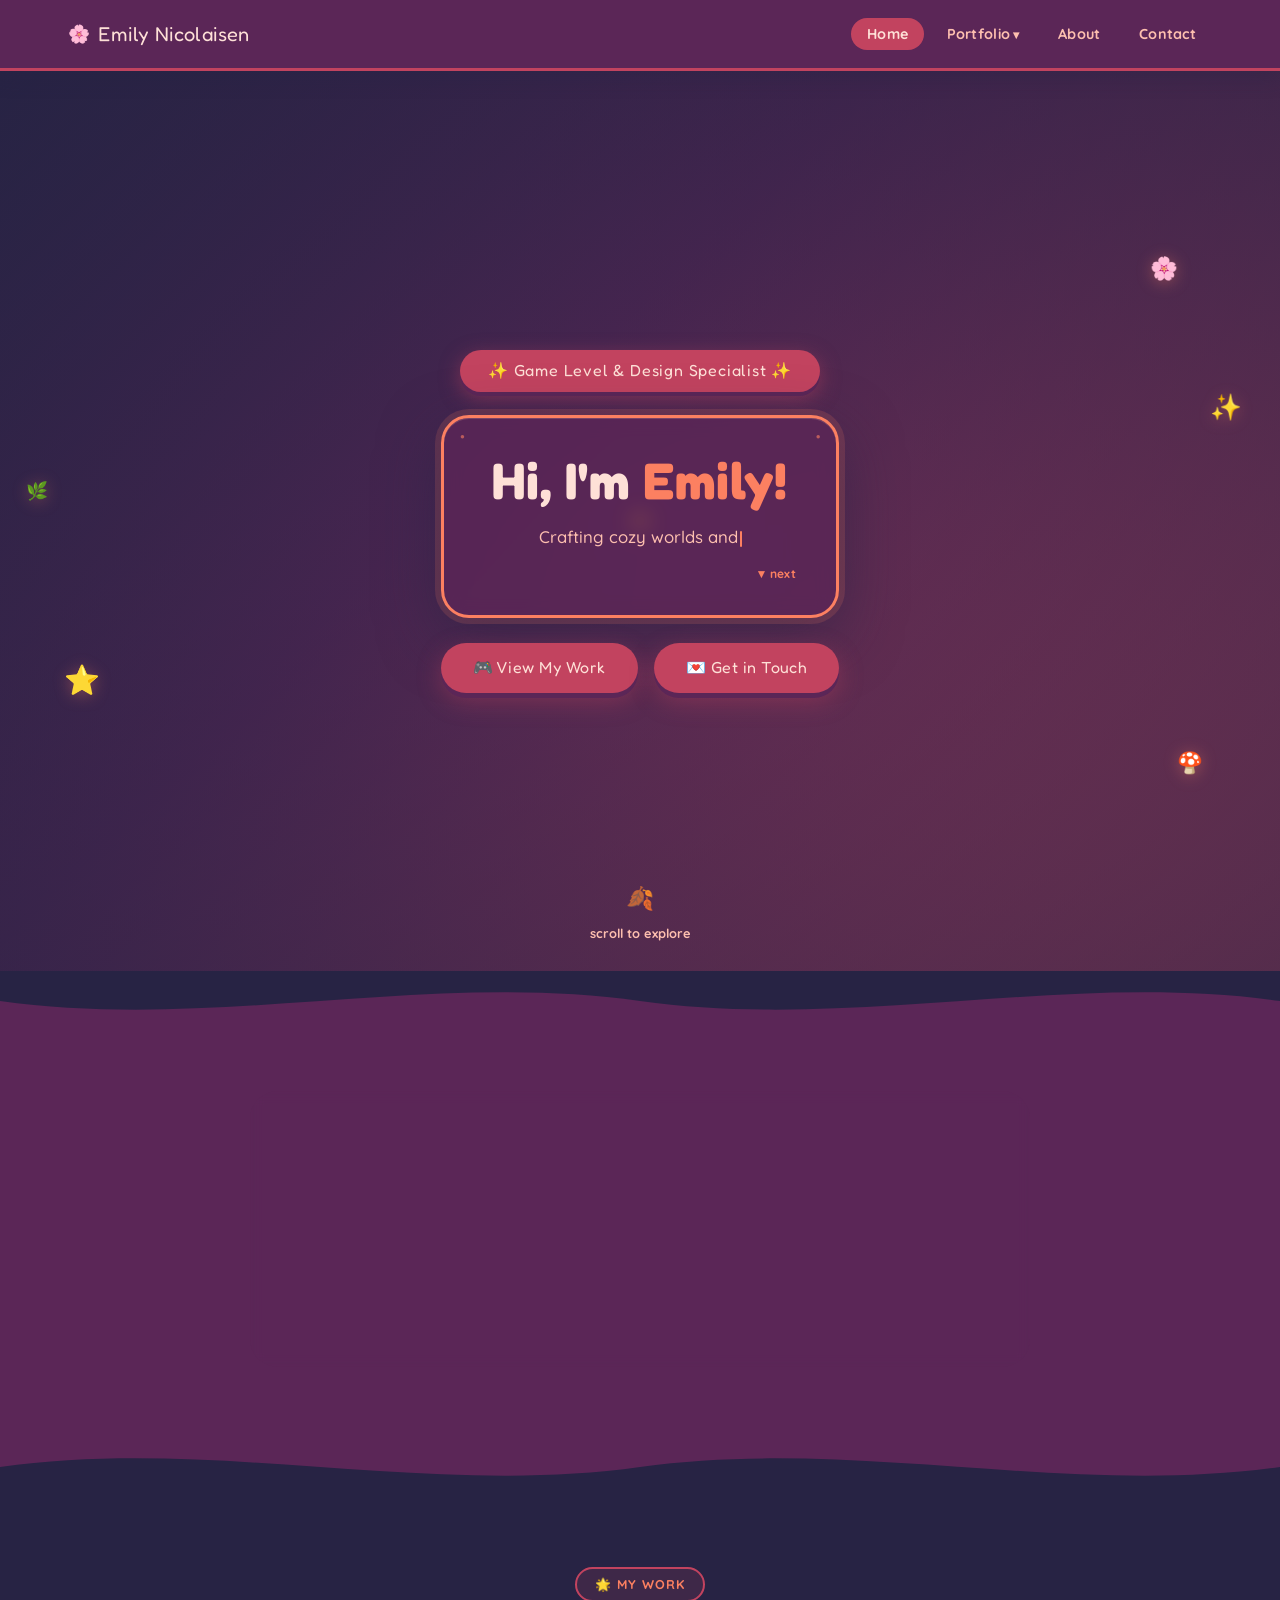
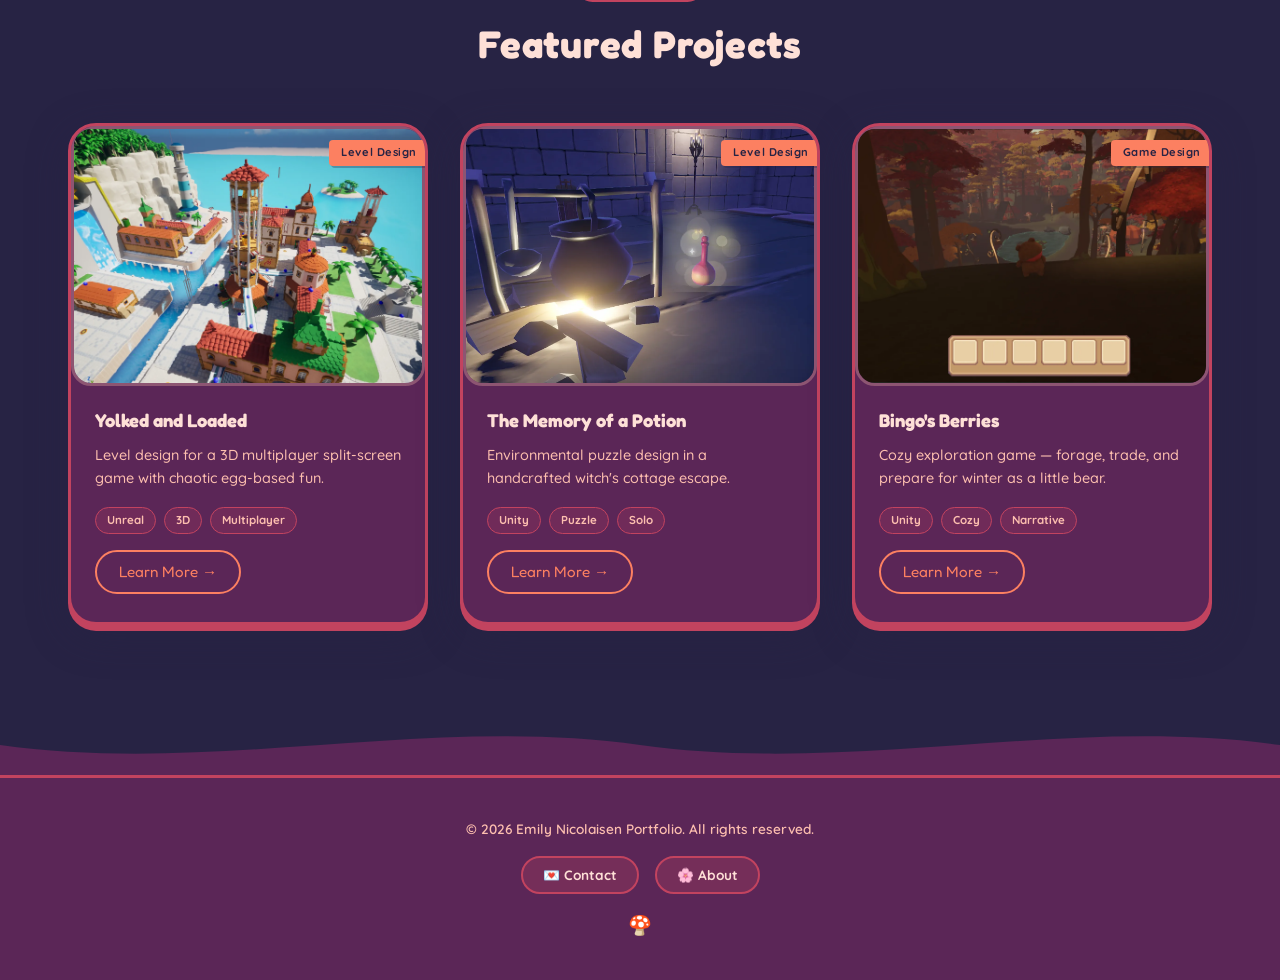
<file: index.html>
<!DOCTYPE html>
<html lang="en">
<head>
    <meta charset="UTF-8">
    <meta name="viewport" content="width=device-width, initial-scale=1.0">
    <title>Emily Nicolaisen — Game Designer</title>
    <link rel="stylesheet" href="style.css">
    <style>
    /* ═══════════════════════════════════════════════
       INDEX-ONLY STYLES  |  shared styles → style.css
    ═══════════════════════════════════════════════ */

    .video-hero {
        position: relative;
        min-height: 100vh;
        display: flex;
        align-items: center;
        justify-content: center;
        overflow: hidden;
        /* FIX: gradient background replaces the local video file */
        background: linear-gradient(135deg, #272344 0%, #5B2657 40%, #C2435F 100%);
    }

    .video-overlay {
        position: absolute; inset: 0; z-index: 2;
        background: radial-gradient(ellipse at center, rgba(39,35,68,0.3) 0%, rgba(39,35,68,0.7) 100%);
    }

    /* Hero floating decos */
    .hero-deco {
        position: absolute; z-index: 3;
        pointer-events: none;
        animation: floatBob ease-in-out infinite;
        filter: drop-shadow(0 2px 8px rgba(252,128,97,0.4));
    }
    .hero-deco:nth-child(1) { top:10%; left:6%;  font-size:2rem;   animation-duration:4.2s; animation-delay:0s;    }
    .hero-deco:nth-child(2) { top:20%; right:8%; font-size:1.4rem; animation-duration:5.1s; animation-delay:-1.5s; }
    .hero-deco:nth-child(3) { top:65%; left:5%;  font-size:1.8rem; animation-duration:3.8s; animation-delay:-0.8s; }
    .hero-deco:nth-child(4) { top:75%; right:6%; font-size:1.3rem; animation-duration:4.6s; animation-delay:-2.2s; }
    .hero-deco:nth-child(5) { top:45%; left:2%;  font-size:1.1rem; animation-duration:5.4s; animation-delay:-3s;   }
    .hero-deco:nth-child(6) { top:35%; right:3%; font-size:1.6rem; animation-duration:4s;   animation-delay:-1s;   }

    .hero-content {
        position: relative; z-index: 4;
        display: flex; flex-direction: column; align-items: center;
        gap: 1.5rem; padding: 0 24px; max-width: 800px; text-align: center;
    }
    .hero-badge {
        background: var(--magenta); color: var(--soft);
        font-family: var(--display); font-size: 1rem;
        padding: 8px 28px; border-radius: var(--radius-pill);
        letter-spacing: 0.05em;
        box-shadow: 0 4px 0 var(--purple), 0 6px 20px rgba(194,67,95,0.5);
        animation: popIn 0.5s cubic-bezier(0.34,1.56,0.64,1) both;
    }
    .hero-dialogue {
        background: rgba(91,38,87,0.82);
        border: 3px solid var(--coral);
        border-radius: var(--radius-lg);
        padding: 2rem 2.5rem;
        backdrop-filter: blur(10px);
        box-shadow: 0 0 0 6px rgba(252,128,97,0.15),
                    0 20px 60px rgba(39,35,68,0.6),
                    inset 0 1px 0 rgba(253,191,175,0.2);
        position: relative; width: 100%;
        animation: popIn 0.5s cubic-bezier(0.34,1.56,0.64,1) 0.1s both;
    }
    .hero-dialogue::before,
    .hero-dialogue::after {
        content: '●'; position: absolute;
        color: var(--coral); font-size: 0.5rem; opacity: 0.6;
    }
    .hero-dialogue::before { top:12px; left:16px; }
    .hero-dialogue::after  { top:12px; right:16px; }

    .hero-title {
        font-family: var(--display);
        font-size: clamp(1.8rem, 5vw, 3.2rem);
        color: var(--soft); letter-spacing: 0.02em;
        line-height: 1.2; margin-bottom: 0.75rem;
    }
    .hero-title span { color: var(--coral); }
    .hero-subtitle {
        font-family: var(--body); font-size: 1.05rem;
        color: var(--blush); font-weight: 500;
        line-height: 1.7; min-height: 1.7em;
    }
    .typewriter-cursor {
        display: inline-block; width: 2px; height: 1em;
        background: var(--coral); vertical-align: text-bottom;
        margin-left: 2px; border-radius: 2px;
        animation: blink 0.8s step-end infinite;
    }
    .dialogue-next {
        display: block; text-align: right; margin-top: 0.75rem;
        font-size: 0.75rem; color: var(--coral); font-weight: 700;
        animation: blink 1s step-end infinite;
    }
    .hero-buttons {
        display: flex; gap: 1rem; justify-content: center; flex-wrap: wrap;
        animation: popIn 0.5s cubic-bezier(0.34,1.56,0.64,1) 0.3s both;
    }

    /* FIX: scroll hint — remove conflicting transform, use left+translateX only */
    .scroll-hint {
        position: absolute; bottom: 28px; left: 50%;
        transform: translateX(-50%); z-index: 4;
        font-family: var(--body); font-weight: 700;
        font-size: 0.8rem; color: var(--blush);
        display: flex; flex-direction: column; align-items: center; gap: 6px;
        animation: fadeSlideUp 1s ease 1s both; white-space: nowrap;
    }
    .scroll-hint span { font-size: 1.4rem; animation: floatBob 1.4s ease-in-out infinite; }

    /* Character card */
    .character-section { background: var(--purple); padding: 60px 0 70px; }
    .character-card {
        background: rgba(39,35,68,0.6);
        border: 3px solid var(--coral); border-radius: var(--radius-lg);
        padding: 2.5rem; display: grid; grid-template-columns: auto 1fr;
        gap: 2.5rem; align-items: center; max-width: 780px; margin: 0 auto;
        box-shadow: 0 0 0 8px rgba(252,128,97,0.1), 0 20px 60px rgba(39,35,68,0.5);
        backdrop-filter: blur(6px);
    }
    .char-avatar {
        width: 110px; height: 110px;
        background: linear-gradient(135deg, var(--magenta), var(--coral));
        border-radius: 50%; border: 4px solid var(--soft);
        display: flex; align-items: center; justify-content: center;
        font-size: 3.2rem; flex-shrink: 0;
        box-shadow: 0 6px 24px rgba(194,67,95,0.4);
        animation: floatBob 4s ease-in-out infinite;
    }
    .char-info h3 { font-family: var(--display); font-size: 1.6rem; color: var(--soft); margin-bottom: 0.25rem; }
    .char-role {
        font-family: var(--body); font-weight: 700; font-size: 0.85rem;
        color: var(--coral); margin-bottom: 1rem;
        letter-spacing: 0.05em; text-transform: uppercase;
    }
    .char-stats { display: flex; flex-wrap: wrap; gap: 0.6rem; margin-bottom: 1rem; }
    .xp-row { display: flex; align-items: center; gap: 10px; }
    .xp-label { font-family: var(--body); font-weight: 700; font-size: 0.75rem; color: var(--coral); white-space: nowrap; }
    .xp-bar {
        flex: 1; height: 12px; background: rgba(91,38,87,0.8);
        border-radius: var(--radius-pill); border: 2px solid var(--magenta); overflow: hidden;
    }
    .xp-fill {
        height: 100%;
        background: linear-gradient(90deg, var(--magenta), var(--coral));
        border-radius: var(--radius-pill); width: 0%;
        transition: width 1.2s cubic-bezier(0.22,1,0.36,1) 0.3s;
        box-shadow: 0 0 8px var(--coral);
    }

    /* Featured section */
    .featured { background: var(--indigo); padding: 70px 0 90px; }
    .section-header { text-align: center; margin-bottom: 3rem; }
    .section-label {
        display: block; font-family: var(--body); font-weight: 700;
        font-size: 0.8rem; color: var(--coral);
        background: rgba(194,67,95,0.15); border: 2px solid var(--magenta);
        border-radius: var(--radius-pill); padding: 5px 18px;
        letter-spacing: 0.08em; text-transform: uppercase; margin-bottom: 0.75rem;
        width: fit-content; margin-left: auto; margin-right: auto;
    }
    .section-title {
        font-family: var(--display); font-size: clamp(1.6rem,4vw,2.4rem);
        color: var(--soft); letter-spacing: 0.02em;
    }
    .projects-grid {
        display: grid;
        grid-template-columns: repeat(auto-fit, minmax(300px,1fr));
        gap: 2rem;
    }
    .project-card {
        background: var(--purple); border: 3px solid var(--magenta);
        border-radius: var(--radius-lg); overflow: hidden; position: relative;
        transition: transform 0.22s cubic-bezier(0.34,1.56,0.64,1), box-shadow 0.22s;
        box-shadow: 0 6px 0 var(--magenta), 0 10px 40px rgba(39,35,68,0.4);
    }
    .project-card:hover {
        transform: translateY(-8px) rotate(-0.5deg);
        box-shadow: 0 14px 0 var(--magenta), 0 20px 50px rgba(39,35,68,0.5);
    }
    .card-ribbon {
        position: absolute; top: 14px; right: -8px;
        background: var(--coral); color: var(--indigo);
        font-family: var(--body); font-weight: 700; font-size: 0.7rem;
        padding: 4px 16px 4px 12px; border-radius: 4px 0 0 4px;
        letter-spacing: 0.05em; box-shadow: 2px 2px 0 rgba(39,35,68,0.3); z-index: 1;
    }
    .card-ribbon::after {
        content: ''; position: absolute; right: -8px; top: 0;
        border-top: 13px solid var(--coral); border-right: 8px solid transparent;
    }
    .project-card .project-image {
        width: 100%; height: 180px;
        display: flex; align-items: center; justify-content: center;
        font-size: 3rem; position: relative; overflow: hidden;
    }
    .project-card .project-image::after {
        content: ''; position: absolute; inset: 0;
        background: linear-gradient(to bottom, transparent 50%, rgba(91,38,87,0.6) 100%);
    }
    .project-card-body { padding: 1.25rem 1.5rem 1.75rem; }
    .project-card h3 { font-family: var(--display); font-size: 1.15rem; color: var(--soft); margin-bottom: 0.5rem; }
    .project-card p { font-family: var(--body); font-weight: 500; font-size: 0.9rem; color: var(--blush); line-height: 1.6; margin-bottom: 1.1rem; }
    .project-tag {
        background: rgba(194,67,95,0.2); border: 1.5px solid var(--magenta);
        border-radius: var(--radius-pill); padding: 3px 11px;
        font-family: var(--body); font-weight: 700; font-size: 0.72rem; color: var(--blush);
    }

    @media (max-width: 768px) {
        .character-card { grid-template-columns: 1fr; text-align: center; }
        .char-avatar { margin: 0 auto; }
        .char-stats  { justify-content: center; }
    }
    @media (max-width: 480px) {
        .hero-dialogue { padding: 1.5rem; }
        .hero-title    { font-size: 1.6rem; }
    }
    </style>
</head>
<body>

    <div id="cozy-cursor">⭐</div>

    <nav class="navbar">
        <div class="nav-container">
            <a href="index" class="logo">Emily Nicolaisen</a>
            <ul class="nav-menu">
                <li><a href="index" class="nav-link active">Home</a></li>
                <li class="nav-dropdown">
                    <a href="portfolio" class="nav-link">Portfolio</a>
                    <ul class="dropdown-menu">
                        <li><a href="YolkedAndLoaded"    class="dropdown-link">🥚 Yolked and Loaded</a></li>
                        <li><a href="TheMemoryOfAPotion" class="dropdown-link">🧪 The Memory of a Potion</a></li>
                        <li><a href="Dragepust"          class="dropdown-link">🐉 Dragepust — Rød Sjø</a></li>
                        <li><a href="BingosBerries"      class="dropdown-link">🐻 Bingo's Berries</a></li>
                        <li><a href="GameJams"           class="dropdown-link">🎮 Game Jams</a></li>
                    </ul>
                </li>
                <li><a href="about"   class="nav-link">About</a></li>
                <li><a href="contact" class="nav-link">Contact</a></li>
            </ul>
        </div>
    </nav>

    <section class="video-hero">
        <div class="video-overlay"></div>

        <div class="hero-deco">🌸</div>
        <div class="hero-deco">⭐</div>
        <div class="hero-deco">🍄</div>
        <div class="hero-deco">🌿</div>
        <div class="hero-deco">✨</div>
        <div class="hero-deco">🌼</div>

        <div class="hero-content">
            <div class="hero-badge">✨ Game Level & Design Specialist ✨</div>
            <div class="hero-dialogue">
                <h1 class="hero-title">Hi, I'm <span>Emily!</span></h1>
                <p class="hero-subtitle" id="typewriter-text"><span class="typewriter-cursor"></span></p>
                <span class="dialogue-next">▼ next</span>
            </div>
            <div class="hero-buttons">
                <a href="portfolio" class="btn btn-primary">🎮 View My Work</a>
               <a href="contact" class="btn btn-primary">💌 Get in Touch</a>
            </div>
        </div>

        <div class="scroll-hint">
            <span>🍂</span>
            scroll to explore
        </div>
    </section>

    <svg viewBox="0 0 1440 60" xmlns="http://www.w3.org/2000/svg" preserveAspectRatio="none" style="display:block;width:100%;height:60px;background:#272344;">
        <path d="M0,30 C240,60 480,0 720,30 C960,60 1200,0 1440,30 L1440,60 L0,60 Z" fill="#5B2657"/>
    </svg>

    <section class="character-section">
        <div class="container">
            <div class="character-card" id="char-card">
               <img src="Photos/EmilyProfile.webp" alt="Emily Nicolaisen" class="char-avatar" style="object-fit:cover;">
                <div class="char-info">
                    <h3>Emily Nicolaisen</h3>
                    <p class="char-role">🗺️ Level Designer &amp; Game Designer</p>
                    <div class="char-stats">
                        <div class="stat-pill">🎮 5 Projects Shipped</div>
                        <div class="stat-pill">🗺️ 10+ Levels Designed</div>
                        <div class="stat-pill">🏆 2 Game Jams</div>
                        <div class="stat-pill">🛠️ Unity &amp; Unreal</div>
                    </div>
                    <div class="xp-row">
                        <span class="xp-label">LVL XP</span>
                        <div class="xp-bar"><div class="xp-fill" id="xp-fill" data-width="78%"></div></div>
                        <span class="xp-label">78%</span>
                    </div>
                </div>
            </div>
        </div>
    </section>

    <svg viewBox="0 0 1440 60" xmlns="http://www.w3.org/2000/svg" preserveAspectRatio="none" style="display:block;width:100%;height:60px;background:#5B2657;">
        <path d="M0,30 C240,0 480,60 720,30 C960,0 1200,60 1440,30 L1440,60 L0,60 Z" fill="#272344"/>
    </svg>

    <section class="featured">
        <div class="container">
            <div class="section-header">
                <span class="section-label">🌟 My Work</span>
                <h2 class="section-title">Featured Projects</h2>
            </div>
            <div class="projects-grid">

                <div class="project-card">
                    <div class="card-ribbon">Level Design</div>
                    <img src="Photos/YolkedAndLoadedProfile.webp" alt="Yolked and Loaded" class="portfolio-image" style="object-fit:cover;">
                    <div class="project-card-body">
                        <h3>Yolked and Loaded</h3>
                        <p>Level design for a 3D multiplayer split-screen game with chaotic egg-based fun.</p>
                        <div class="project-tags">
                            <span class="project-tag">Unreal</span>
                            <span class="project-tag">3D</span>
                            <span class="project-tag">Multiplayer</span>
                        </div>
                        <a href="YolkedAndLoaded" class="card-link">Learn More →</a>
                    </div>
                </div>

                <div class="project-card">
                    <div class="card-ribbon">Level Design</div>
                    <img src="Photos/TheMemoryOfAPotionProfile.webp" alt="The Memory of a Potion" class="portfolio-image" style="object-fit:cover;">
                    <div class="project-card-body">
                        <h3>The Memory of a Potion</h3>
                        <p>Environmental puzzle design in a handcrafted witch's cottage escape.</p>
                        <div class="project-tags">
                            <span class="project-tag">Unity</span>
                            <span class="project-tag">Puzzle</span>
                            <span class="project-tag">Solo</span>
                        </div>
                        <a href="TheMemoryOfAPotion" class="card-link">Learn More →</a>
                    </div>
                </div>

                <div class="project-card">
                    <div class="card-ribbon">Game Design</div>
                    <img src="Photos/BingosBerriesProfile2.webp" alt="Bingo's Berries" class="portfolio-image" style="object-fit:cover;">
                    <div class="project-card-body">
                        <h3>Bingo's Berries</h3>
                        <p>Cozy exploration game — forage, trade, and prepare for winter as a little bear.</p>
                        <div class="project-tags">
                            <span class="project-tag">Unity</span>
                            <span class="project-tag">Cozy</span>
                            <span class="project-tag">Narrative</span>
                        </div>
                        <a href="BingosBerries" class="card-link">Learn More →</a>
                    </div>
                </div>

            </div>
        </div>
    </section>

    <svg viewBox="0 0 1440 60" xmlns="http://www.w3.org/2000/svg" preserveAspectRatio="none" style="display:block;width:100%;height:60px;background:#272344;">
        <path d="M0,30 C240,60 480,0 720,30 C960,60 1200,0 1440,30 L1440,60 L0,60 Z" fill="#5B2657"/>
    </svg>

    <footer class="footer">
        <div class="footer-inner">
            <p>© 2026 Emily Nicolaisen Portfolio. All rights reserved.</p>
            <div class="footer-links">
                <a href="contact">💌 Contact</a>
                <a href="about">🌸 About</a>
            </div>
            <span class="footer-heart">🍄</span>
        </div>
    </footer>

    <script>
    const phrases = [
        'Crafting cozy worlds and joyful gameplay 🌿',
        'Building levels that tell warm stories ✨',
        'Turning ideas into playable spaces 🗺️',
        'Designing games with heart and care 🍓',
    ];
    const el = document.getElementById('typewriter-text');
    const cursorEl = el.querySelector('.typewriter-cursor');
    let pi = 0, ci = 0, deleting = false;
    const textNode = document.createTextNode('');
    el.insertBefore(textNode, cursorEl);
    function type() {
        const phrase = phrases[pi];
        if (!deleting) {
            textNode.textContent = phrase.slice(0, ci + 1); ci++;
            if (ci === phrase.length) { deleting = true; setTimeout(type, 2000); return; }
        } else {
            textNode.textContent = phrase.slice(0, ci - 1); ci--;
            if (ci === 0) { deleting = false; pi = (pi + 1) % phrases.length; setTimeout(type, 400); return; }
        }
        setTimeout(type, deleting ? 35 : 60);
    }
    type();

    const xpObserver = new IntersectionObserver(entries => {
        entries.forEach(entry => {
            if (entry.isIntersecting) {
                const fill = document.getElementById('xp-fill');
                if (fill) fill.style.width = fill.dataset.width;
                xpObserver.disconnect();
            }
        });
    }, { threshold: 0.5 });
    const charCard = document.getElementById('char-card');
    if (charCard) xpObserver.observe(charCard);
    </script>
    <script src="cozy.js"></script>
</body>
</html>
</file>
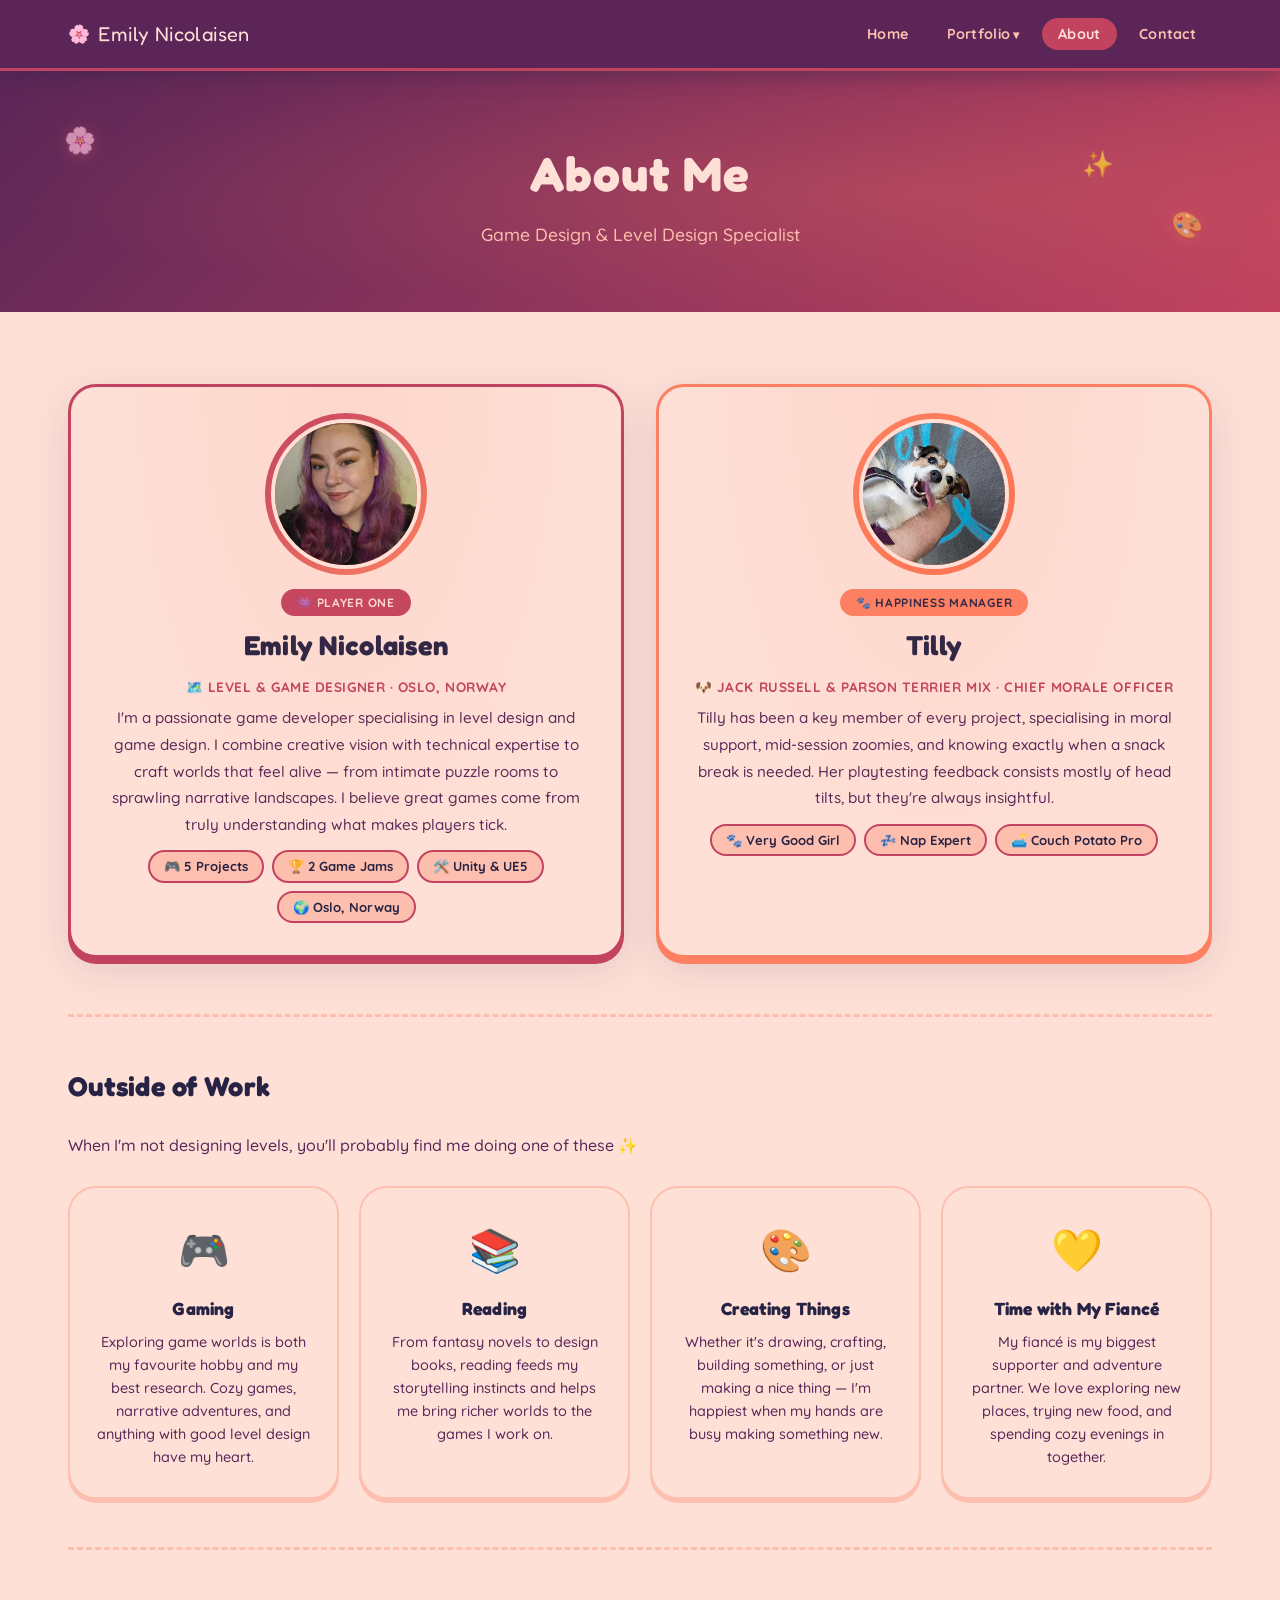
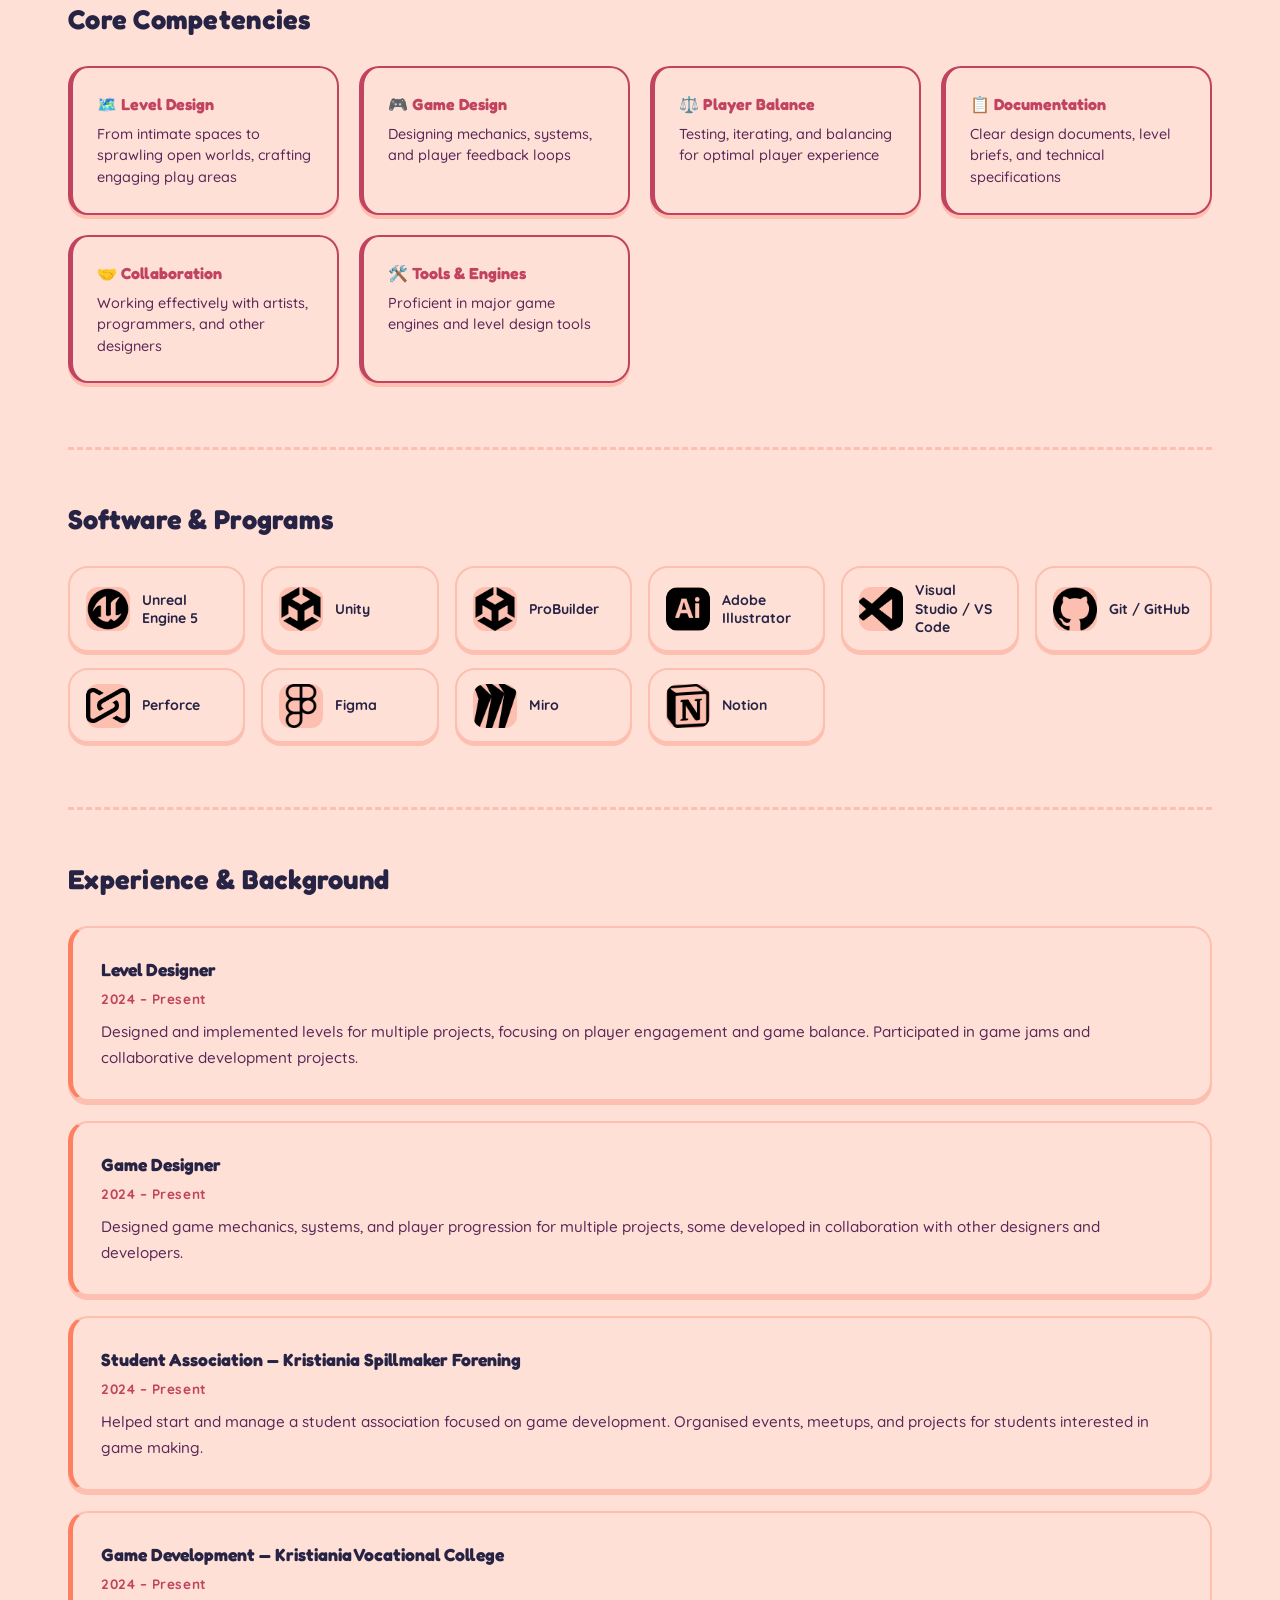
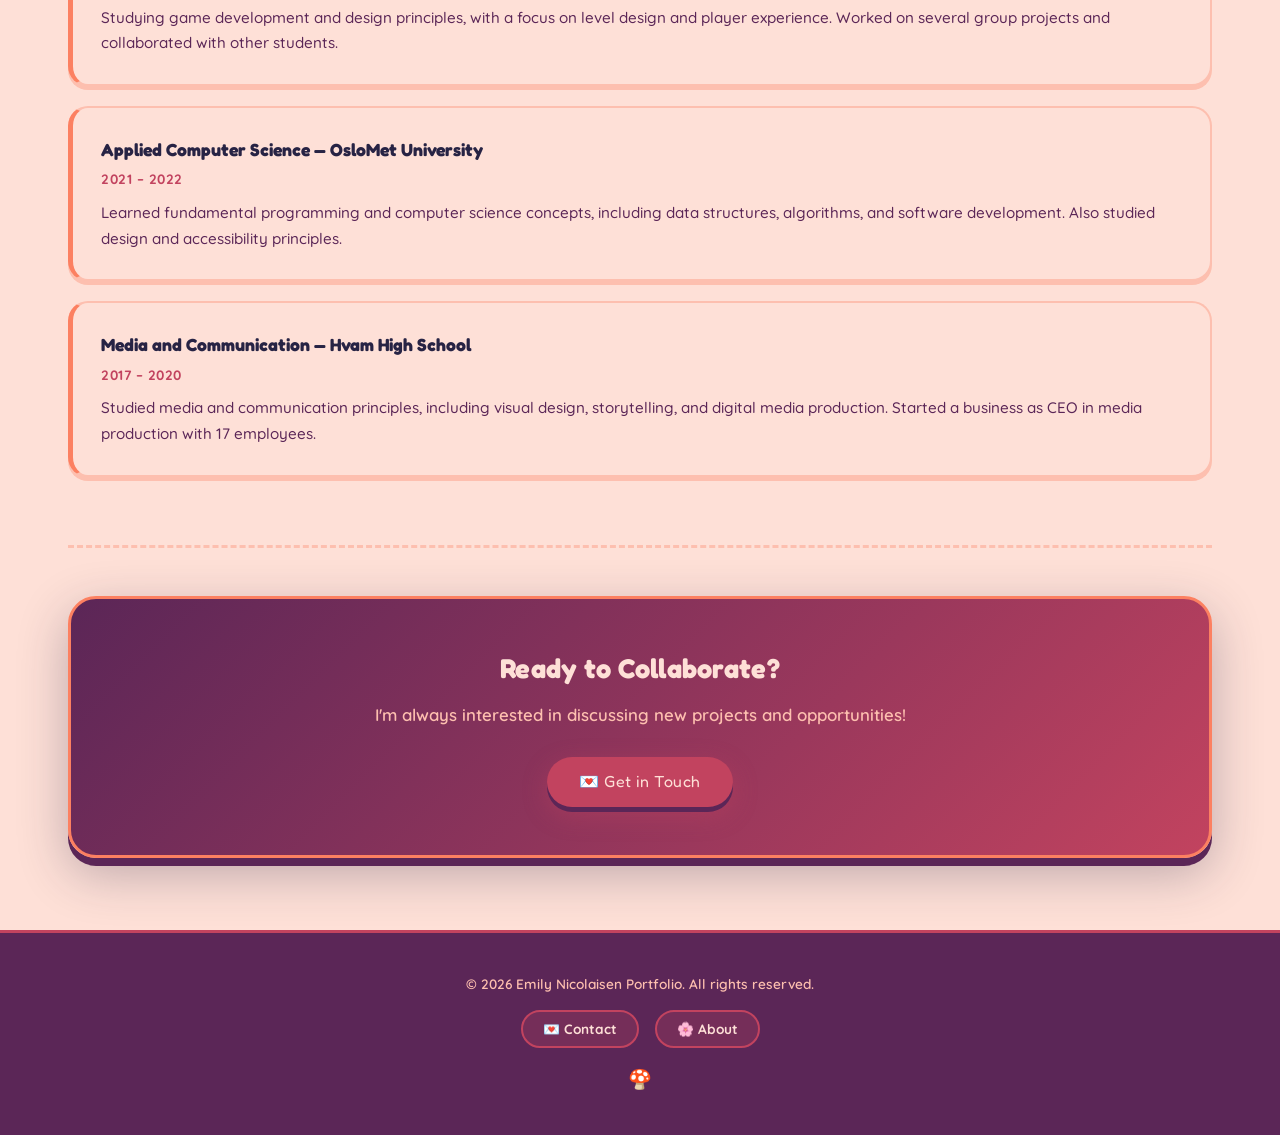
<file: about.html>
<!DOCTYPE html>
<html lang="en">
<head>
    <meta charset="UTF-8">
    <meta name="viewport" content="width=device-width, initial-scale=1.0">
    <title>About — Emily Nicolaisen</title>
    <link rel="stylesheet" href="style.css">
</head>
<body>

    <div id="cozy-cursor">⭐</div>

    <nav class="navbar">
        <div class="nav-container">
            <a href="index" class="logo">Emily Nicolaisen</a>
            <ul class="nav-menu">
                <li><a href="index" class="nav-link">Home</a></li>
                <li class="nav-dropdown">
                    <a href="portfolio" class="nav-link">Portfolio</a>
                    <ul class="dropdown-menu">
                        <li><a href="YolkedAndLoaded"    class="dropdown-link">🥚 Yolked and Loaded</a></li>
                        <li><a href="TheMemoryOfAPotion" class="dropdown-link">🧪 The Memory of a Potion</a></li>
                        <li><a href="Dragepust"          class="dropdown-link">🐉 Dragepust — Rød Sjø</a></li>
                        <li><a href="BingosBerries"      class="dropdown-link">🐻 Bingo's Berries</a></li>
                        <li><a href="GameJams"           class="dropdown-link">🎮 Game Jams</a></li>
                    </ul>
                </li>
                <li><a href="about"   class="nav-link active">About</a></li>
                <li><a href="contact" class="nav-link">Contact</a></li>
            </ul>
        </div>
    </nav>

    <section class="page-header">
        <div class="deco" style="top:20%;left:5%;animation-duration:4.5s;">🌸</div>
        <div class="deco" style="top:55%;right:6%;animation-duration:5.2s;animation-delay:-1.6s;">🎨</div>
        <div class="deco" style="top:30%;right:13%;animation-duration:3.7s;animation-delay:-0.9s;">✨</div>
        <div class="container">
            <h1>About Me</h1>
            <p>Game Design &amp; Level Design Specialist</p>
        </div>
    </section>

    <section class="about-section">
        <div class="container">
            <div class="about-content">

                <div class="meet-grid">

                    <div class="meet-card" id="emily-card">
                        <div class="meet-photo-wrap">
                            <img src="Photos/EmilyProfile.webp" alt="Emily Nicolaisen" class="meet-photo">
                            <div class="meet-photo-ring"></div>
                        </div>
                        <div class="meet-info">
                            <div class="meet-badge">👾 Player One</div>
                            <h2>Emily Nicolaisen</h2>
                            <p class="meet-role">🗺️ Level &amp; Game Designer · Oslo, Norway</p>
                            <p class="meet-bio">I'm a passionate game developer specialising in level design and game design. I combine creative vision with technical expertise to craft worlds that feel alive — from intimate puzzle rooms to sprawling narrative landscapes. I believe great games come from truly understanding what makes players tick.</p>
                            <div class="meet-tags">
                                <span class="stat-pill">🎮 5 Projects</span>
                                <span class="stat-pill">🏆 2 Game Jams</span>
                                <span class="stat-pill">🛠️ Unity &amp; UE5</span>
                                <span class="stat-pill">🌍 Oslo, Norway</span>
                            </div>
                        </div>
                    </div>

                    <div class="meet-card tilly-card">
                        <div class="meet-photo-wrap">
                            <img src="Photos/Tilly.webp" alt="Tilly the dog" class="meet-photo">
                            <div class="meet-photo-ring tilly-ring"></div>
                        </div>
                        <div class="meet-info">
                            <div class="meet-badge tilly-badge">🐾 Happiness Manager</div>
                            <h2>Tilly</h2>
                            <p class="meet-role">🐶 Jack Russell &amp; Parson Terrier Mix · Chief Morale Officer</p>
                            <p class="meet-bio">Tilly has been a key member of every project, specialising in moral support, mid-session zoomies, and knowing exactly when a snack break is needed. Her playtesting feedback consists mostly of head tilts, but they're always insightful.</p>
                            <div class="meet-tags">
                                <span class="stat-pill">🐾 Very Good Girl</span>
                                <span class="stat-pill">💤 Nap Expert</span>
                                <span class="stat-pill">🛋️ Couch Potato Pro</span>
                            </div>
                        </div>
                    </div>

                </div>

                <hr class="section-divider">

                <div class="hobbies-section">
                    <h3>Outside of Work</h3>
                    <p class="hobbies-intro">When I'm not designing levels, you'll probably find me doing one of these ✨</p>
                    <div class="hobbies-grid">
                        <div class="hobby-card">
                            <div class="hobby-icon">🎮</div>
                            <h4>Gaming</h4>
                            <p>Exploring game worlds is both my favourite hobby and my best research. Cozy games, narrative adventures, and anything with good level design have my heart.</p>
                        </div>
                        <div class="hobby-card">
                            <div class="hobby-icon">📚</div>
                            <h4>Reading</h4>
                            <p>From fantasy novels to design books, reading feeds my storytelling instincts and helps me bring richer worlds to the games I work on.</p>
                        </div>
                        <div class="hobby-card">
                            <div class="hobby-icon">🎨</div>
                            <h4>Creating Things</h4>
                            <p>Whether it's drawing, crafting, building something, or just making a nice thing — I'm happiest when my hands are busy making something new.</p>
                        </div>
                        <div class="hobby-card">
                            <div class="hobby-icon">💛</div>
                            <h4>Time with My Fiancé</h4>
                            <p>My fiancé is my biggest supporter and adventure partner. We love exploring new places, trying new food, and spending cozy evenings in together.</p>
                        </div>
                    </div>
                </div>

                <hr class="section-divider">

                <div class="skills-section">
                    <h3>Core Competencies</h3>
                    <div class="skills-grid">
                        <div class="skill"><h4>🗺️ Level Design</h4><p>From intimate spaces to sprawling open worlds, crafting engaging play areas</p></div>
                        <div class="skill"><h4>🎮 Game Design</h4><p>Designing mechanics, systems, and player feedback loops</p></div>
                        <div class="skill"><h4>⚖️ Player Balance</h4><p>Testing, iterating, and balancing for optimal player experience</p></div>
                        <div class="skill"><h4>📋 Documentation</h4><p>Clear design documents, level briefs, and technical specifications</p></div>
                        <div class="skill"><h4>🤝 Collaboration</h4><p>Working effectively with artists, programmers, and other designers</p></div>
                        <div class="skill"><h4>🛠️ Tools &amp; Engines</h4><p>Proficient in major game engines and level design tools</p></div>
                    </div>
                </div>

                <hr class="section-divider">

                <div class="programs-section">
                    <h3>Software &amp; Programs</h3>
                    <div class="programs-grid">
                        <div class="prog-card"><div class="prog-logo"><img src="Photos/UnrealBlackLogo.webp" alt="Unreal Engine"></div><div class="prog-name">Unreal Engine 5</div></div>
                        <div class="prog-card"><div class="prog-logo"><img src="Photos/UnityBlackLogo.webp" alt="Unity"></div><div class="prog-name">Unity</div></div>
                        <div class="prog-card"><div class="prog-logo"><img src="Photos/UnityBlackLogo.webp" alt="ProBuilder"></div><div class="prog-name">ProBuilder</div></div>
                        <div class="prog-card"><div class="prog-logo"><img src="Photos/IllustratorBlackLogo.webp" alt="Illustrator"></div><div class="prog-name">Adobe Illustrator</div></div>
                        <div class="prog-card"><div class="prog-logo"><img src="Photos/VisualStudioBlackLogo.webp" alt="Visual Studio"></div><div class="prog-name">Visual Studio / VS Code</div></div>
                        <div class="prog-card"><div class="prog-logo"><img src="Photos/GithubBlackLogo.webp" alt="Git"></div><div class="prog-name">Git / GitHub</div></div>
                        <div class="prog-card"><div class="prog-logo"><img src="Photos/PerforceBlackLogo.webp" alt="Perforce"></div><div class="prog-name">Perforce</div></div>
                        <div class="prog-card"><div class="prog-logo"><img src="Photos/FigmaBlackLogo.webp" alt="Figma"></div><div class="prog-name">Figma</div></div>
                        <div class="prog-card"><div class="prog-logo"><img src="Photos/MiroBlackLogo.webp" alt="Miro"></div><div class="prog-name">Miro</div></div>
                        <div class="prog-card"><div class="prog-logo"><img src="Photos/NotionBlackLogo.webp" alt="Notion"></div><div class="prog-name">Notion</div></div>
                    </div>
                </div>

                <hr class="section-divider">

                <div class="experience-section">
                    <h3>Experience &amp; Background</h3>
                    <div class="experience-item">
                        <h4>Level Designer</h4>
                        <span class="experience-date">2024 – Present</span>
                        <p>Designed and implemented levels for multiple projects, focusing on player engagement and game balance. Participated in game jams and collaborative development projects.</p>
                    </div>
                    <div class="experience-item">
                        <h4>Game Designer</h4>
                        <span class="experience-date">2024 – Present</span>
                        <p>Designed game mechanics, systems, and player progression for multiple projects, some developed in collaboration with other designers and developers.</p>
                    </div>
                    <div class="experience-item">
                        <h4>Student Association — Kristiania Spillmaker Forening</h4>
                        <span class="experience-date">2024 – Present</span>
                        <p>Helped start and manage a student association focused on game development. Organised events, meetups, and projects for students interested in game making.</p>
                    </div>
                    <div class="experience-item">
                        <h4>Game Development — Kristiania Vocational College</h4>
                        <span class="experience-date">2024 – Present</span>
                        <p>Studying game development and design principles, with a focus on level design and player experience. Worked on several group projects and collaborated with other students.</p>
                    </div>
                    <div class="experience-item">
                        <h4>Applied Computer Science — OsloMet University</h4>
                        <span class="experience-date">2021 – 2022</span>
                        <p>Learned fundamental programming and computer science concepts, including data structures, algorithms, and software development. Also studied design and accessibility principles.</p>
                    </div>
                    <div class="experience-item">
                        <h4>Media and Communication — Hvam High School</h4>
                        <span class="experience-date">2017 – 2020</span>
                        <p>Studied media and communication principles, including visual design, storytelling, and digital media production. Started a business as CEO in media production with 17 employees.</p>
                    </div>
                </div>

                <hr class="section-divider">

                <div class="cta-section">
                    <h3>Ready to Collaborate?</h3>
                    <p>I'm always interested in discussing new projects and opportunities!</p>
                    <a href="contact" class="btn btn-primary">💌 Get in Touch</a>
                </div>

            </div>
        </div>
    </section>

    <footer class="footer">
        <div class="container">
            <p>© 2026 Emily Nicolaisen Portfolio. All rights reserved.</p>
            <div class="footer-links">
                <a href="contact">💌 Contact</a>
                <a href="about">🌸 About</a>
            </div>
            <span class="footer-heart">🍄</span>
        </div>
    </footer>

    <script src="cozy.js"></script>
</body>
</html>
</file>
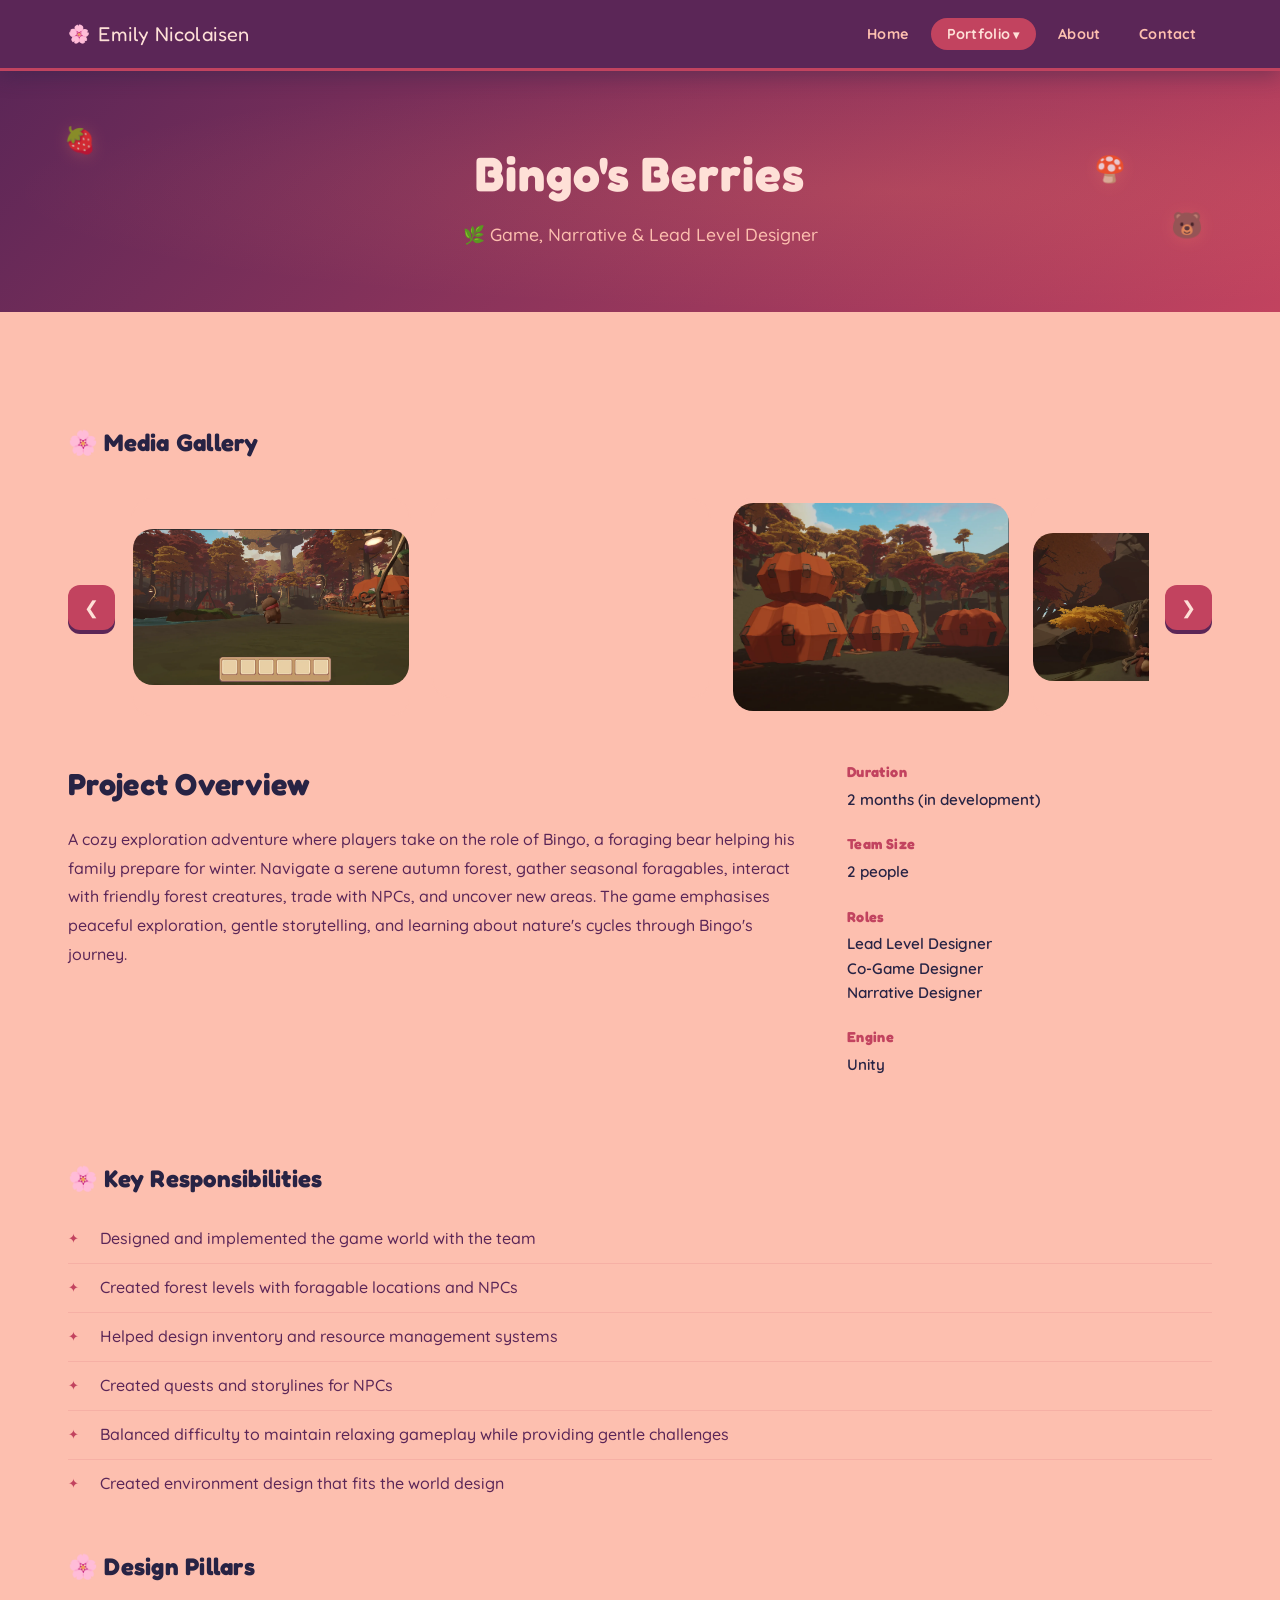
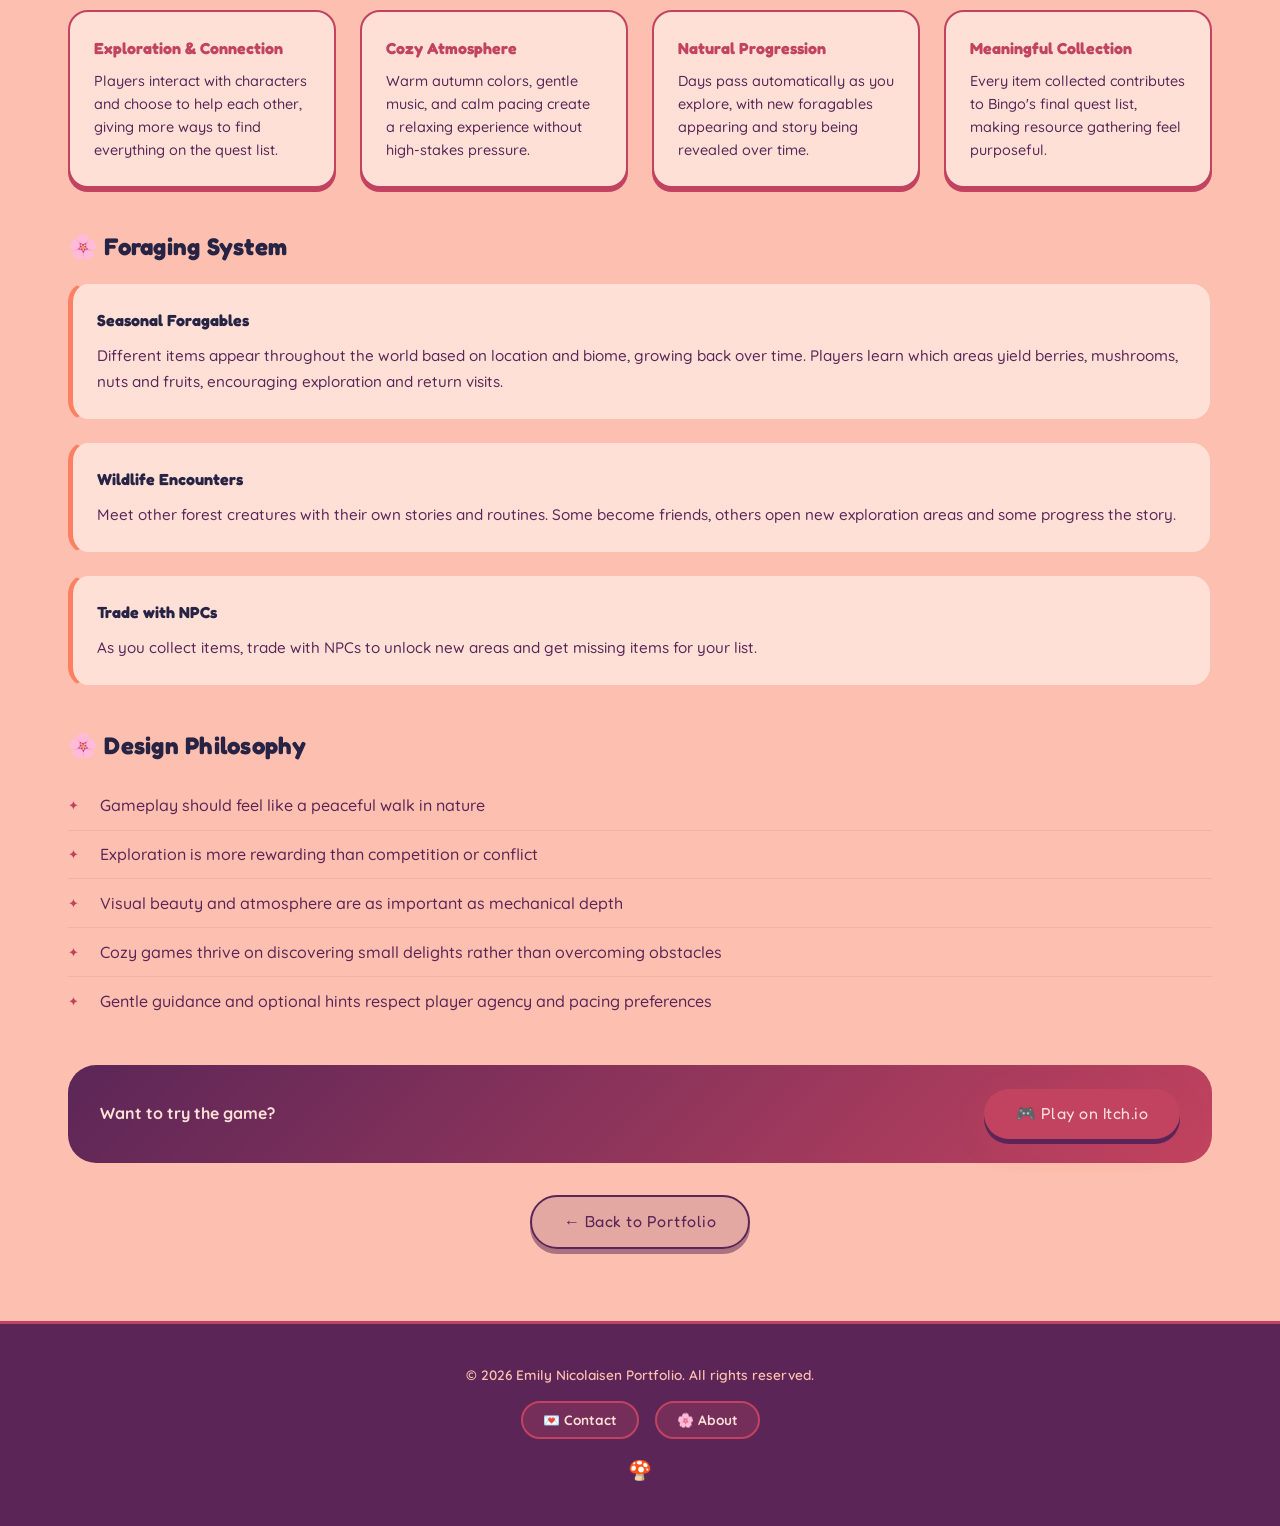
<file: BingosBerries.html>
<!DOCTYPE html>
<html lang="en">
<head>
    <meta charset="UTF-8">
    <meta name="viewport" content="width=device-width, initial-scale=1.0">
    <title>Bingo's Berries — Emily Nicolaisen</title>
    <link rel="stylesheet" href="style.css">
</head>
<body>

    <div id="cozy-cursor">⭐</div>

    <nav class="navbar">
        <div class="nav-container">
            <a href="index" class="logo">Emily Nicolaisen</a>
            <ul class="nav-menu">
                <li><a href="index" class="nav-link">Home</a></li>
                <li class="nav-dropdown">
                    <a href="portfolio" class="nav-link active">Portfolio</a>
                    <ul class="dropdown-menu">
                        <li><a href="YolkedAndLoaded"    class="dropdown-link">🥚 Yolked and Loaded</a></li>
                        <li><a href="TheMemoryOfAPotion" class="dropdown-link">🧪 The Memory of a Potion</a></li>
                        <li><a href="Dragepust"          class="dropdown-link">🐉 Dragepust — Rød Sjø</a></li>
                        <li><a href="BingosBerries"      class="dropdown-link active">🐻 Bingo's Berries</a></li>
                        <li><a href="GameJams"           class="dropdown-link">🎮 Game Jams</a></li>
                    </ul>
                </li>
                <li><a href="about"   class="nav-link">About</a></li>
                <li><a href="contact" class="nav-link">Contact</a></li>
            </ul>
        </div>
    </nav>

    <section class="page-header">
        <div class="deco" style="top:20%;left:5%;animation-duration:4.4s;">🍓</div>
        <div class="deco" style="top:55%;right:6%;animation-duration:5.1s;animation-delay:-1.3s;">🐻</div>
        <div class="deco" style="top:32%;right:12%;animation-duration:3.9s;animation-delay:-2.4s;">🍄</div>
        <div class="container">
            <h1>Bingo's Berries</h1>
            <p>🌿 Game, Narrative &amp; Lead Level Designer</p>
        </div>
    </section>

    <section class="project-detail">
        <div class="container">

            <h3>Media Gallery</h3>
            <div class="gallery-container">
                <button class="gallery-btn prev-btn" aria-label="Previous">❮</button>
                <div class="media-gallery">
                    <div class="media-item"><a href="Photos/BingosBerriesScreenshot (1).webp" class="media-link"><img src="Photos/BingosBerriesScreenshot (1).webp" alt="Screenshot 1"></a></div>
                    <iframe width="560" height="315" src="https://www.youtube.com/embed/gGxCVZHoDCE" frameborder="0" allowfullscreen></iframe>
                    <div class="media-item"><a href="Photos/BingosBerriesScreenshot (2).webp" class="media-link"><img src="Photos/BingosBerriesScreenshot (2).webp" alt="Screenshot 2"></a></div>
                    <div class="media-item"><a href="Photos/BingosBerriesScreenshot (3).webp" class="media-link"><img src="Photos/BingosBerriesScreenshot (3).webp" alt="Screenshot 3"></a></div>
                    <div class="media-item"><a href="Photos/BingosBerriesScreenshot (4).webp" class="media-link"><img src="Photos/BingosBerriesScreenshot (4).webp" alt="Screenshot 4"></a></div>
                    <div class="media-item"><a href="Photos/BingosBerriesScreenshot (5).webp" class="media-link"><img src="Photos/BingosBerriesScreenshot (5).webp" alt="Screenshot 5"></a></div>
                </div>
                <button class="gallery-btn next-btn" aria-label="Next">❯</button>
            </div>

            <div class="project-header-info">
                <div class="project-overview">
                    <h2>Project Overview</h2>
                    <p>A cozy exploration adventure where players take on the role of Bingo, a foraging bear helping his family prepare for winter. Navigate a serene autumn forest, gather seasonal foragables, interact with friendly forest creatures, trade with NPCs, and uncover new areas. The game emphasises peaceful exploration, gentle storytelling, and learning about nature's cycles through Bingo's journey.</p>
                </div>
                <div class="project-meta">
                    <div class="meta-item"><h4>Duration</h4><p>2 months (in development)</p></div>
                    <div class="meta-item"><h4>Team Size</h4><p>2 people</p></div>
                    <div class="meta-item"><h4>Roles</h4><p>Lead Level Designer</p><p>Co-Game Designer</p><p>Narrative Designer</p></div>
                    <div class="meta-item"><h4>Engine</h4><p>Unity</p></div>
                </div>
            </div>

            <div class="project-content">
                <h3>Key Responsibilities</h3>
                <ul class="responsibility-list">
                    <li>Designed and implemented the game world with the team</li>
                    <li>Created forest levels with foragable locations and NPCs</li>
                    <li>Helped design inventory and resource management systems</li>
                    <li>Created quests and storylines for NPCs</li>
                    <li>Balanced difficulty to maintain relaxing gameplay while providing gentle challenges</li>
                    <li>Created environment design that fits the world design</li>
                </ul>

                <h3>Design Pillars</h3>
                <div class="highlights-grid">
                    <div class="highlight-card">
                        <h4>Exploration &amp; Connection</h4>
                        <p>Players interact with characters and choose to help each other, giving more ways to find everything on the quest list.</p>
                    </div>
                    <div class="highlight-card">
                        <h4>Cozy Atmosphere</h4>
                        <p>Warm autumn colors, gentle music, and calm pacing create a relaxing experience without high-stakes pressure.</p>
                    </div>
                    <div class="highlight-card">
                        <h4>Natural Progression</h4>
                        <p>Days pass automatically as you explore, with new foragables appearing and story being revealed over time.</p>
                    </div>
                    <div class="highlight-card">
                        <h4>Meaningful Collection</h4>
                        <p>Every item collected contributes to Bingo's final quest list, making resource gathering feel purposeful.</p>
                    </div>
                </div>

                <h3>Foraging System</h3>
                <div class="challenge-item">
                    <h4>Seasonal Foragables</h4>
                    <p>Different items appear throughout the world based on location and biome, growing back over time. Players learn which areas yield berries, mushrooms, nuts and fruits, encouraging exploration and return visits.</p>
                </div>
                <div class="challenge-item">
                    <h4>Wildlife Encounters</h4>
                    <p>Meet other forest creatures with their own stories and routines. Some become friends, others open new exploration areas and some progress the story.</p>
                </div>
                <div class="challenge-item">
                    <h4>Trade with NPCs</h4>
                    <p>As you collect items, trade with NPCs to unlock new areas and get missing items for your list.</p>
                </div>

                <h3>Design Philosophy</h3>
                <ul class="lessons-list">
                    <li>Gameplay should feel like a peaceful walk in nature</li>
                    <li>Exploration is more rewarding than competition or conflict</li>
                    <li>Visual beauty and atmosphere are as important as mechanical depth</li>
                    <li>Cozy games thrive on discovering small delights rather than overcoming obstacles</li>
                    <li>Gentle guidance and optional hints respect player agency and pacing preferences</li>
                </ul>
            </div>

            <div class="itch-io-section">
                <p>Want to try the game?</p>
                <a href="https://emilynicolaisen.itch.io" class="btn btn-primary">🎮 Play on Itch.io</a>
            </div>
            <div class="project-nav">
                <a href="portfolio" class="btn btn-secondary">← Back to Portfolio</a>
            </div>

        </div>
    </section>

    <footer class="footer">
        <div class="container">
            <p>© 2026 Emily Nicolaisen Portfolio. All rights reserved.</p>
            <div class="footer-links">
                <a href="contact">💌 Contact</a>
                <a href="about">🌸 About</a>
            </div>
            <span class="footer-heart">🍄</span>
        </div>
    </footer>

    <div id="modal" class="modal">
        <span class="modal-close">&times;</span>
        <img class="modal-content" id="modal-img">
    </div>

    <script>
        document.querySelectorAll('.media-link').forEach(link => {
            link.addEventListener('click', function(e) {
                e.preventDefault();
                document.getElementById('modal').style.display = 'block';
                document.getElementById('modal-img').src = this.getAttribute('href');
            });
        });
        document.querySelector('.modal-close').addEventListener('click', () => {
            document.getElementById('modal').style.display = 'none';
        });
        document.querySelectorAll('.gallery-container').forEach(container => {
            const gallery = container.querySelector('.media-gallery');
            container.querySelector('.prev-btn').addEventListener('click', () => gallery.scrollBy({ left: -300, behavior: 'smooth' }));
            container.querySelector('.next-btn').addEventListener('click', () => gallery.scrollBy({ left:  300, behavior: 'smooth' }));
        });
    </script>
    <script src="cozy.js"></script>
</body>
</html>
</file>
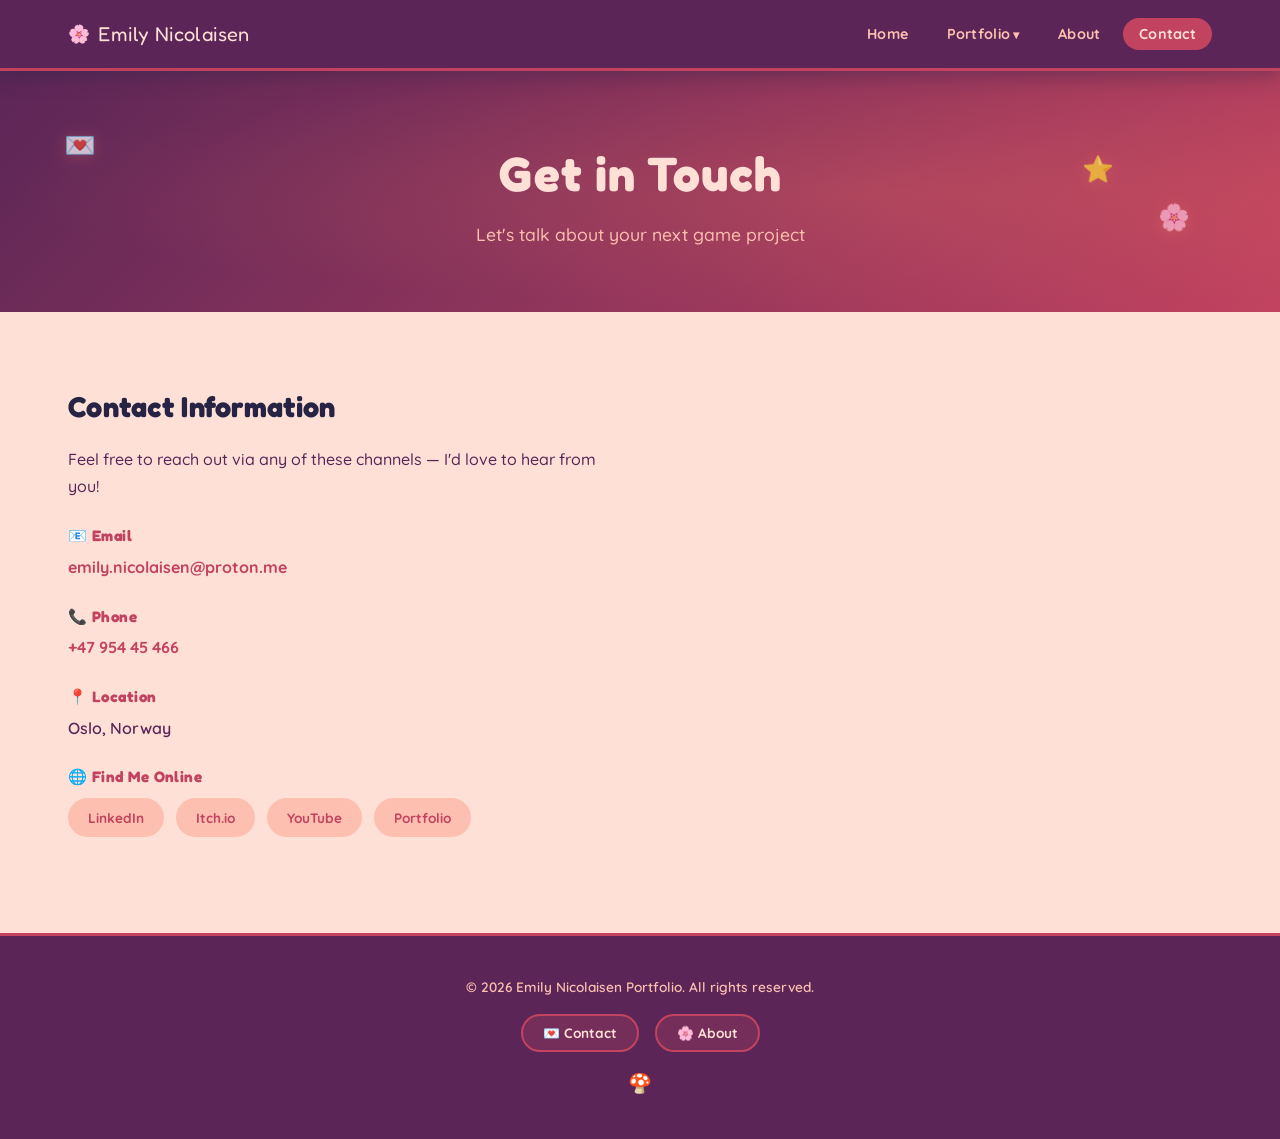
<file: contact.html>
<!DOCTYPE html>
<html lang="en">
<head>
    <meta charset="UTF-8">
    <meta name="viewport" content="width=device-width, initial-scale=1.0">
    <title>Contact — Emily Nicolaisen</title>
    <link rel="stylesheet" href="style.css">
</head>
<body>

    <div id="cozy-cursor">⭐</div>

    <nav class="navbar">
        <div class="nav-container">
            <a href="index" class="logo">Emily Nicolaisen</a>
            <ul class="nav-menu">
                <li><a href="index" class="nav-link">Home</a></li>
                <li class="nav-dropdown">
                    <a href="portfolio" class="nav-link">Portfolio</a>
                    <ul class="dropdown-menu">
                        <li><a href="YolkedAndLoaded"    class="dropdown-link">🥚 Yolked and Loaded</a></li>
                        <li><a href="TheMemoryOfAPotion" class="dropdown-link">🧪 The Memory of a Potion</a></li>
                        <li><a href="Dragepust"          class="dropdown-link">🐉 Dragepust — Rød Sjø</a></li>
                        <li><a href="BingosBerries"      class="dropdown-link">🐻 Bingo's Berries</a></li>
                        <li><a href="GameJams"           class="dropdown-link">🎮 Game Jams</a></li>
                    </ul>
                </li>
                <li><a href="about"   class="nav-link">About</a></li>
                <li><a href="contact" class="nav-link active">Contact</a></li>
            </ul>
        </div>
    </nav>

    <section class="page-header">
        <div class="deco" style="top:22%;left:5%;animation-duration:4.3s;">💌</div>
        <div class="deco" style="top:52%;right:7%;animation-duration:5.1s;animation-delay:-1.2s;">🌸</div>
        <div class="deco" style="top:32%;right:13%;animation-duration:3.9s;animation-delay:-2.1s;">⭐</div>
        <div class="container">
            <h1>Get in Touch</h1>
            <p>Let's talk about your next game project</p>
        </div>
    </section>

    <section class="contact-section">
        <div class="container">
            <div class="contact-wrapper">

                <div class="contact-info">
                    <h2>Contact Information</h2>
                    <p>Feel free to reach out via any of these channels — I'd love to hear from you!</p>

                    <div class="info-item">
                        <h4>📧 Email</h4>
                        <p><a href="mailto:emily.nicolaisen@proton.me">emily.nicolaisen@proton.me</a></p>
                    </div>
                    <div class="info-item">
                        <h4>📞 Phone</h4>
                        <p><a href="tel:+4795445466">+47 954 45 466</a></p>
                    </div>
                    <div class="info-item">
                        <h4>📍 Location</h4>
                        <p>Oslo, Norway</p>
                    </div>
                    <div class="info-item">
                        <h4>🌐 Find Me Online</h4>
                        <div class="social-links">
                            <a href="https://www.linkedin.com/in/emily-catalina-lundh-nicolaisen/" class="social-link">LinkedIn</a>
                            <a href="https://emilynicolaisen.itch.io" class="social-link">Itch.io</a>
                            <a href="https://www.youtube.com/channel/UCTyHeyBH4vsppWLL-2VPaxQ" class="social-link">YouTube</a>
                            <a href="https://www.emilynicolaisen.eu" class="social-link">Portfolio</a>
                        </div>
                    </div>
                </div>

            </div>
        </div>
    </section>

    <footer class="footer">
        <div class="container">
            <p>© 2026 Emily Nicolaisen Portfolio. All rights reserved.</p>
            <div class="footer-links">
                <a href="contact">💌 Contact</a>
                <a href="about">🌸 About</a>
            </div>
            <span class="footer-heart">🍄</span>
        </div>
    </footer>

    <script src="cozy.js"></script>
</body>
</html>
</file>
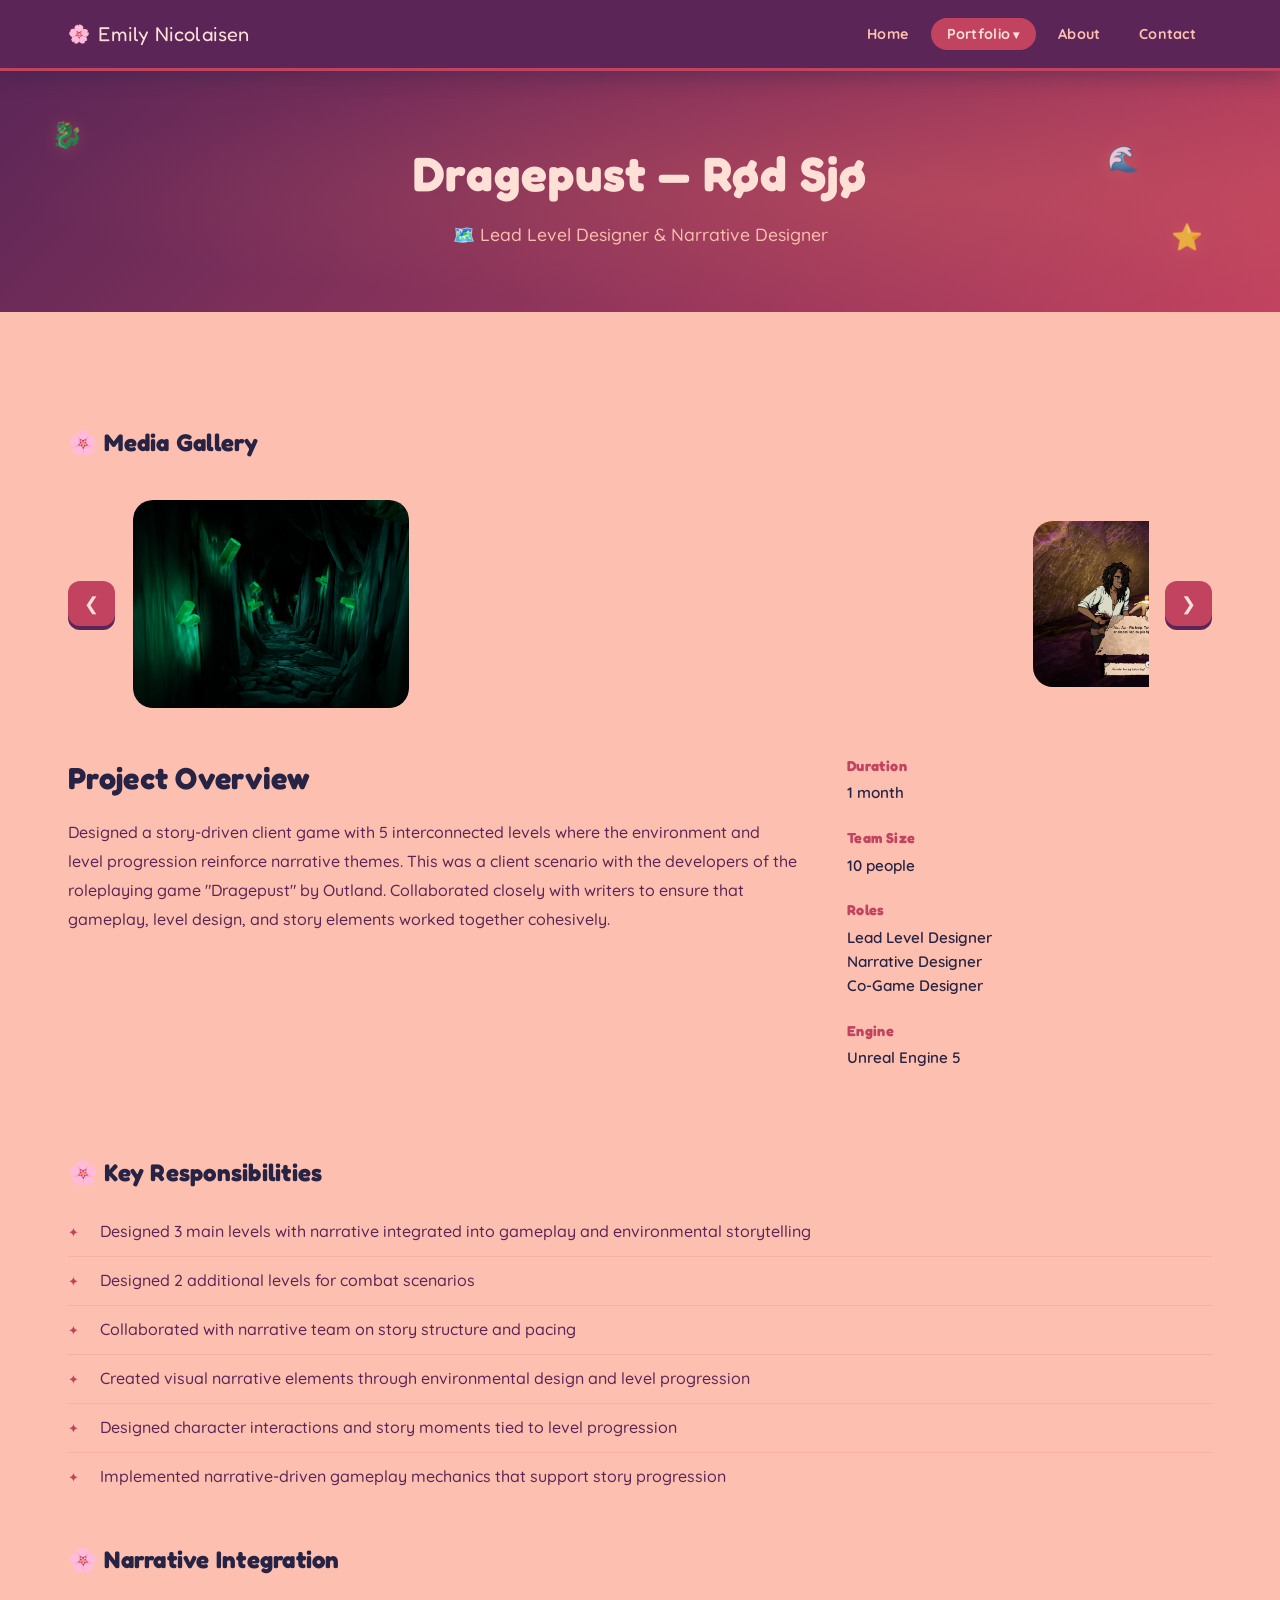
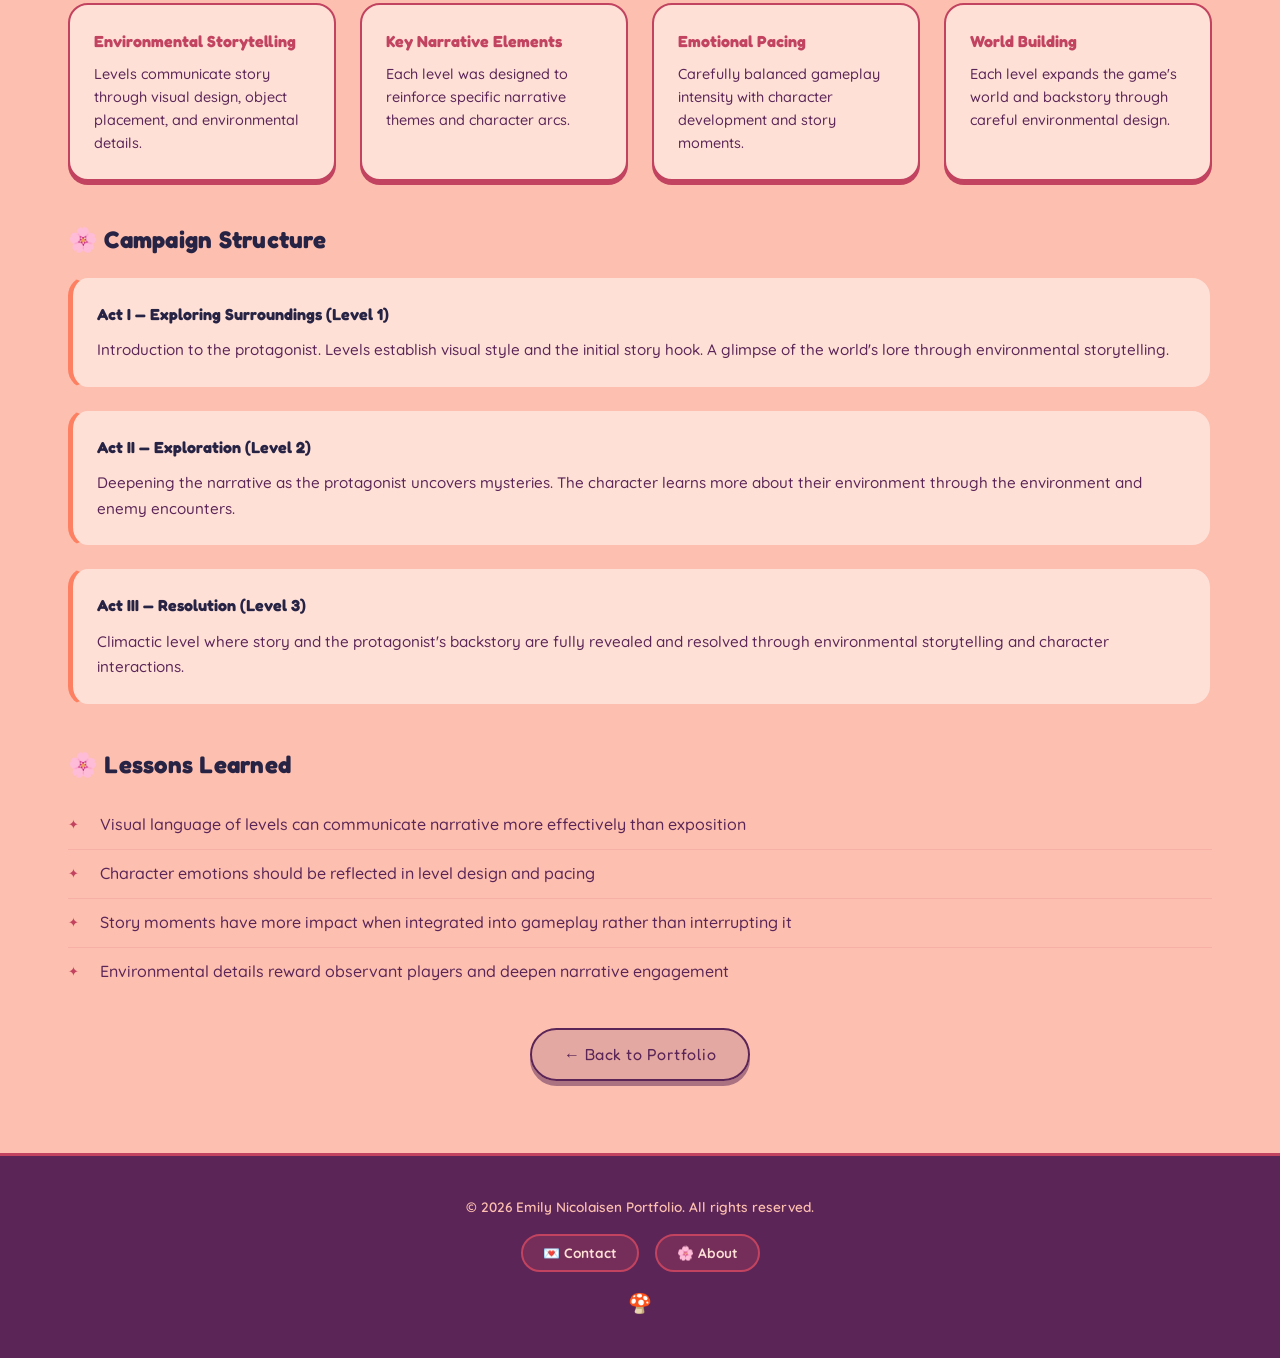
<file: Dragepust.html>
<!DOCTYPE html>
<html lang="en">
<head>
    <meta charset="UTF-8">
    <meta name="viewport" content="width=device-width, initial-scale=1.0">
    <title>Dragepust — Rød Sjø — Emily Nicolaisen</title>
    <link rel="stylesheet" href="style.css">
</head>
<body>

    <div id="cozy-cursor">⭐</div>

    <nav class="navbar">
        <div class="nav-container">
            <a href="index" class="logo">Emily Nicolaisen</a>
            <ul class="nav-menu">
                <li><a href="index" class="nav-link">Home</a></li>
                <li class="nav-dropdown">
                    <a href="portfolio" class="nav-link active">Portfolio</a>
                    <ul class="dropdown-menu">
                        <li><a href="YolkedAndLoaded"    class="dropdown-link">🥚 Yolked and Loaded</a></li>
                        <li><a href="TheMemoryOfAPotion" class="dropdown-link">🧪 The Memory of a Potion</a></li>
                        <li><a href="Dragepust"          class="dropdown-link active">🐉 Dragepust — Rød Sjø</a></li>
                        <li><a href="BingosBerries"      class="dropdown-link">🐻 Bingo's Berries</a></li>
                        <li><a href="GameJams"           class="dropdown-link">🎮 Game Jams</a></li>
                    </ul>
                </li>
                <li><a href="about"   class="nav-link">About</a></li>
                <li><a href="contact" class="nav-link">Contact</a></li>
            </ul>
        </div>
    </nav>

    <section class="page-header">
        <div class="deco" style="top:18%;left:4%;animation-duration:5s;">🐉</div>
        <div class="deco" style="top:60%;right:6%;animation-duration:4.3s;animation-delay:-1.8s;">⭐</div>
        <div class="deco" style="top:28%;right:11%;animation-duration:3.7s;animation-delay:-0.6s;">🌊</div>
        <div class="container">
            <h1>Dragepust — Rød Sjø</h1>
            <p>🗺️ Lead Level Designer &amp; Narrative Designer</p>
        </div>
    </section>

    <section class="project-detail">
        <div class="container">

            <h3>Media Gallery</h3>
            <div class="gallery-container">
                <button class="gallery-btn prev-btn" aria-label="Previous">❮</button>
                <div class="media-gallery">
                    <div class="media-item"><a href="Photos/DragepustScreenshot (1).webp" class="media-link"><img src="Photos/DragepustScreenshot (1).webp" alt="Screenshot 1"></a></div>
                    <iframe width="560" height="315" src="https://www.youtube.com/embed/9S8AcwHFDZQ" frameborder="0" allowfullscreen></iframe>
                    <iframe width="560" height="315" src="https://www.youtube.com/watch?v=qcY5xe7rXUM" frameborder="0" allowfullscreen></iframe>
                     <div class="media-item"><a href="Photos/DragepustScreenshot (2).webp" class="media-link"><img src="Photos/DragepustScreenshot (2).webp" alt="Screenshot 2"></a></div>
                      <div class="media-item"><a href="Photos/DragepustScreenshot (3).webp" class="media-link"><img src="Photos/DragepustScreenshot (3).webp" alt="Screenshot 3"></a></div>
                       <div class="media-item"><a href="Photos/DragepustScreenshot (4).webp" class="media-link"><img src="Photos/DragepustScreenshot (4).webp" alt="Screenshot 4"></a></div>
                        <div class="media-item"><a href="Photos/DragepustScreenshot (5).webp" class="media-link"><img src="Photos/DragepustScreenshot (5).webp" alt="Screenshot 5"></a></div>
                </div>
                <button class="gallery-btn next-btn" aria-label="Next">❯</button>
            </div>

            <div class="project-header-info">
                <div class="project-overview">
                    <h2>Project Overview</h2>
                    <p>Designed a story-driven client game with 5 interconnected levels where the environment and level progression reinforce narrative themes. This was a client scenario with the developers of the roleplaying game "Dragepust" by Outland. Collaborated closely with writers to ensure that gameplay, level design, and story elements worked together cohesively.</p>
                </div>
                <div class="project-meta">
                    <div class="meta-item"><h4>Duration</h4><p>1 month</p></div>
                    <div class="meta-item"><h4>Team Size</h4><p>10 people</p></div>
                    <div class="meta-item"><h4>Roles</h4><p>Lead Level Designer</p><p>Narrative Designer</p><p>Co-Game Designer</p></div>
                    <div class="meta-item"><h4>Engine</h4><p>Unreal Engine 5</p></div>
                </div>
            </div>

            <div class="project-content">
                <h3>Key Responsibilities</h3>
                <ul class="responsibility-list">
                    <li>Designed 3 main levels with narrative integrated into gameplay and environmental storytelling</li>
                    <li>Designed 2 additional levels for combat scenarios</li>
                    <li>Collaborated with narrative team on story structure and pacing</li>
                    <li>Created visual narrative elements through environmental design and level progression</li>
                    <li>Designed character interactions and story moments tied to level progression</li>
                    <li>Implemented narrative-driven gameplay mechanics that support story progression</li>
                </ul>

                <h3>Narrative Integration</h3>
                <div class="highlights-grid">
                    <div class="highlight-card">
                        <h4>Environmental Storytelling</h4>
                        <p>Levels communicate story through visual design, object placement, and environmental details.</p>
                    </div>
                    <div class="highlight-card">
                        <h4>Key Narrative Elements</h4>
                        <p>Each level was designed to reinforce specific narrative themes and character arcs.</p>
                    </div>
                    <div class="highlight-card">
                        <h4>Emotional Pacing</h4>
                        <p>Carefully balanced gameplay intensity with character development and story moments.</p>
                    </div>
                    <div class="highlight-card">
                        <h4>World Building</h4>
                        <p>Each level expands the game's world and backstory through careful environmental design.</p>
                    </div>
                </div>

                <h3>Campaign Structure</h3>
                <div class="challenge-item">
                    <h4>Act I — Exploring Surroundings (Level 1)</h4>
                    <p>Introduction to the protagonist. Levels establish visual style and the initial story hook. A glimpse of the world's lore through environmental storytelling.</p>
                </div>
                <div class="challenge-item">
                    <h4>Act II — Exploration (Level 2)</h4>
                    <p>Deepening the narrative as the protagonist uncovers mysteries. The character learns more about their environment through the environment and enemy encounters.</p>
                </div>
                <div class="challenge-item">
                    <h4>Act III — Resolution (Level 3)</h4>
                    <p>Climactic level where story and the protagonist's backstory are fully revealed and resolved through environmental storytelling and character interactions.</p>
                </div>

                <h3>Lessons Learned</h3>
                <ul class="lessons-list">
                    <li>Visual language of levels can communicate narrative more effectively than exposition</li>
                    <li>Character emotions should be reflected in level design and pacing</li>
                    <li>Story moments have more impact when integrated into gameplay rather than interrupting it</li>
                    <li>Environmental details reward observant players and deepen narrative engagement</li>
                </ul>
            </div>

            <div class="project-nav">
                <a href="portfolio" class="btn btn-secondary">← Back to Portfolio</a>
            </div>

        </div>
    </section>

    <footer class="footer">
        <div class="container">
            <p>© 2026 Emily Nicolaisen Portfolio. All rights reserved.</p>
            <div class="footer-links">
                <a href="contact">💌 Contact</a>
                <a href="about">🌸 About</a>
            </div>
            <span class="footer-heart">🍄</span>
        </div>
    </footer>

    <div id="modal" class="modal">
        <span class="modal-close">&times;</span>
        <img class="modal-content" id="modal-img">
    </div>

    <script>
        document.querySelectorAll('.media-link').forEach(link => {
            link.addEventListener('click', function(e) {
                e.preventDefault();
                document.getElementById('modal').style.display = 'block';
                document.getElementById('modal-img').src = this.getAttribute('href');
            });
        });
        document.querySelector('.modal-close').addEventListener('click', () => {
            document.getElementById('modal').style.display = 'none';
        });
        document.querySelectorAll('.gallery-container').forEach(container => {
            const gallery = container.querySelector('.media-gallery');
            container.querySelector('.prev-btn').addEventListener('click', () => gallery.scrollBy({ left: -300, behavior: 'smooth' }));
            container.querySelector('.next-btn').addEventListener('click', () => gallery.scrollBy({ left:  300, behavior: 'smooth' }));
        });
    </script>
    <script src="cozy.js"></script>
</body>
</html>
</file>
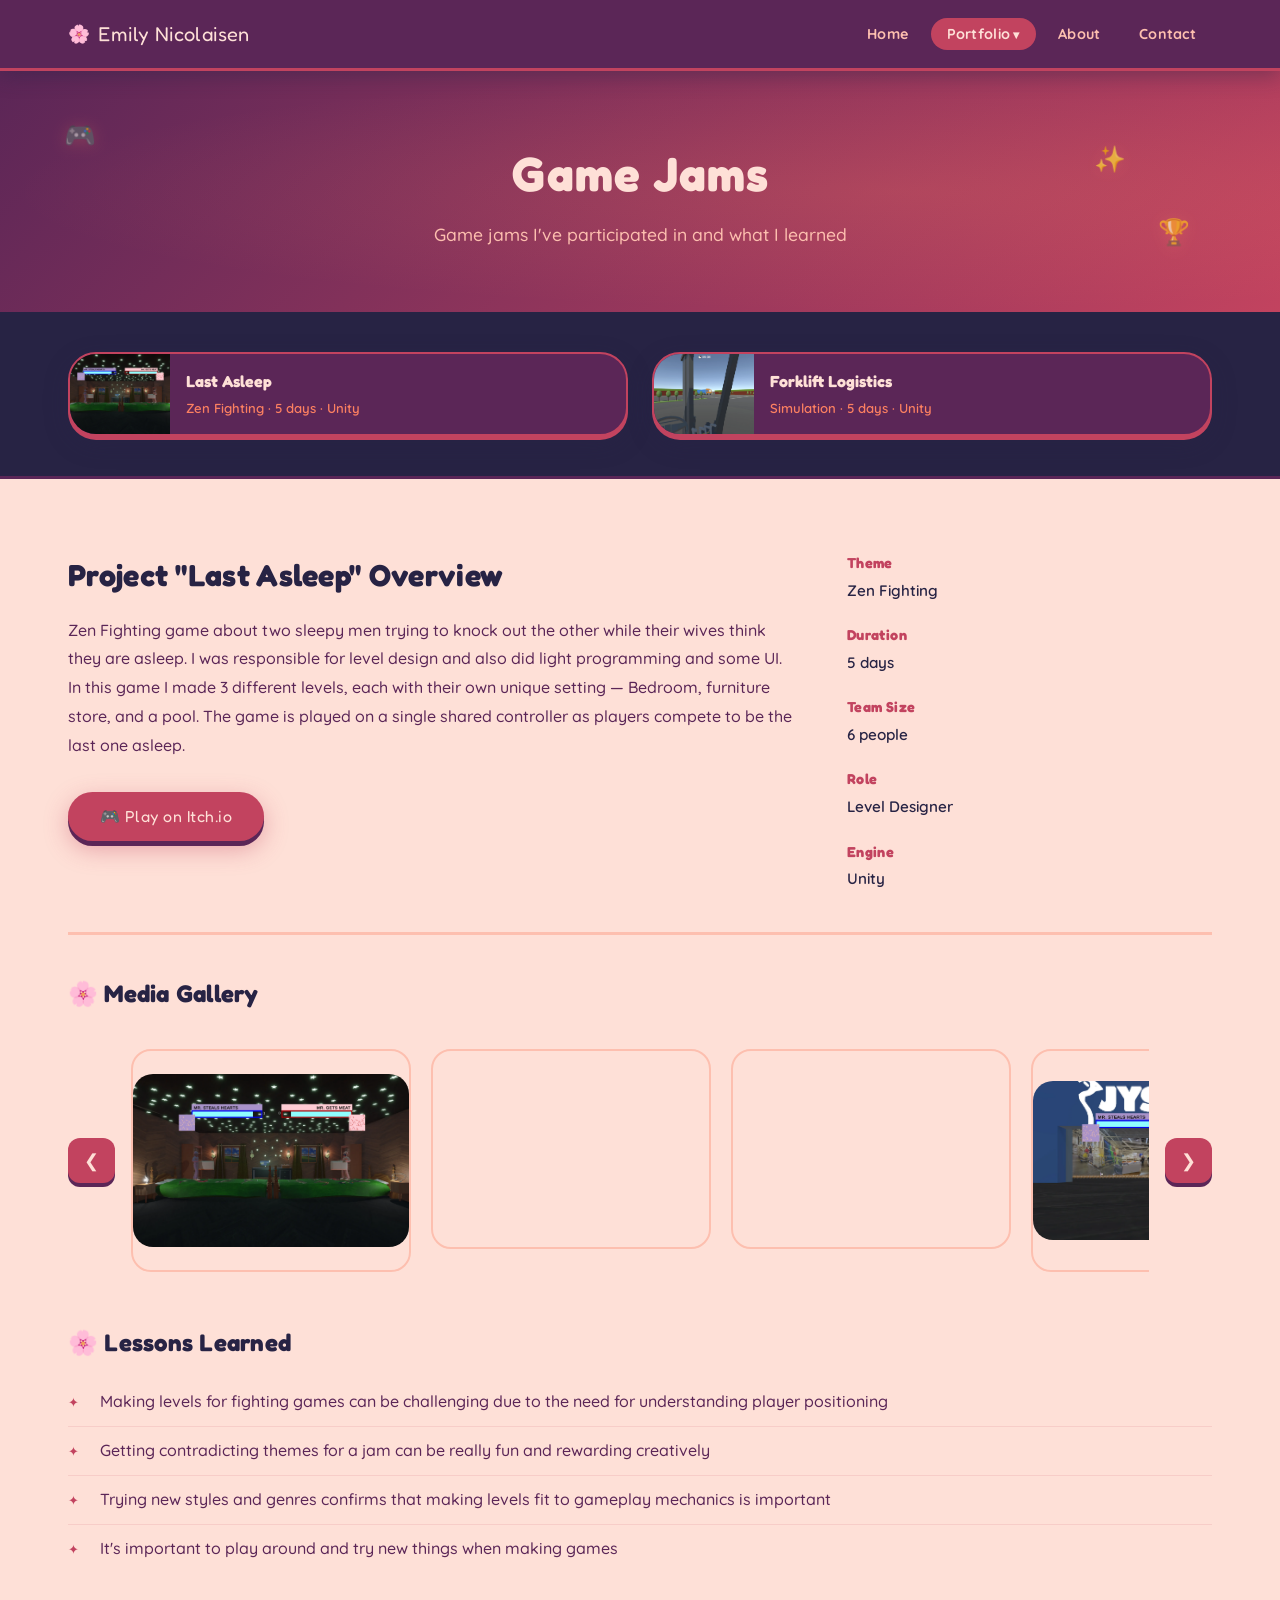
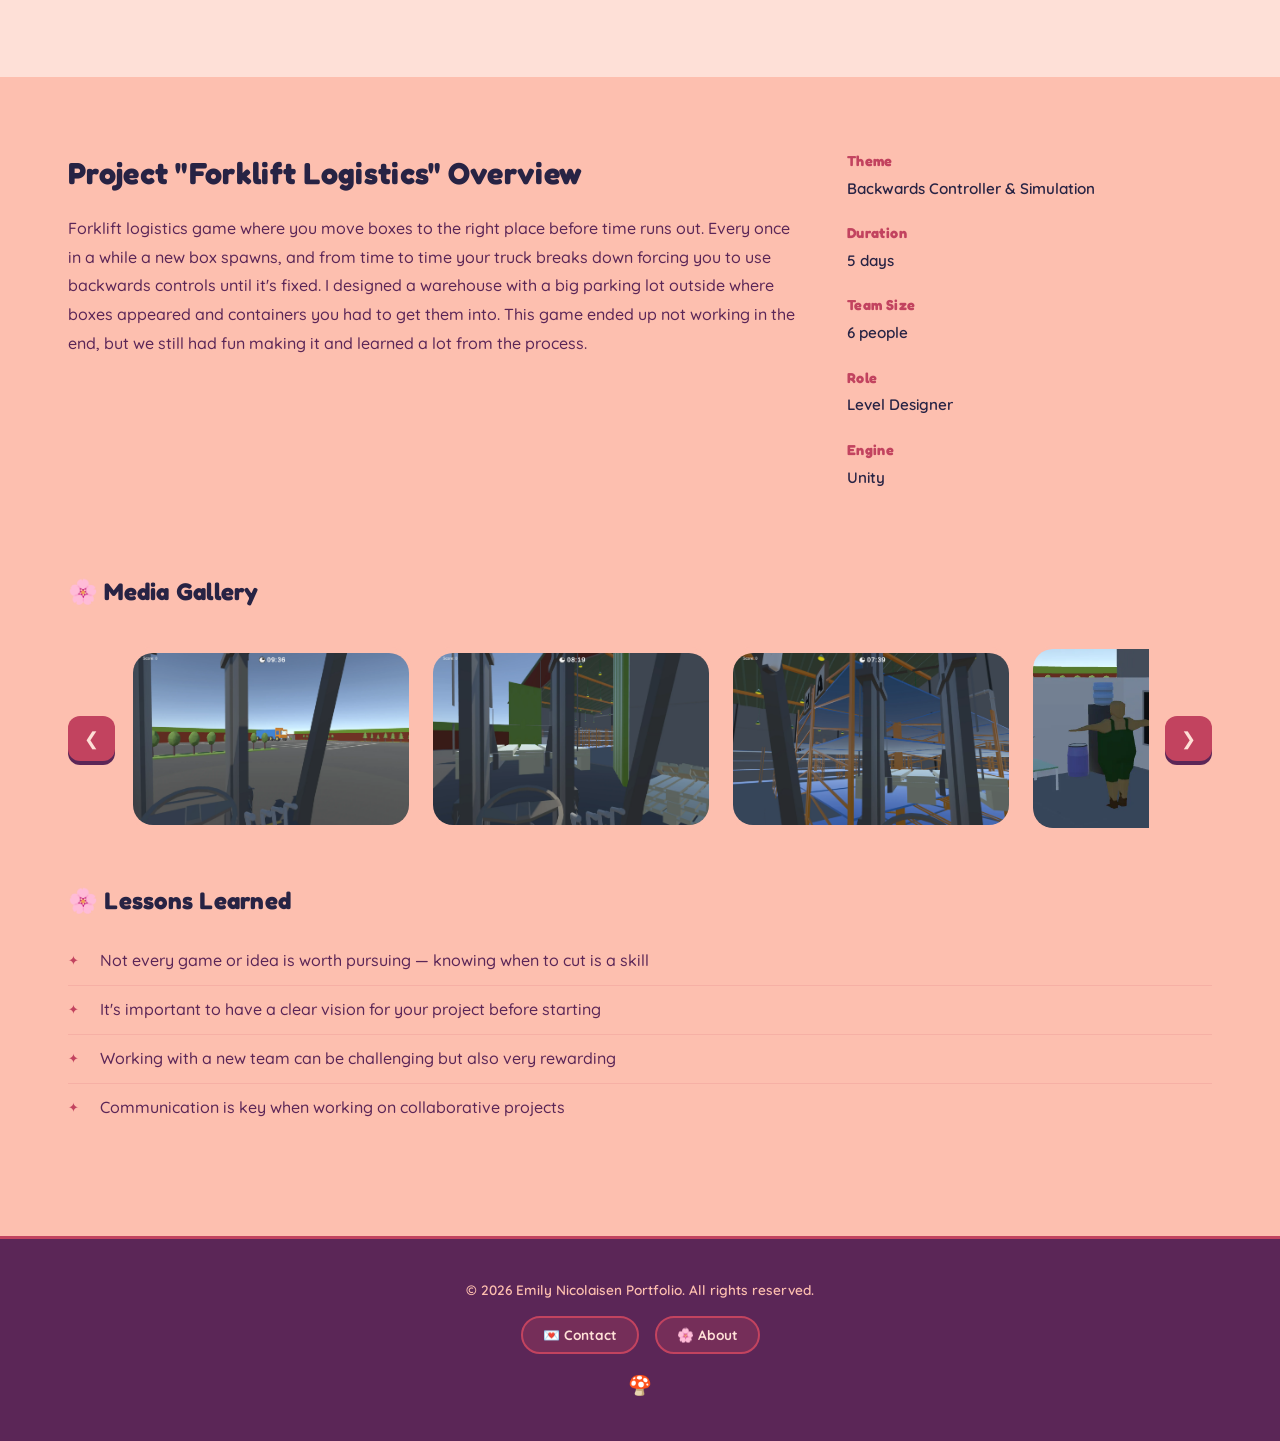
<file: GameJams.html>
<!DOCTYPE html>
<html lang="en">
<head>
    <meta charset="UTF-8">
    <meta name="viewport" content="width=device-width, initial-scale=1.0">
    <title>Game Jams — Emily Nicolaisen</title>
    <link rel="stylesheet" href="style.css">
</head>
<body>

    <div id="cozy-cursor">⭐</div>

    <nav class="navbar">
        <div class="nav-container">
            <a href="index" class="logo">Emily Nicolaisen</a>
            <ul class="nav-menu">
                <li><a href="index" class="nav-link">Home</a></li>
                <li class="nav-dropdown">
                    <a href="portfolio" class="nav-link active">Portfolio</a>
                    <ul class="dropdown-menu">
                        <li><a href="YolkedAndLoaded"    class="dropdown-link">🥚 Yolked and Loaded</a></li>
                        <li><a href="TheMemoryOfAPotion" class="dropdown-link">🧪 The Memory of a Potion</a></li>
                        <li><a href="Dragepust"          class="dropdown-link">🐉 Dragepust — Rød Sjø</a></li>
                        <li><a href="BingosBerries"      class="dropdown-link">🐻 Bingo's Berries</a></li>
                        <li><a href="GameJams"           class="dropdown-link active">🎮 Game Jams</a></li>
                    </ul>
                </li>
                <li><a href="about"   class="nav-link">About</a></li>
                <li><a href="contact" class="nav-link">Contact</a></li>
            </ul>
        </div>
    </nav>

    <section class="page-header">
        <div class="deco" style="top:18%;left:5%;animation-duration:4.6s;">🎮</div>
        <div class="deco" style="top:58%;right:7%;animation-duration:5s;animation-delay:-1.5s;">🏆</div>
        <div class="deco" style="top:28%;right:12%;animation-duration:3.8s;animation-delay:-2.8s;">✨</div>
        <div class="container">
            <h1>Game Jams</h1>
            <p>Game jams I've participated in and what I learned</p>
        </div>
    </section>

    <section class="jam-nav-section">
        <div class="container">
            <div class="jam-nav-grid">
                <a href="#last-asleep" class="jam-nav-card">
                    <img src="Photos/LastAsleepBedroomLevel.webp" alt="Last Asleep">
                    <div class="jam-nav-info">
                        <h3>Last Asleep</h3>
                        <p>Zen Fighting · 5 days · Unity</p>
                    </div>
                </a>
                <a href="#forklift" class="jam-nav-card">
                    <img src="Photos/ForkliftSim (1).webp" alt="Forklift Logistics">
                    <div class="jam-nav-info">
                        <h3>Forklift Logistics</h3>
                        <p>Simulation · 5 days · Unity</p>
                    </div>
                </a>
            </div>
        </div>
    </section>

    <section class="project-detail" id="last-asleep">
        <div class="container">

            <div class="project-header-info">
                <div class="project-overview">
                    <h2>Project "Last Asleep" Overview</h2>
                    <p>Zen Fighting game about two sleepy men trying to knock out the other while their wives think they are asleep. I was responsible for level design and also did light programming and some UI. In this game I made 3 different levels, each with their own unique setting — Bedroom, furniture store, and a pool. The game is played on a single shared controller as players compete to be the last one asleep.</p>
                    <a href="https://emilynicolaisen.itch.io" class="btn btn-primary" style="margin-top:1rem;">🎮 Play on Itch.io</a>
                </div>
                <div class="project-meta">
                    <div class="meta-item"><h4>Theme</h4><p>Zen Fighting</p></div>
                    <div class="meta-item"><h4>Duration</h4><p>5 days</p></div>
                    <div class="meta-item"><h4>Team Size</h4><p>6 people</p></div>
                    <div class="meta-item"><h4>Role</h4><p>Level Designer</p></div>
                    <div class="meta-item"><h4>Engine</h4><p>Unity</p></div>
                </div>
            </div>

            <h3>Media Gallery</h3>
            <div class="gallery-container">
                <button class="gallery-btn prev-btn" aria-label="Previous">❮</button>
                <div class="media-gallery">
                    <div class="media-item"><a href="Photos/LastAsleepBedroomLevel.webp" class="media-link"><img src="Photos/LastAsleepBedroomLevel.webp" alt="Bedroom Level"></a></div>
                    <iframe width="560" height="315" src="https://www.youtube.com/embed/bzQpgfONjxA" frameborder="0" allowfullscreen></iframe>
                    <iframe width="560" height="315" src="https://www.youtube.com/embed/Oh6rc3nsZBs" frameborder="0" allowfullscreen></iframe>
                    <div class="media-item"><a href="Photos/LastAsleepJysk.webp" class="media-link"><img src="Photos/LastAsleepJysk.webp" alt="Furniture Store Level"></a></div>
                    <div class="media-item"><a href="Photos/LastAsleepPoolFight.webp" class="media-link"><img src="Photos/LastAsleepPoolFight.webp" alt="Pool Level"></a></div>
                    <div class="media-item"><a href="Photos/LastAsleepTakePhoto.webp" class="media-link"><img src="Photos/LastAsleepTakePhoto.webp" alt="Screenshot"></a></div>
                    <div class="media-item"><a href="Photos/LastAsleepPhotoMan.webp" class="media-link"><img src="Photos/LastAsleepPhotoMan.webp" alt="Screenshot"></a></div>
                </div>
                <button class="gallery-btn next-btn" aria-label="Next">❯</button>
            </div>

            <div class="project-content">
                <h3>Lessons Learned</h3>
                <ul class="lessons-list">
                    <li>Making levels for fighting games can be challenging due to the need for understanding player positioning</li>
                    <li>Getting contradicting themes for a jam can be really fun and rewarding creatively</li>
                    <li>Trying new styles and genres confirms that making levels fit to gameplay mechanics is important</li>
                    <li>It's important to play around and try new things when making games</li>
                </ul>
            </div>

        </div>
    </section>

    <section class="project-detail" id="forklift">
        <div class="container">

            <div class="project-header-info">
                <div class="project-overview">
                    <h2>Project "Forklift Logistics" Overview</h2>
                    <p>Forklift logistics game where you move boxes to the right place before time runs out. Every once in a while a new box spawns, and from time to time your truck breaks down forcing you to use backwards controls until it's fixed. I designed a warehouse with a big parking lot outside where boxes appeared and containers you had to get them into. This game ended up not working in the end, but we still had fun making it and learned a lot from the process.</p>
                </div>
                <div class="project-meta">
                    <div class="meta-item"><h4>Theme</h4><p>Backwards Controller &amp; Simulation</p></div>
                    <div class="meta-item"><h4>Duration</h4><p>5 days</p></div>
                    <div class="meta-item"><h4>Team Size</h4><p>6 people</p></div>
                    <div class="meta-item"><h4>Role</h4><p>Level Designer</p></div>
                    <div class="meta-item"><h4>Engine</h4><p>Unity</p></div>
                </div>
            </div>

            <h3>Media Gallery</h3>
            <div class="gallery-container">
                <button class="gallery-btn prev-btn" aria-label="Previous">❮</button>
                <div class="media-gallery">
                    <div class="media-item"><a href="Photos/ForkliftSim (1).webp" class="media-link"><img src="Photos/ForkliftSim (1).webp" alt="Screenshot 1"></a></div>
                    <div class="media-item"><a href="Photos/ForkliftSim (2).webp" class="media-link"><img src="Photos/ForkliftSim (2).webp" alt="Screenshot 2"></a></div>
                    <div class="media-item"><a href="Photos/ForkliftSim (3).webp" class="media-link"><img src="Photos/ForkliftSim (3).webp" alt="Screenshot 3"></a></div>
                    <div class="media-item"><a href="Photos/ForkliftSim (4).webp" class="media-link"><img src="Photos/ForkliftSim (4).webp" alt="Screenshot 4"></a></div>
                </div>
                <button class="gallery-btn next-btn" aria-label="Next">❯</button>
            </div>

            <div class="project-content">
                <h3>Lessons Learned</h3>
                <ul class="lessons-list">
                    <li>Not every game or idea is worth pursuing — knowing when to cut is a skill</li>
                    <li>It's important to have a clear vision for your project before starting</li>
                    <li>Working with a new team can be challenging but also very rewarding</li>
                    <li>Communication is key when working on collaborative projects</li>
                </ul>
            </div>

        </div>
    </section>

    <footer class="footer">
        <div class="container">
            <p>© 2026 Emily Nicolaisen Portfolio. All rights reserved.</p>
            <div class="footer-links">
                <a href="contact">💌 Contact</a>
                <a href="about">🌸 About</a>
            </div>
            <span class="footer-heart">🍄</span>
        </div>
    </footer>

    <div id="modal" class="modal">
        <span class="modal-close">&times;</span>
        <img class="modal-content" id="modal-img">
    </div>

    <script>
        document.querySelectorAll('.media-link').forEach(link => {
            link.addEventListener('click', function(e) {
                e.preventDefault();
                document.getElementById('modal').style.display = 'block';
                document.getElementById('modal-img').src = this.getAttribute('href');
            });
        });
        document.querySelector('.modal-close').addEventListener('click', () => {
            document.getElementById('modal').style.display = 'none';
        });
        document.querySelectorAll('.gallery-container').forEach(container => {
            const gallery = container.querySelector('.media-gallery');
            container.querySelector('.prev-btn').addEventListener('click', () => gallery.scrollBy({ left: -300, behavior: 'smooth' }));
            container.querySelector('.next-btn').addEventListener('click', () => gallery.scrollBy({ left:  300, behavior: 'smooth' }));
        });
    </script>
    <script src="cozy.js"></script>
</body>
</html>
</file>
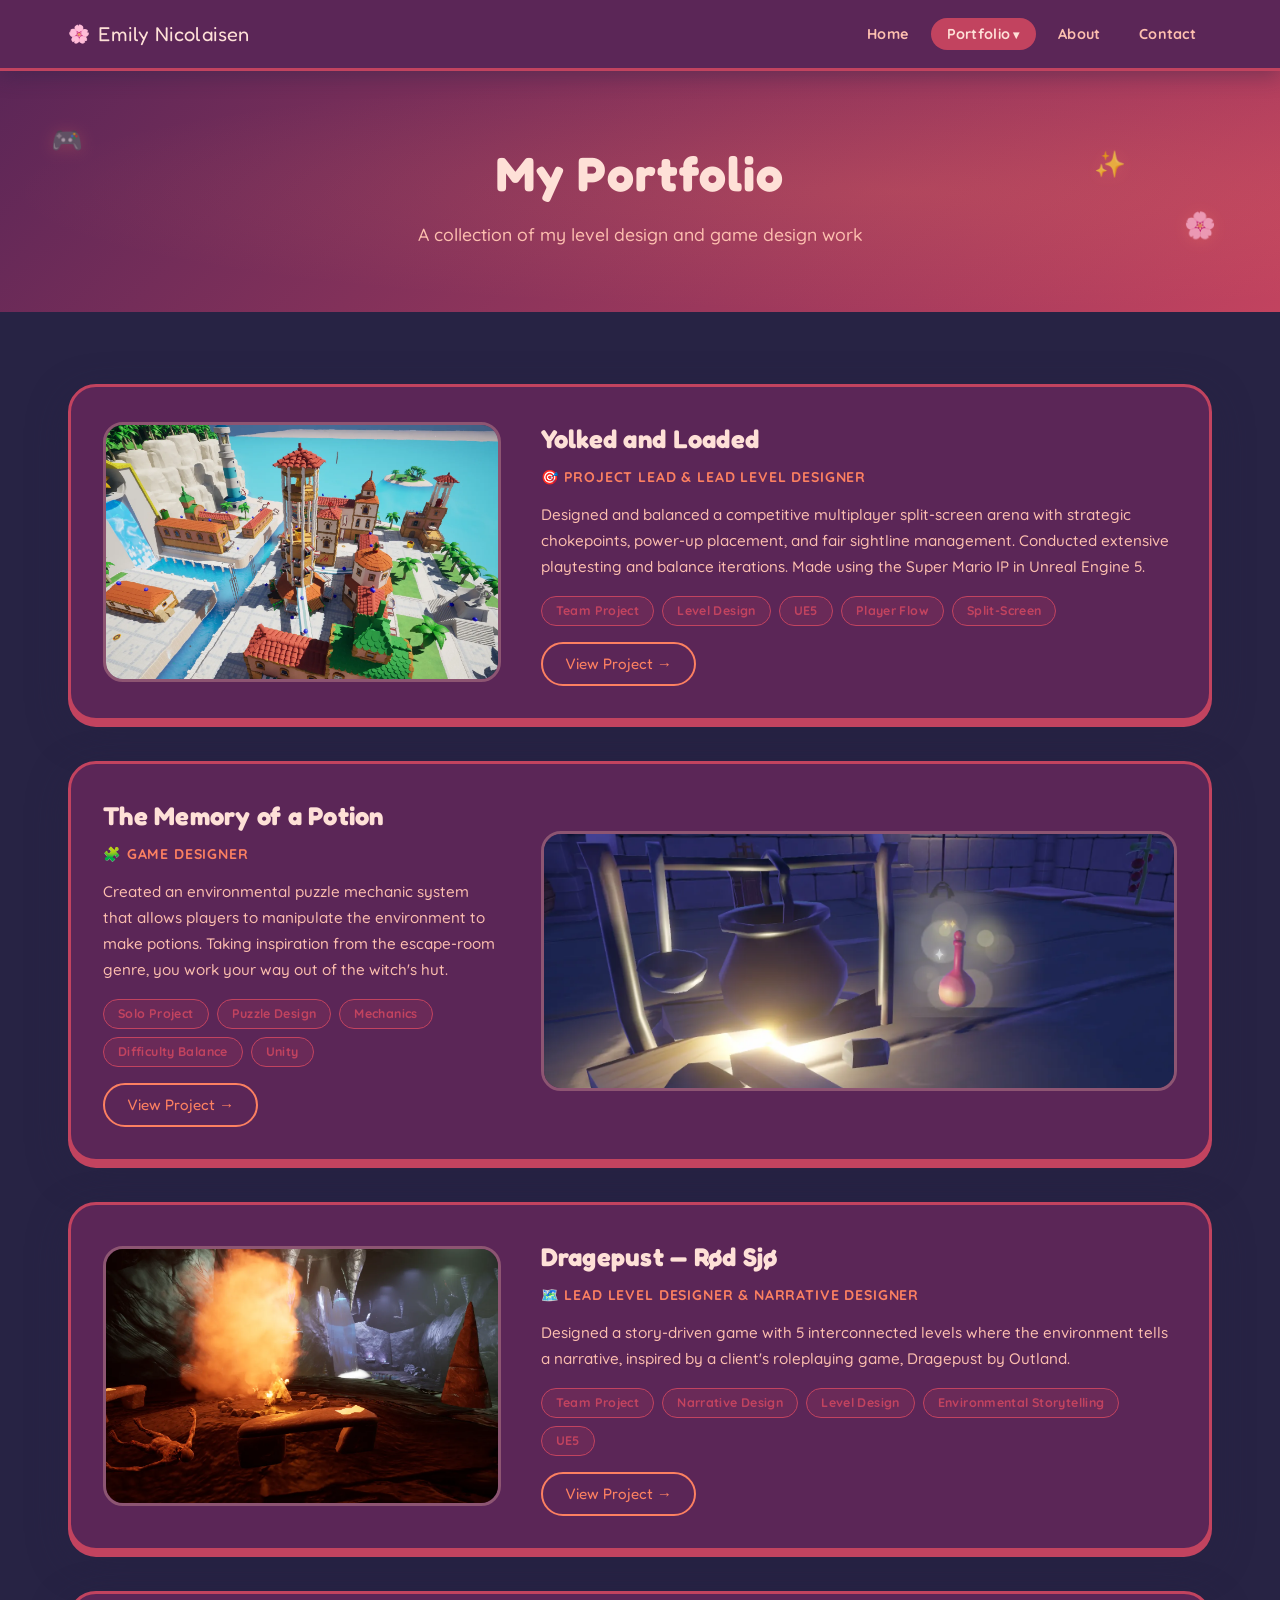
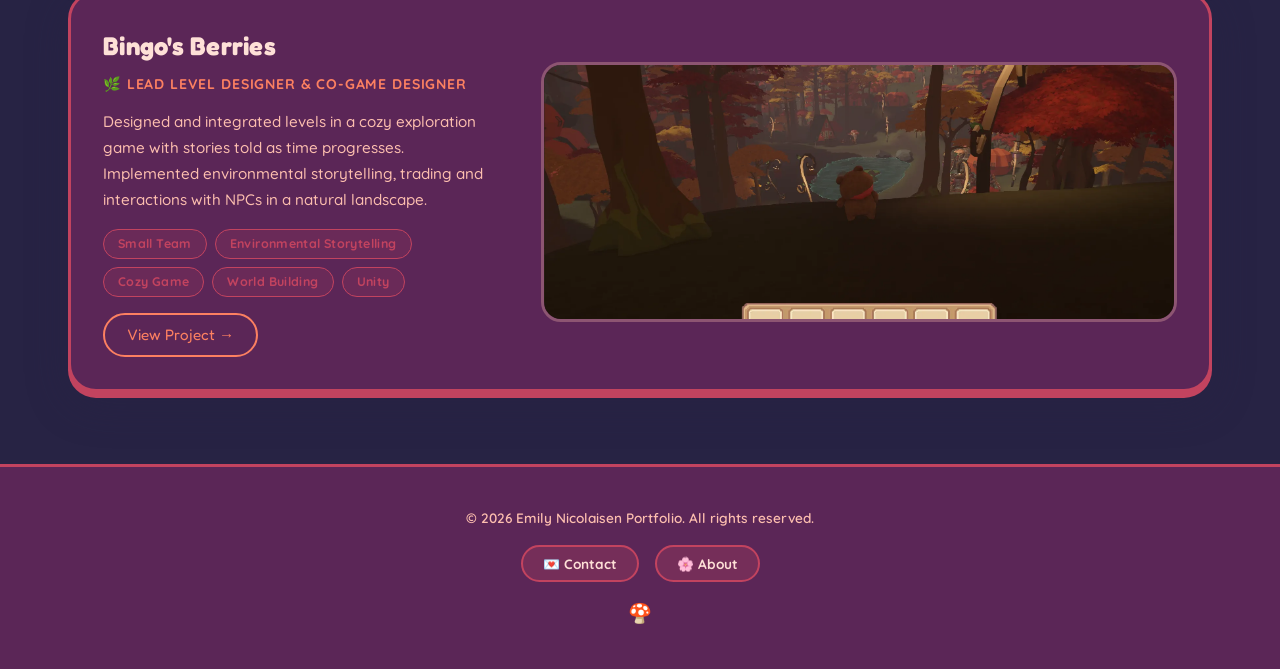
<file: portfolio.html>
<!DOCTYPE html>
<html lang="en">
<head>
    <meta charset="UTF-8">
    <meta name="viewport" content="width=device-width, initial-scale=1.0">
    <title>Portfolio — Emily Nicolaisen</title>
    <link rel="stylesheet" href="style.css">
</head>
<body>

    <div id="cozy-cursor">⭐</div>

    <nav class="navbar">
        <div class="nav-container">
            <a href="index" class="logo">Emily Nicolaisen</a>
            <ul class="nav-menu">
                <li><a href="index" class="nav-link">Home</a></li>
                <li class="nav-dropdown">
                    <a href="portfolio" class="nav-link active">Portfolio</a>
                    <ul class="dropdown-menu">
                        <li><a href="YolkedAndLoaded"    class="dropdown-link">🥚 Yolked and Loaded</a></li>
                        <li><a href="TheMemoryOfAPotion" class="dropdown-link">🧪 The Memory of a Potion</a></li>
                        <li><a href="Dragepust"          class="dropdown-link">🐉 Dragepust — Rød Sjø</a></li>
                        <li><a href="BingosBerries"      class="dropdown-link">🐻 Bingo's Berries</a></li>
                        <li><a href="GameJams"           class="dropdown-link">🎮 Game Jams</a></li>
                    </ul>
                </li>
                <li><a href="about"   class="nav-link">About</a></li>
                <li><a href="contact" class="nav-link">Contact</a></li>
            </ul>
        </div>
    </nav>

    <section class="page-header">
        <div class="deco" style="top:20%;left:4%;animation-duration:4.5s;">🎮</div>
        <div class="deco" style="top:55%;right:5%;animation-duration:5.2s;animation-delay:-1.2s;">🌸</div>
        <div class="deco" style="top:30%;right:12%;animation-duration:3.9s;animation-delay:-2s;">✨</div>
        <div class="container">
            <h1>My Portfolio</h1>
            <p>A collection of my level design and game design work</p>
        </div>
    </section>

    <section class="portfolio-section">
        <div class="container">
            <div class="portfolio-grid">

                <div class="portfolio-item">
                    <img src="Photos/YolkedAndLoadedProfile.webp" alt="Yolked and Loaded" class="portfolio-image" style="object-fit:cover;">
                    <div class="portfolio-info">
                        <h3>Yolked and Loaded</h3>
                        <p class="role">🎯 Project Lead &amp; Lead Level Designer</p>
                        <p>Designed and balanced a competitive multiplayer split-screen arena with strategic chokepoints, power-up placement, and fair sightline management. Conducted extensive playtesting and balance iterations. Made using the Super Mario IP in Unreal Engine 5.</p>
                        <div class="project-tags">
                            <span class="tag">Team Project</span>
                            <span class="tag">Level Design</span>
                            <span class="tag">UE5</span>
                            <span class="tag">Player Flow</span>
                            <span class="tag">Split-Screen</span>
                        </div>
                        <a href="YolkedAndLoaded" class="card-link">View Project →</a>
                    </div>
                </div>

                <div class="portfolio-item">
                    <img src="Photos/TheMemoryOfAPotionProfile.webp" alt="The Memory of a Potion" class="portfolio-image" style="object-fit:cover;">
                    <div class="portfolio-info">
                        <h3>The Memory of a Potion</h3>
                        <p class="role">🧩 Game Designer</p>
                        <p>Created an environmental puzzle mechanic system that allows players to manipulate the environment to make potions. Taking inspiration from the escape-room genre, you work your way out of the witch's hut.</p>
                        <div class="project-tags">
                            <span class="tag">Solo Project</span>
                            <span class="tag">Puzzle Design</span>
                            <span class="tag">Mechanics</span>
                            <span class="tag">Difficulty Balance</span>
                            <span class="tag">Unity</span>
                        </div>
                        <a href="TheMemoryOfAPotion" class="card-link">View Project →</a>
                    </div>
                </div>

                <div class="portfolio-item">
                    <img src="Photos/DragepustProfile.webp" alt="Dragepust — Rød Sjø" class="portfolio-image" style="object-fit:cover;">
                    <div class="portfolio-info">
                        <h3>Dragepust — Rød Sjø</h3>
                        <p class="role">🗺️ Lead Level Designer &amp; Narrative Designer</p>
                        <p>Designed a story-driven game with 5 interconnected levels where the environment tells a narrative, inspired by a client's roleplaying game, Dragepust by Outland.</p>
                        <div class="project-tags">
                            <span class="tag">Team Project</span>
                            <span class="tag">Narrative Design</span>
                            <span class="tag">Level Design</span>
                            <span class="tag">Environmental Storytelling</span>
                            <span class="tag">UE5</span>
                        </div>
                        <a href="Dragepust" class="card-link">View Project →</a>
                    </div>
                </div>

                <div class="portfolio-item">
                    <img src="Photos/BingosBerriesProfile2.webp" alt="Bingo's Berries" class="portfolio-image" style="object-fit:cover;">
                    <div class="portfolio-info">
                        <h3>Bingo's Berries</h3>
                        <p class="role">🌿 Lead Level Designer &amp; Co-Game Designer</p>
                        <p>Designed and integrated levels in a cozy exploration game with stories told as time progresses. Implemented environmental storytelling, trading and interactions with NPCs in a natural landscape.</p>
                        <div class="project-tags">
                            <span class="tag">Small Team</span>
                            <span class="tag">Environmental Storytelling</span>
                            <span class="tag">Cozy Game</span>
                            <span class="tag">World Building</span>
                            <span class="tag">Unity</span>
                        </div>
                        <a href="BingosBerries" class="card-link">View Project →</a>
                    </div>
                </div>

            </div>
        </div>
    </section>

    <footer class="footer">
        <div class="container">
            <p>© 2026 Emily Nicolaisen Portfolio. All rights reserved.</p>
            <div class="footer-links">
                <a href="contact">💌 Contact</a>
                <a href="about">🌸 About</a>
            </div>
            <span class="footer-heart">🍄</span>
        </div>
    </footer>

    <script src="cozy.js"></script>
</body>
</html>
</file>
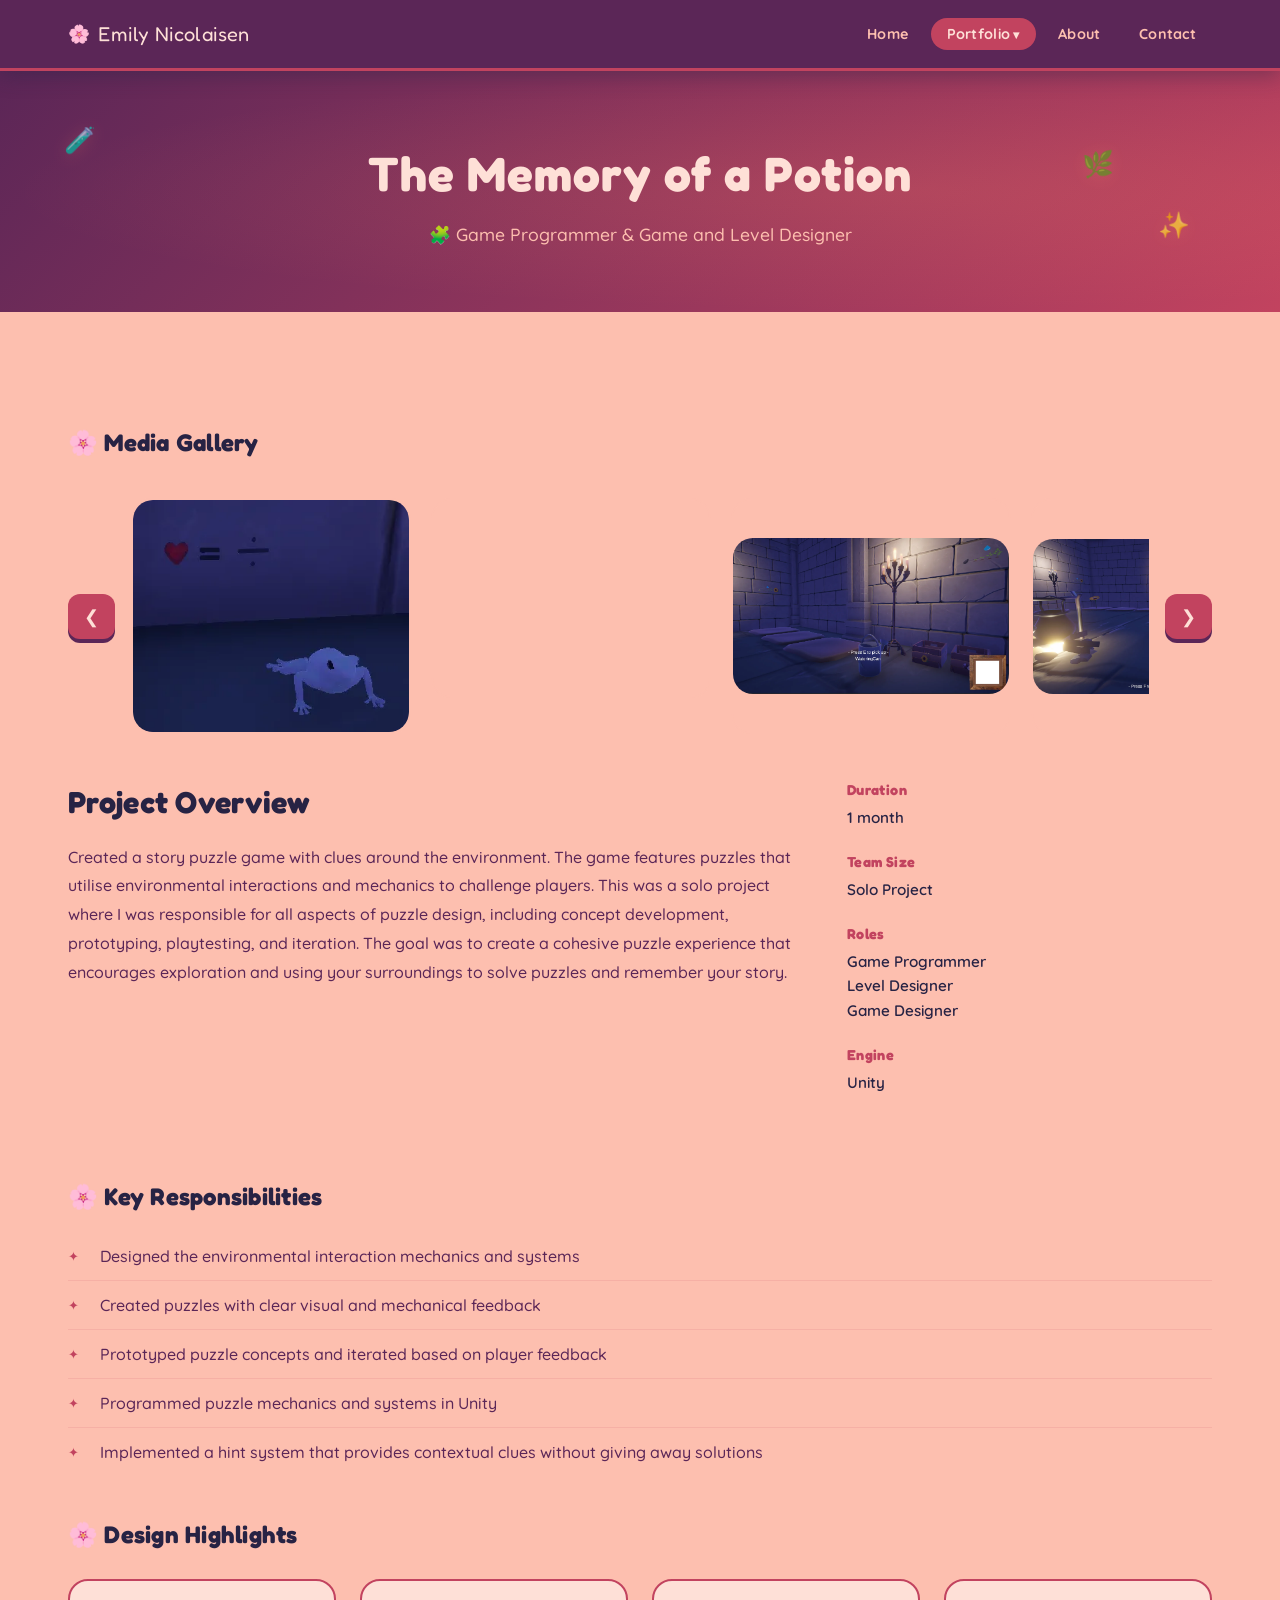
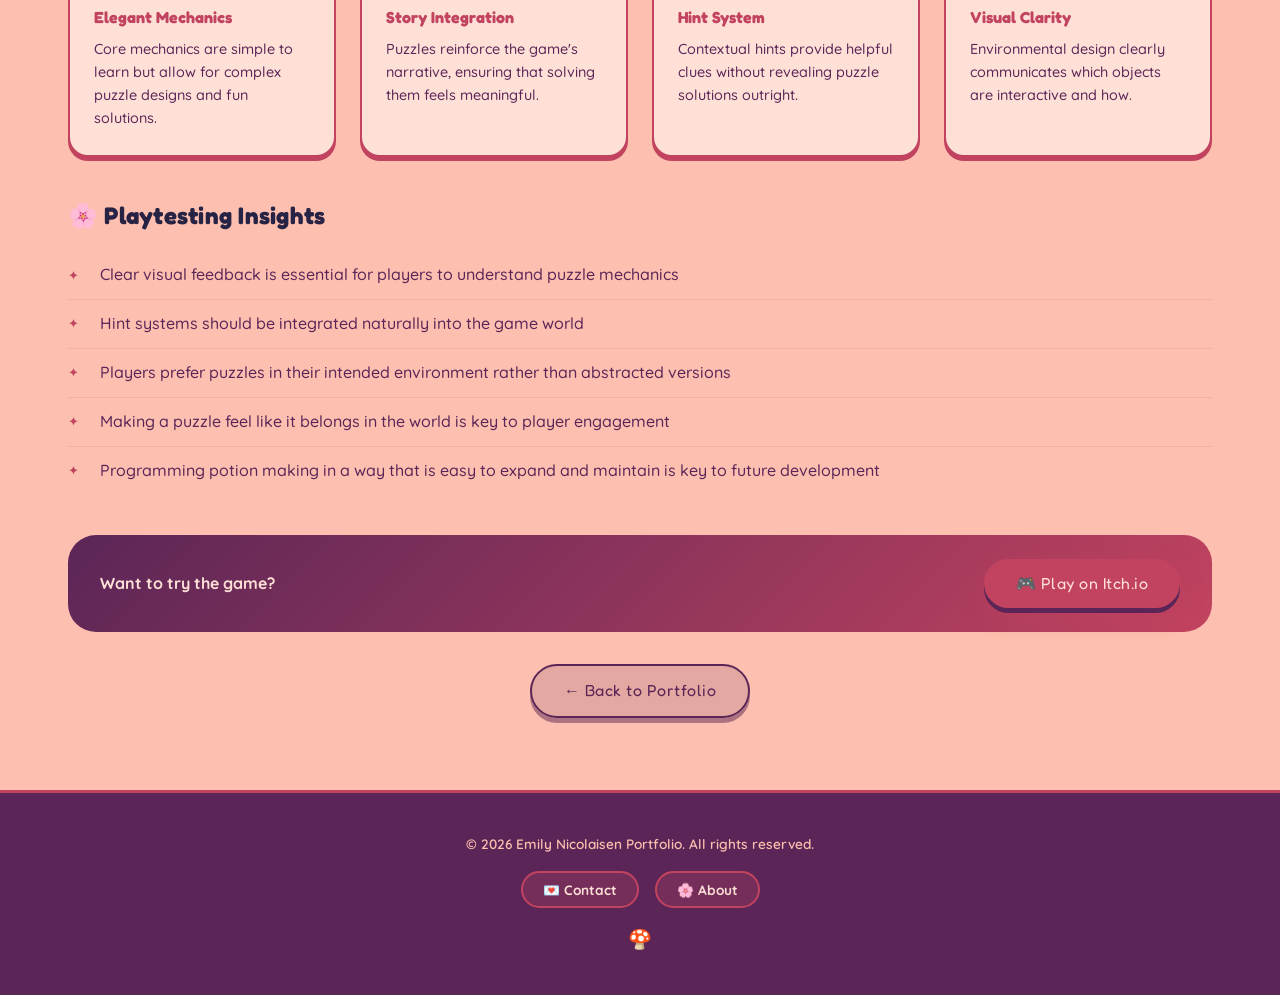
<file: TheMemoryOfAPotion.html>
<!DOCTYPE html>
<html lang="en">
<head>
    <meta charset="UTF-8">
    <meta name="viewport" content="width=device-width, initial-scale=1.0">
    <title>The Memory of a Potion — Emily Nicolaisen</title>
    <link rel="stylesheet" href="style.css">
</head>
<body>

    <div id="cozy-cursor">⭐</div>

    <nav class="navbar">
        <div class="nav-container">
            <a href="index" class="logo">Emily Nicolaisen</a>
            <ul class="nav-menu">
                <li><a href="index" class="nav-link">Home</a></li>
                <li class="nav-dropdown">
                    <a href="portfolio" class="nav-link active">Portfolio</a>
                    <ul class="dropdown-menu">
                        <li><a href="YolkedAndLoaded"    class="dropdown-link">🥚 Yolked and Loaded</a></li>
                        <li><a href="TheMemoryOfAPotion" class="dropdown-link active">🧪 The Memory of a Potion</a></li>
                        <li><a href="Dragepust"          class="dropdown-link">🐉 Dragepust — Rød Sjø</a></li>
                        <li><a href="BingosBerries"      class="dropdown-link">🐻 Bingo's Berries</a></li>
                        <li><a href="GameJams"           class="dropdown-link">🎮 Game Jams</a></li>
                    </ul>
                </li>
                <li><a href="about"   class="nav-link">About</a></li>
                <li><a href="contact" class="nav-link">Contact</a></li>
            </ul>
        </div>
    </nav>

    <section class="page-header">
        <div class="deco" style="top:20%;left:5%;animation-duration:4.8s;">🧪</div>
        <div class="deco" style="top:55%;right:7%;animation-duration:5.3s;animation-delay:-1.4s;">✨</div>
        <div class="deco" style="top:30%;right:13%;animation-duration:4s;animation-delay:-2.2s;">🌿</div>
        <div class="container">
            <h1>The Memory of a Potion</h1>
            <p>🧩 Game Programmer &amp; Game and Level Designer</p>
        </div>
    </section>

    <section class="project-detail">
        <div class="container">

            <h3>Media Gallery</h3>
            <div class="gallery-container">
                <button class="gallery-btn prev-btn" aria-label="Previous">❮</button>
                <div class="media-gallery">
                    <div class="media-item"><a href="Photos/TheMemoryOfAPotionScreenshot (1).webp" class="media-link"><img src="Photos/TheMemoryOfAPotionScreenshot (1).webp" alt="Screenshot 1"></a></div>
                    <iframe width="560" height="315" src="https://www.youtube.com/embed/UPC4uaPJnDk" frameborder="0" allowfullscreen></iframe>
                    <div class="media-item"><a href="Photos/TheMemoryOfAPotionScreenshot (2).webp" class="media-link"><img src="Photos/TheMemoryOfAPotionScreenshot (2).webp" alt="Screenshot 1"></a></div>
                <div class="media-item"><a href="Photos/TheMemoryOfAPotionScreenshot (3).webp" class="media-link"><img src="Photos/TheMemoryOfAPotionScreenshot (3).webp" alt="Screenshot 1"></a></div>
                <div class="media-item"><a href="Photos/TheMemoryOfAPotionScreenshot (4).webp" class="media-link"><img src="Photos/TheMemoryOfAPotionScreenshot (4).webp" alt="Screenshot 1"></a></div>
                </div>
                <button class="gallery-btn next-btn" aria-label="Next">❯</button>
            </div>

            <div class="project-header-info">
                <div class="project-overview">
                    <h2>Project Overview</h2>
                    <p>Created a story puzzle game with clues around the environment. The game features puzzles that utilise environmental interactions and mechanics to challenge players. This was a solo project where I was responsible for all aspects of puzzle design, including concept development, prototyping, playtesting, and iteration. The goal was to create a cohesive puzzle experience that encourages exploration and using your surroundings to solve puzzles and remember your story.</p>
                </div>
                <div class="project-meta">
                    <div class="meta-item"><h4>Duration</h4><p>1 month</p></div>
                    <div class="meta-item"><h4>Team Size</h4><p>Solo Project</p></div>
                    <div class="meta-item"><h4>Roles</h4><p>Game Programmer</p><p>Level Designer</p><p>Game Designer</p></div>
                    <div class="meta-item"><h4>Engine</h4><p>Unity</p></div>
                </div>
            </div>

            <div class="project-content">
                <h3>Key Responsibilities</h3>
                <ul class="responsibility-list">
                    <li>Designed the environmental interaction mechanics and systems</li>
                    <li>Created puzzles with clear visual and mechanical feedback</li>
                    <li>Prototyped puzzle concepts and iterated based on player feedback</li>
                    <li>Programmed puzzle mechanics and systems in Unity</li>
                    <li>Implemented a hint system that provides contextual clues without giving away solutions</li>
                </ul>

                <h3>Design Highlights</h3>
                <div class="highlights-grid">
                    <div class="highlight-card">
                        <h4>Elegant Mechanics</h4>
                        <p>Core mechanics are simple to learn but allow for complex puzzle designs and fun solutions.</p>
                    </div>
                    <div class="highlight-card">
                        <h4>Story Integration</h4>
                        <p>Puzzles reinforce the game's narrative, ensuring that solving them feels meaningful.</p>
                    </div>
                    <div class="highlight-card">
                        <h4>Hint System</h4>
                        <p>Contextual hints provide helpful clues without revealing puzzle solutions outright.</p>
                    </div>
                    <div class="highlight-card">
                        <h4>Visual Clarity</h4>
                        <p>Environmental design clearly communicates which objects are interactive and how.</p>
                    </div>
                </div>

                <h3>Playtesting Insights</h3>
                <ul class="lessons-list">
                    <li>Clear visual feedback is essential for players to understand puzzle mechanics</li>
                    <li>Hint systems should be integrated naturally into the game world</li>
                    <li>Players prefer puzzles in their intended environment rather than abstracted versions</li>
                    <li>Making a puzzle feel like it belongs in the world is key to player engagement</li>
                    <li>Programming potion making in a way that is easy to expand and maintain is key to future development</li>
                </ul>
            </div>
            <div class="itch-io-section">
                <p>Want to try the game?</p>
                <a href="https://emilynicolaisen.itch.io" class="btn btn-primary">🎮 Play on Itch.io</a>
            </div>

            <div class="project-nav">
                <a href="portfolio" class="btn btn-secondary">← Back to Portfolio</a>
            </div>

        </div>
    </section>

    <footer class="footer">
        <div class="container">
            <p>© 2026 Emily Nicolaisen Portfolio. All rights reserved.</p>
            <div class="footer-links">
                <a href="contact">💌 Contact</a>
                <a href="about">🌸 About</a>
            </div>
            <span class="footer-heart">🍄</span>
        </div>
    </footer>

    <div id="modal" class="modal">
        <span class="modal-close">&times;</span>
        <img class="modal-content" id="modal-img">
    </div>

    <script>
        document.querySelectorAll('.media-link').forEach(link => {
            link.addEventListener('click', function(e) {
                e.preventDefault();
                document.getElementById('modal').style.display = 'block';
                document.getElementById('modal-img').src = this.getAttribute('href');
            });
        });
        document.querySelector('.modal-close').addEventListener('click', () => {
            document.getElementById('modal').style.display = 'none';
        });
        document.querySelectorAll('.gallery-container').forEach(container => {
            const gallery = container.querySelector('.media-gallery');
            container.querySelector('.prev-btn').addEventListener('click', () => gallery.scrollBy({ left: -300, behavior: 'smooth' }));
            container.querySelector('.next-btn').addEventListener('click', () => gallery.scrollBy({ left:  300, behavior: 'smooth' }));
        });
    </script>
    <script src="cozy.js"></script>
</body>
</html>
</file>
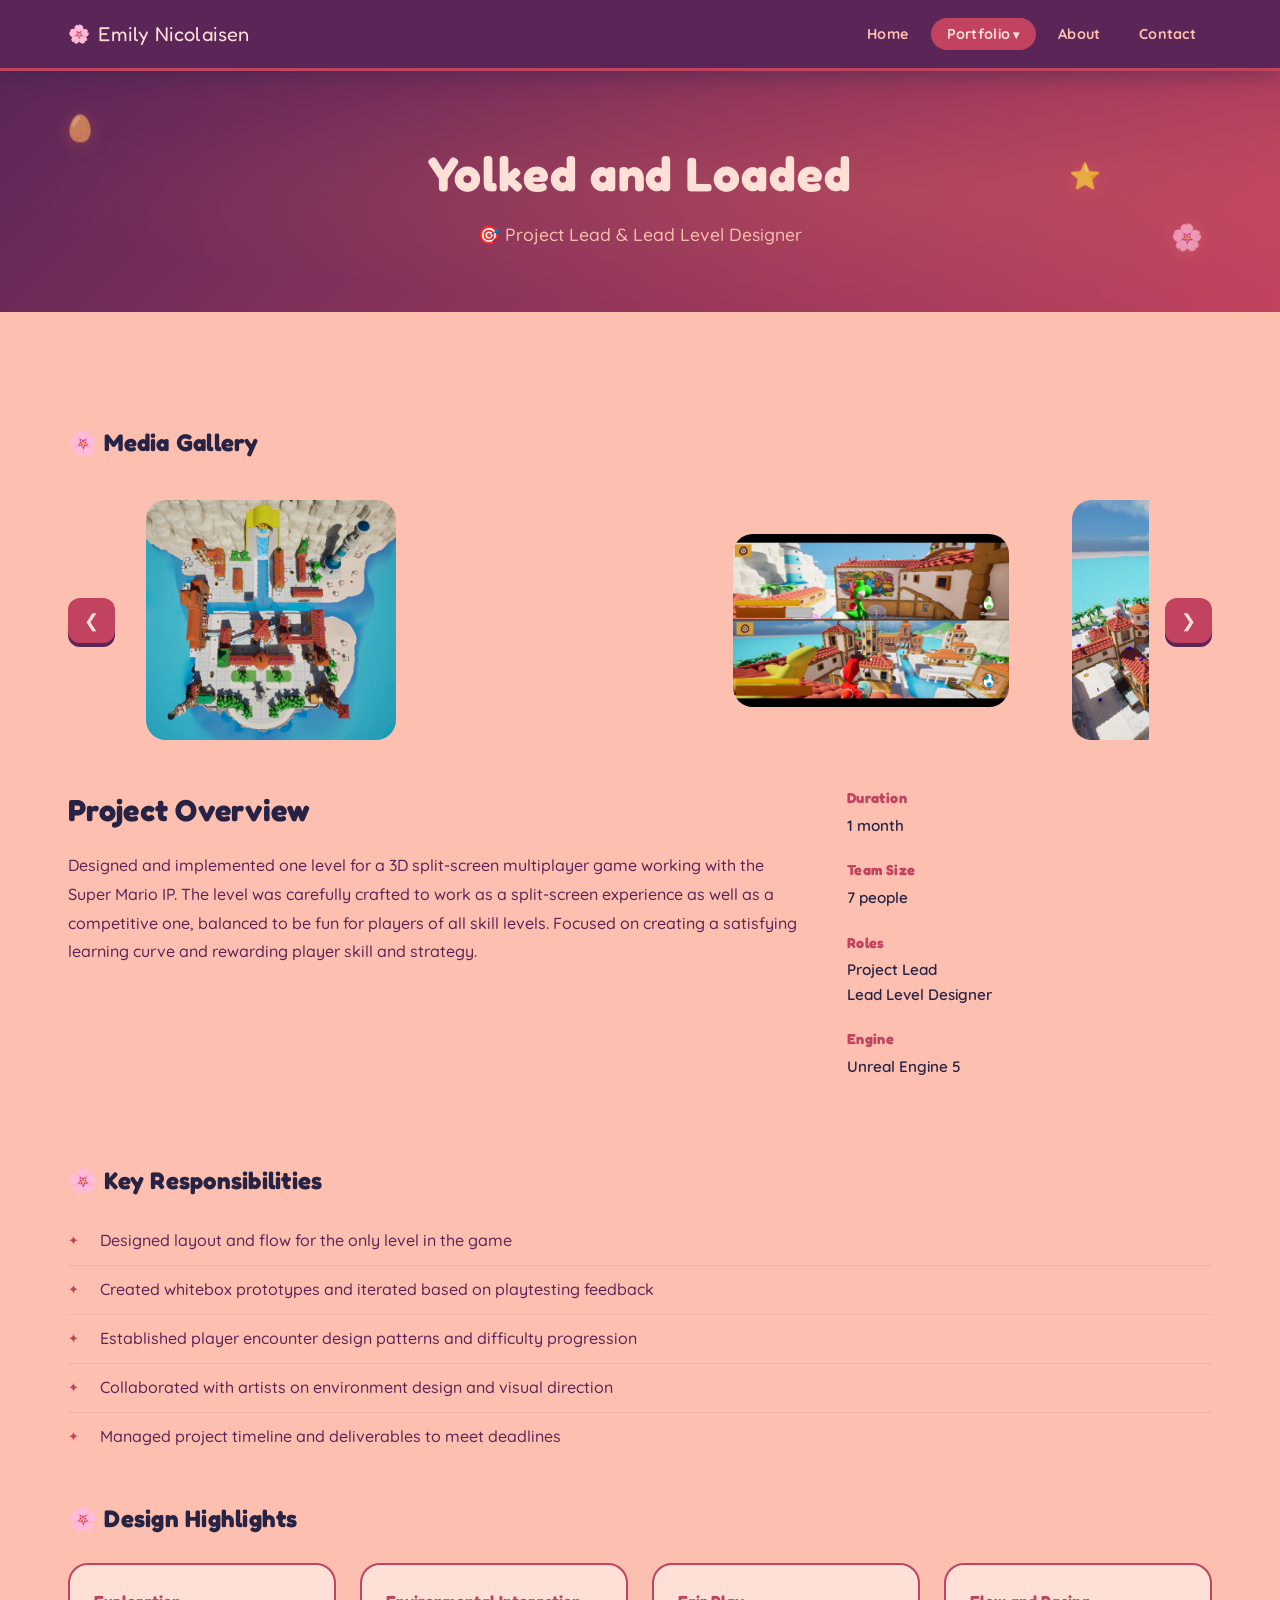
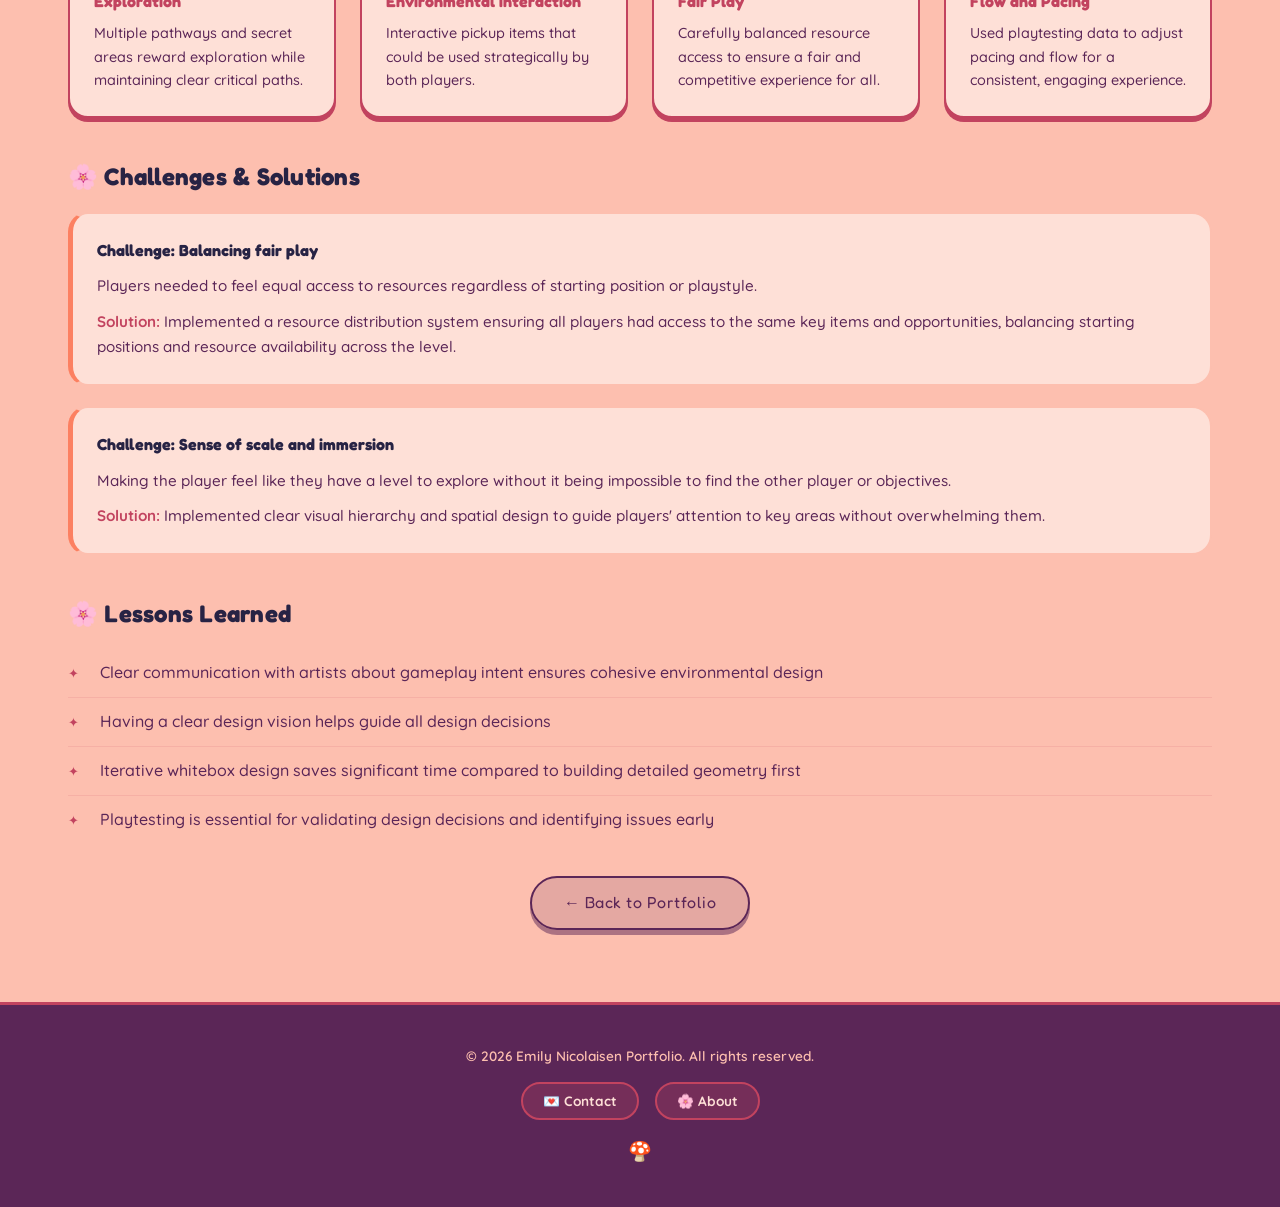
<file: YolkedAndLoaded.html>
<!DOCTYPE html>
<html lang="en">
<head>
    <meta charset="UTF-8">
    <meta name="viewport" content="width=device-width, initial-scale=1.0">
    <title>Yolked and Loaded — Emily Nicolaisen</title>
    <link rel="stylesheet" href="style.css">
</head>
<body>

    <div id="cozy-cursor">⭐</div>

    <nav class="navbar">
        <div class="nav-container">
            <a href="index" class="logo">Emily Nicolaisen</a>
            <ul class="nav-menu">
                <li><a href="index" class="nav-link">Home</a></li>
                <li class="nav-dropdown">
                    <a href="portfolio" class="nav-link active">Portfolio</a>
                    <ul class="dropdown-menu">
                        <li><a href="YolkedAndLoaded"    class="dropdown-link active">🥚 Yolked and Loaded</a></li>
                        <li><a href="TheMemoryOfAPotion" class="dropdown-link">🧪 The Memory of a Potion</a></li>
                        <li><a href="Dragepust"          class="dropdown-link">🐉 Dragepust — Rød Sjø</a></li>
                        <li><a href="BingosBerries"      class="dropdown-link">🐻 Bingo's Berries</a></li>
                        <li><a href="GameJams"           class="dropdown-link">🎮 Game Jams</a></li>
                    </ul>
                </li>
                <li><a href="about"   class="nav-link">About</a></li>
                <li><a href="contact" class="nav-link">Contact</a></li>
            </ul>
        </div>
    </nav>

    <section class="page-header">
        <div class="deco" style="top:15%;left:5%;animation-duration:4.2s;">🥚</div>
        <div class="deco" style="top:60%;right:6%;animation-duration:5s;animation-delay:-1s;">🌸</div>
        <div class="deco" style="top:35%;right:14%;animation-duration:3.8s;animation-delay:-2.5s;">⭐</div>
        <div class="container">
            <h1>Yolked and Loaded</h1>
            <p>🎯 Project Lead &amp; Lead Level Designer</p>
        </div>
    </section>

    <section class="project-detail">
        <div class="container">

            <h3>Media Gallery</h3>
            <div class="gallery-container">
                <button class="gallery-btn prev-btn" aria-label="Previous">❮</button>
                <div class="media-gallery">
                    <div class="media-item"><a href="Photos/YolkedAndLoadedScreenshot (1).webp" class="media-link"><img src="Photos/YolkedAndLoadedScreenshot (1).webp" alt="Screenshot 1"></a></div>
                    <iframe width="560" height="315" src="https://www.youtube.com/embed/toIkHki-OQs" frameborder="0" allowfullscreen></iframe>
                    <div class="media-item"><a href="Photos/YolkedAndLoadedScreenshot (2).webp" class="media-link"><img src="Photos/YolkedAndLoadedScreenshot (2).webp" alt="Screenshot 2"></a></div>
                    <div class="media-item"><a href="Photos/YolkedAndLoadedScreenshot (3).webp" class="media-link"><img src="Photos/YolkedAndLoadedScreenshot (3).webp" alt="Screenshot 3"></a></div>
                    <div class="media-item"><a href="Photos/YolkedAndLoadedScreenshot (4).webp" class="media-link"><img src="Photos/YolkedAndLoadedScreenshot (4).webp" alt="Screenshot 4"></a></div>
                    <div class="media-item"><a href="Photos/YolkedAndLoadedScreenshot (5).webp" class="media-link"><img src="Photos/YolkedAndLoadedScreenshot (5).webp" alt="Screenshot 5"></a></div>
                    <div class="media-item"><a href="Photos/YolkedAndLoadedScreenshot (6).webp" class="media-link"><img src="Photos/YolkedAndLoadedScreenshot (6).webp" alt="Screenshot 6"></a></div>
                </div>
                <button class="gallery-btn next-btn" aria-label="Next">❯</button>
            </div>

            <div class="project-header-info">
                <div class="project-overview">
                    <h2>Project Overview</h2>
                    <p>Designed and implemented one level for a 3D split-screen multiplayer game working with the Super Mario IP. The level was carefully crafted to work as a split-screen experience as well as a competitive one, balanced to be fun for players of all skill levels. Focused on creating a satisfying learning curve and rewarding player skill and strategy.</p>
                </div>
                <div class="project-meta">
                    <div class="meta-item"><h4>Duration</h4><p>1 month</p></div>
                    <div class="meta-item"><h4>Team Size</h4><p>7 people</p></div>
                    <div class="meta-item"><h4>Roles</h4><p>Project Lead</p><p>Lead Level Designer</p></div>
                    <div class="meta-item"><h4>Engine</h4><p>Unreal Engine 5</p></div>
                </div>
            </div>

            <div class="project-content">
                <h3>Key Responsibilities</h3>
                <ul class="responsibility-list">
                    <li>Designed layout and flow for the only level in the game</li>
                    <li>Created whitebox prototypes and iterated based on playtesting feedback</li>
                    <li>Established player encounter design patterns and difficulty progression</li>
                    <li>Collaborated with artists on environment design and visual direction</li>
                    <li>Managed project timeline and deliverables to meet deadlines</li>
                </ul>

                <h3>Design Highlights</h3>
                <div class="highlights-grid">
                    <div class="highlight-card">
                        <h4>Exploration</h4>
                        <p>Multiple pathways and secret areas reward exploration while maintaining clear critical paths.</p>
                    </div>
                    <div class="highlight-card">
                        <h4>Environmental Interaction</h4>
                        <p>Interactive pickup items that could be used strategically by both players.</p>
                    </div>
                    <div class="highlight-card">
                        <h4>Fair Play</h4>
                        <p>Carefully balanced resource access to ensure a fair and competitive experience for all.</p>
                    </div>
                    <div class="highlight-card">
                        <h4>Flow and Pacing</h4>
                        <p>Used playtesting data to adjust pacing and flow for a consistent, engaging experience.</p>
                    </div>
                </div>

                <h3>Challenges &amp; Solutions</h3>
                <div class="challenge-item">
                    <h4>Challenge: Balancing fair play</h4>
                    <p>Players needed to feel equal access to resources regardless of starting position or playstyle.</p>
                    <p><strong>Solution:</strong> Implemented a resource distribution system ensuring all players had access to the same key items and opportunities, balancing starting positions and resource availability across the level.</p>
                </div>
                <div class="challenge-item">
                    <h4>Challenge: Sense of scale and immersion</h4>
                    <p>Making the player feel like they have a level to explore without it being impossible to find the other player or objectives.</p>
                    <p><strong>Solution:</strong> Implemented clear visual hierarchy and spatial design to guide players' attention to key areas without overwhelming them.</p>
                </div>

                <h3>Lessons Learned</h3>
                <ul class="lessons-list">
                    <li>Clear communication with artists about gameplay intent ensures cohesive environmental design</li>
                    <li>Having a clear design vision helps guide all design decisions</li>
                    <li>Iterative whitebox design saves significant time compared to building detailed geometry first</li>
                    <li>Playtesting is essential for validating design decisions and identifying issues early</li>
                </ul>
            </div>

            <div class="project-nav">
                <a href="portfolio" class="btn btn-secondary">← Back to Portfolio</a>
            </div>

        </div>
    </section>

    <footer class="footer">
        <div class="container">
            <p>© 2026 Emily Nicolaisen Portfolio. All rights reserved.</p>
            <div class="footer-links">
                <a href="contact">💌 Contact</a>
                <a href="about">🌸 About</a>
            </div>
            <span class="footer-heart">🍄</span>
        </div>
    </footer>

    <div id="modal" class="modal">
        <span class="modal-close">&times;</span>
        <img class="modal-content" id="modal-img">
    </div>

    <script>
        document.querySelectorAll('.media-link').forEach(link => {
            link.addEventListener('click', function(e) {
                e.preventDefault();
                document.getElementById('modal').style.display = 'block';
                document.getElementById('modal-img').src = this.getAttribute('href');
            });
        });
        document.querySelector('.modal-close').addEventListener('click', () => {
            document.getElementById('modal').style.display = 'none';
        });
        document.querySelectorAll('.gallery-container').forEach(container => {
            const gallery = container.querySelector('.media-gallery');
            container.querySelector('.prev-btn').addEventListener('click', () => gallery.scrollBy({ left: -300, behavior: 'smooth' }));
            container.querySelector('.next-btn').addEventListener('click', () => gallery.scrollBy({ left:  300, behavior: 'smooth' }));
        });
    </script>
    <script src="cozy.js"></script>
</body>
</html>
</file>
<file: style.css>
/* ═══════════════════════════════════════════════════════════
   EMILY NICOLAISEN — COZY GAME PORTFOLIO
   Global stylesheet — shared across all pages
   Fonts: Fredoka One (display) + Quicksand (body)
═══════════════════════════════════════════════════════════ */

@import url('https://fonts.googleapis.com/css2?family=Fredoka+One&family=Quicksand:wght@400;500;600;700&display=swap');

/* ── VARIABLES ──────────────────────────────────────────── */
:root {
    --indigo:   #272344;
    --purple:   #5B2657;
    --magenta:  #C2435F;
    --lobster:  #E4585F;
    --tomato:   #FC7351;
    --coral:    #FC8061;
    --blush:    #FDBFAF;
    --soft:     #FEE0D7;
    --display:  'Fredoka One', cursive;
    --body:     'Quicksand', sans-serif;
    --radius-sm:  12px;
    --radius-md:  20px;
    --radius-lg:  28px;
    --radius-pill: 50px;
}

/* ── RESET & BASE ───────────────────────────────────────── */
* {
    margin: 0;
    padding: 0;
    box-sizing: border-box;
}

html {
    scroll-behavior: smooth;
    font-size: 16px;
}

body {
    font-family: var(--body);
    line-height: 1.6;
    color: var(--soft);
    background-color: var(--indigo);
    overflow-x: hidden;
    cursor: none;
}

/* ── COZY CURSOR (all pages) ────────────────────────────── */
#cozy-cursor {
    position: fixed;
    pointer-events: none;
    z-index: 9999;
    /* FIX: use left/top for positioning, keep transform only for centering & scale */
    transform: translate(-50%, -50%) scale(1);
    font-size: 22px;
    line-height: 1;
    filter: drop-shadow(0 0 6px var(--coral));
    transition: transform 0.08s;
    opacity: 0; /* hidden until mouse moves */
}

.cursor-sparkle {
    position: fixed;
    pointer-events: none;
    z-index: 9998;
    opacity: 0;
    transition: opacity 0.3s;
    transform: translate(-50%, -50%);
    user-select: none;
}

/* ── PAGE HEADER FLOATING DECOS ─────────────────────────── */
.page-header .deco {
    position: absolute;
    pointer-events: none;
    font-size: 1.6rem;
    animation: floatBob ease-in-out infinite;
    filter: drop-shadow(0 2px 8px rgba(252,128,97,0.35));
    opacity: 0.7;
    z-index: 1;
}

.page-header .container {
    position: relative;
    z-index: 2;
}

/* ── CONTAINER ──────────────────────────────────────────── */
.container {
    max-width: 1200px;
    margin: 0 auto;
    padding: 0 28px;
}

/* ── KEYFRAMES ──────────────────────────────────────────── */
@keyframes floatBob {
    0%, 100% { transform: translateY(0px) rotate(-3deg); }
    50%       { transform: translateY(-12px) rotate(3deg); }
}

@keyframes popIn {
    from { opacity: 0; transform: scale(0.88) translateY(12px); }
    to   { opacity: 1; transform: scale(1)    translateY(0); }
}

@keyframes blink {
    0%, 100% { opacity: 1; }
    50%       { opacity: 0; }
}

/* FIX: scroll hint animation — only animate Y, don't touch X */
@keyframes fadeSlideUp {
    from { opacity: 0; transform: translateX(-50%) translateY(16px); }
    to   { opacity: 1; transform: translateX(-50%) translateY(0); }
}

@keyframes shimmer {
    0%   { background-position: -200% center; }
    100% { background-position:  200% center; }
}

/* ══════════════════════════════════════════════════════════
   NAVIGATION
══════════════════════════════════════════════════════════ */
.navbar {
    background: var(--purple);
    position: sticky;
    top: 0;
    z-index: 100;
    border-bottom: 3px solid var(--magenta);
    box-shadow: 0 4px 20px rgba(39, 35, 68, 0.4);
}

.nav-container {
    max-width: 1200px;
    margin: 0 auto;
    padding: 0 28px;
    display: flex;
    justify-content: space-between;
    align-items: center;
    height: 68px;
}

.logo {
    font-family: var(--display);
    font-size: 1.25rem;
    color: var(--soft);
    text-decoration: none;
    letter-spacing: 0.02em;
    display: flex;
    align-items: center;
    gap: 8px;
    transition: transform 0.2s;
}

.logo::before {
    content: '🌸';
    font-size: 1.1rem;
}

.logo:hover {
    transform: scale(1.04);
}

.nav-menu {
    display: flex;
    list-style: none;
    gap: 0.4rem;
}

.nav-link {
    font-family: var(--body);
    font-weight: 700;
    font-size: 0.9rem;
    text-decoration: none;
    color: var(--blush);
    padding: 7px 16px;
    border-radius: var(--radius-pill);
    transition: all 0.2s;
    letter-spacing: 0.02em;
}

.nav-link:hover {
    background: var(--magenta);
    color: var(--soft);
    transform: translateY(-2px);
}

.nav-link.active {
    background: var(--magenta);
    color: var(--soft);
}

/* Dropdown */
.nav-dropdown {
    position: relative;
}

.nav-dropdown > .nav-link::after {
    content: ' ▾';
    font-size: 0.75rem;
}

.dropdown-menu {
    position: absolute;
    top: calc(100% + 8px);
    left: 0;
    background: var(--purple);
    border: 2px solid var(--magenta);
    border-radius: var(--radius-md);
    list-style: none;
    min-width: 240px;
    padding: 8px;
    opacity: 0;
    visibility: hidden;
    transform: translateY(-8px) scale(0.97);
    transform-origin: top left;
    transition: all 0.22s cubic-bezier(0.34, 1.56, 0.64, 1);
    box-shadow: 0 8px 32px rgba(39, 35, 68, 0.4);
    z-index: 99;
}

.nav-dropdown:hover .dropdown-menu {
    opacity: 1;
    visibility: visible;
    transform: translateY(0) scale(1);
}

.dropdown-link {
    display: block;
    padding: 9px 16px;
    font-family: var(--body);
    font-weight: 600;
    font-size: 0.85rem;
    color: var(--blush);
    text-decoration: none;
    border-radius: var(--radius-sm);
    transition: all 0.15s;
    letter-spacing: 0.01em;
}

.dropdown-link:hover,
.dropdown-link.active {
    background: var(--magenta);
    color: var(--soft);
    padding-left: 22px;
}

/* ══════════════════════════════════════════════════════════
   BUTTONS
══════════════════════════════════════════════════════════ */
.btn {
    font-family: var(--display);
    font-size: 1rem;
    letter-spacing: 0.03em;
    padding: 12px 32px;
    border-radius: var(--radius-pill);
    text-decoration: none;
    border: none;
    cursor: pointer;
    display: inline-block;
    transition: all 0.18s cubic-bezier(0.34, 1.56, 0.64, 1);
}

.btn-primary {
    background: var(--magenta);
    color: var(--soft);
    box-shadow: 0 5px 0 var(--purple), 0 8px 24px rgba(194, 67, 95, 0.4);
}

.btn-primary:hover {
    transform: translateY(-3px);
    background: var(--lobster);
    box-shadow: 0 8px 0 var(--purple), 0 12px 32px rgba(194, 67, 95, 0.5);
}

.btn-primary:active {
    transform: translateY(2px);
    box-shadow: 0 2px 0 var(--purple);
}

.btn-secondary {
    background: rgba(91, 38, 87, 0.15);
    color: var(--purple);
    border: 2.5px solid var(--purple) !important;
    box-shadow: 0 5px 0 rgba(91, 38, 87, 0.5);
}

.btn-secondary:hover {
    transform: translateY(-3px);
    background: var(--magenta);
    color: var(--soft);
    border-color: var(--magenta) !important;
    box-shadow: 0 8px 0 rgba(91, 38, 87, 0.5);
}

.video-hero .btn-secondary {
    background: var(--magenta) !important;
    color: var(--soft) !important;
    border-color: var(--magenta) !important;
}

.video-hero .btn-secondary:hover {
    background: var(--lobster) !important;
    color: var(--soft) !important;
    border-color: var(--lobster) !important;
}
/* FIX: hero needs light coloured secondary button */
.video-hero .btn-secondary {
    background: rgba(253, 191, 175, 0.15);
    color: var(--blush);
    border-color: var(--blush) !important;
}

.video-hero .btn-secondary:hover {
    background: var(--magenta);
    color: var(--soft);
    border-color: var(--magenta) !important;
}

/* ══════════════════════════════════════════════════════════
   PAGE HEADER  (used on portfolio, project, about, contact)
══════════════════════════════════════════════════════════ */
.page-header {
    background: linear-gradient(135deg, var(--purple) 0%, var(--magenta) 100%);
    color: var(--soft);
    padding: 64px 0;
    text-align: center;
    position: relative;
    overflow: hidden;
}

.page-header::before {
    content: '';
    position: absolute;
    inset: 0;
    background: radial-gradient(ellipse at 70% 50%, rgba(252, 128, 97, 0.18) 0%, transparent 70%);
    pointer-events: none;
}

.page-header h1 {
    font-family: var(--display);
    font-size: clamp(1.8rem, 5vw, 3rem);
    letter-spacing: 0.02em;
    margin-bottom: 0.5rem;
    position: relative;
}

.page-header p {
    font-family: var(--body);
    font-size: 1.1rem;
    font-weight: 500;
    color: var(--blush);
    position: relative;
}

/* ══════════════════════════════════════════════════════════
   FOOTER
══════════════════════════════════════════════════════════ */
.footer {
    background: var(--purple);
    border-top: 3px solid var(--magenta);
    padding: 2.5rem 0;
    text-align: center;
}

.footer-inner,
.footer .container {
    max-width: 1200px;
    margin: 0 auto;
    padding: 0 28px;
}

.footer p {
    font-family: var(--body);
    font-weight: 600;
    font-size: 0.85rem;
    color: var(--blush);
    margin-bottom: 1rem;
}

.footer-links {
    display: flex;
    gap: 1rem;
    justify-content: center;
    flex-wrap: wrap;
}

/* FIX: footer buttons now visible by default, not just on hover */
.footer-links a {
    font-family: var(--body);
    font-weight: 700;
    font-size: 0.85rem;
    color: var(--soft);
    text-decoration: none;
    padding: 6px 20px;
    border-radius: var(--radius-pill);
    border: 2px solid var(--magenta);
    background: rgba(194, 67, 95, 0.25);
    transition: all 0.18s cubic-bezier(0.34, 1.56, 0.64, 1);
}

.footer-links a:hover {
    background: var(--magenta);
    color: var(--soft);
    transform: translateY(-2px);
}

.footer-heart {
    display: block;
    margin-top: 1rem;
    font-size: 1.2rem;
    animation: floatBob 2.4s ease-in-out infinite;
}

/* ══════════════════════════════════════════════════════════
   PROJECT DETAIL PAGES
══════════════════════════════════════════════════════════ */
.project-detail {
    padding: 72px 0;
    background: var(--soft);
}

/* alternate sections get a slightly different bg */
.project-detail:nth-of-type(even) {
    background: var(--blush);
}

.project-header-info {
    display: grid;
    grid-template-columns: 2fr 1fr;
    gap: 3rem;
    margin-bottom: 2.5rem;
    padding-bottom: 2.5rem;
    border-bottom: 3px solid var(--blush);
}

.project-overview h2 {
    font-family: var(--display);
    font-size: 1.9rem;
    color: var(--indigo);
    margin-bottom: 1rem;
    letter-spacing: 0.01em;
}

.project-overview p {
    font-family: var(--body);
    font-weight: 500;
    color: var(--purple);
    line-height: 1.8;
    margin-bottom: 1rem;
}

.project-overview .btn {
    margin-top: 0.5rem;
}

.project-meta {
    display: flex;
    flex-direction: column;
    gap: 1.25rem;
}

.meta-item h4 {
    font-family: var(--display);
    font-size: 0.9rem;
    color: var(--magenta);
    margin-bottom: 0.3rem;
    letter-spacing: 0.03em;
}

.meta-item p {
    font-family: var(--body);
    font-weight: 600;
    color: var(--indigo);
    font-size: 0.95rem;
}

/* Section headings inside project content */
.project-content h3,
.project-detail > .container > h3 {
    font-family: var(--display);
    font-size: 1.5rem;
    color: var(--indigo);
    margin: 2.5rem 0 1rem;
    letter-spacing: 0.01em;
}

.project-content h3::before,
.project-detail > .container > h3::before {
    content: '🌸 ';
}

/* Responsibility & lessons lists */
.responsibility-list,
.lessons-list {
    list-style: none;
    padding: 0;
    margin-bottom: 2rem;
}

.responsibility-list li,
.lessons-list li {
    font-family: var(--body);
    font-weight: 500;
    padding: 0.7rem 0 0.7rem 2rem;
    color: var(--purple);
    position: relative;
    line-height: 1.6;
    border-bottom: 1px solid rgba(194, 67, 95, 0.12);
}

.responsibility-list li:last-child,
.lessons-list li:last-child {
    border-bottom: none;
}

.responsibility-list li::before,
.lessons-list li::before {
    content: '✦';
    position: absolute;
    left: 0;
    color: var(--magenta);
    font-size: 0.8rem;
    top: 0.85rem;
}

/* Highlights grid */
.highlights-grid {
    display: grid;
    grid-template-columns: repeat(auto-fit, minmax(240px, 1fr));
    gap: 1.5rem;
    margin: 1.5rem 0 2.5rem;
}

.highlight-card {
    background: var(--soft);
    border: 2px solid var(--magenta);
    border-radius: var(--radius-md);
    padding: 1.5rem;
    transition: transform 0.2s cubic-bezier(0.34, 1.56, 0.64, 1);
    box-shadow: 0 4px 0 var(--magenta);
}

.highlight-card:hover {
    transform: translateY(-4px);
}

.highlight-card h4 {
    font-family: var(--display);
    font-size: 1rem;
    color: var(--magenta);
    margin-bottom: 0.5rem;
}

.highlight-card p {
    font-family: var(--body);
    font-weight: 500;
    color: var(--purple);
    line-height: 1.6;
    font-size: 0.9rem;
}

/* Challenge items */
.challenge-item {
    background: var(--soft);
    border: 2px solid var(--blush);
    border-left: 5px solid var(--coral);
    border-radius: var(--radius-md);
    padding: 1.5rem;
    margin-bottom: 1.25rem;
}

.challenge-item h4 {
    font-family: var(--display);
    font-size: 1rem;
    color: var(--indigo);
    margin-bottom: 0.6rem;
}

.challenge-item p {
    font-family: var(--body);
    font-weight: 500;
    color: var(--purple);
    line-height: 1.7;
    margin-bottom: 0.6rem;
    font-size: 0.95rem;
}

.challenge-item p:last-child {
    margin-bottom: 0;
}

.challenge-item strong {
    color: var(--magenta);
    font-weight: 700;
}

/* Itch.io section */
.itch-io-section {
    margin: 2.5rem 0 1rem;
    padding: 1.5rem 2rem;
    background: linear-gradient(135deg, var(--purple) 0%, var(--magenta) 100%);
    border-radius: var(--radius-lg);
    display: flex;
    align-items: center;
    gap: 1.5rem;
    flex-wrap: wrap;
}

.itch-io-section p {
    font-family: var(--body);
    font-weight: 700;
    color: var(--soft);
    font-size: 1rem;
    flex: 1;
}

.project-nav {
    margin-top: 2rem;
    text-align: center;
}

/* Project tags (on detail pages) */
.project-tags {
    display: flex;
    flex-wrap: wrap;
    gap: 0.5rem;
    margin: 1rem 0;
}

.tag {
    font-family: var(--body);
    font-weight: 700;
    font-size: 0.78rem;
    background: rgba(194, 67, 95, 0.15);
    border: 1.5px solid var(--magenta);
    color: var(--magenta);
    padding: 4px 14px;
    border-radius: var(--radius-pill);
    letter-spacing: 0.03em;
}

/* ══════════════════════════════════════════════════════════
   MEDIA GALLERY CAROUSEL
══════════════════════════════════════════════════════════ */
.gallery-container {
    display: flex;
    align-items: center;
    gap: 1rem;
    margin: 1.5rem 0 2rem;
}

.media-gallery {
    display: grid;
    grid-auto-columns: 280px;
    grid-auto-flow: column;
    gap: 1.25rem;
    overflow-x: auto;
    scroll-behavior: smooth;
    padding: 0.75rem 0;
    flex: 1;
    scrollbar-width: thin;
    scrollbar-color: var(--magenta) var(--blush);
}

.media-gallery iframe {
    width: 280px;
    height: 200px;
    border-radius: var(--radius-md);
    flex-shrink: 0;
    border: 2px solid var(--blush);
}

.media-gallery::-webkit-scrollbar { height: 6px; }
.media-gallery::-webkit-scrollbar-track { background: var(--blush); border-radius: 3px; }
.media-gallery::-webkit-scrollbar-thumb { background: var(--magenta); border-radius: 3px; }

.gallery-btn {
    font-family: var(--display);
    background: var(--magenta);
    color: var(--soft);
    border: none;
    padding: 12px 16px;
    border-radius: var(--radius-sm);
    cursor: pointer;
    font-size: 1.1rem;
    transition: all 0.18s cubic-bezier(0.34, 1.56, 0.64, 1);
    flex-shrink: 0;
    box-shadow: 0 4px 0 var(--purple);
}

.gallery-btn:hover {
    background: var(--lobster);
    transform: translateY(-2px);
    box-shadow: 0 6px 0 var(--purple);
}

.media-gallery .media-item {
    flex-shrink: 0;
    width: 100%;
    display: flex;
    align-items: center;
    justify-content: center;
    border-radius: var(--radius-md);
    overflow: hidden;
    border: 2px solid var(--blush);
}

.media-item img,
.media-item video {
    width: 100%;
    height: auto;
    max-height: 240px;
    border-radius: var(--radius-md);
    object-fit: cover;
    display: block;
}

/* ══════════════════════════════════════════════════════════
   LIGHTBOX MODAL
══════════════════════════════════════════════════════════ */
.modal {
    display: none;
    position: fixed;
    z-index: 200;
    inset: 0;
    background: rgba(39, 35, 68, 0.95);
    padding-top: 60px;
    overflow: auto;
}

.modal-content {
    margin: auto;
    display: block;
    max-width: 80%;
    max-height: 80%;
    border-radius: var(--radius-md);
    border: 3px solid var(--coral);
}

.modal-close {
    position: absolute;
    top: 20px;
    right: 35px;
    color: var(--blush);
    font-size: 2.5rem;
    font-weight: bold;
    cursor: pointer;
    transition: all 0.2s;
    line-height: 1;
}

.modal-close:hover {
    color: var(--coral);
    transform: scale(1.2) rotate(90deg);
}

/* ══════════════════════════════════════════════════════════
   PORTFOLIO PAGE
══════════════════════════════════════════════════════════ */
.portfolio-section {
    padding: 72px 0;
    background: var(--indigo);
}

.portfolio-grid {
    display: grid;
    gap: 2.5rem;
}

.portfolio-item {
    display: grid;
    grid-template-columns: 1fr 1.6fr;
    gap: 2.5rem;
    align-items: center;
    padding: 2rem;
    background: var(--purple);
    border: 3px solid var(--magenta);
    border-radius: var(--radius-lg);
    box-shadow: 0 6px 0 var(--magenta), 0 12px 40px rgba(39, 35, 68, 0.4);
    transition: transform 0.22s cubic-bezier(0.34, 1.56, 0.64, 1), box-shadow 0.22s;
}

.portfolio-item:hover {
    transform: translateY(-6px);
    box-shadow: 0 12px 0 var(--magenta), 0 20px 50px rgba(39, 35, 68, 0.5);
}

.portfolio-item:nth-child(even) {
    grid-template-columns: 1.6fr 1fr;
    direction: rtl;
}

.portfolio-item:nth-child(even) > * {
    direction: ltr;
}

.portfolio-image {
    width: 100%;
    height: 260px;
    border-radius: var(--radius-md);
    border: 3px solid rgba(253, 191, 175, 0.3);
    object-fit: cover;
    display: flex;
    align-items: center;
    justify-content: center;
    font-size: 3.5rem;
}

.portfolio-info h3 {
    font-family: var(--display);
    font-size: 1.6rem;
    color: var(--soft);
    margin-bottom: 0.4rem;
    letter-spacing: 0.01em;
}

.portfolio-info .role {
    font-family: var(--body);
    font-weight: 700;
    color: var(--coral);
    font-size: 0.88rem;
    text-transform: uppercase;
    letter-spacing: 0.06em;
    margin-bottom: 0.75rem;
}

.portfolio-info p {
    font-family: var(--body);
    font-weight: 500;
    color: var(--blush);
    line-height: 1.7;
    margin-bottom: 1rem;
    font-size: 0.95rem;
}

.card-link {
    font-family: var(--display);
    font-size: 0.95rem;
    color: var(--coral);
    text-decoration: none;
    display: inline-flex;
    align-items: center;
    gap: 6px;
    padding: 8px 22px;
    border-radius: var(--radius-pill);
    border: 2px solid var(--coral);
    transition: all 0.18s cubic-bezier(0.34, 1.56, 0.64, 1);
}

.card-link:hover {
    background: var(--coral);
    color: var(--indigo);
    transform: translateX(4px);
}

/* ══════════════════════════════════════════════════════════
   ABOUT PAGE
══════════════════════════════════════════════════════════ */
.about-section {
    padding: 72px 0;
    background: var(--soft);
}

.about-content {
    display: grid;
    gap: 0;
}

.about-text h2 {
    font-family: var(--display);
    font-size: 2rem;
    color: var(--indigo);
    margin-bottom: 1.25rem;
    letter-spacing: 0.01em;
}

.about-text p {
    font-family: var(--body);
    font-weight: 500;
    font-size: 1.05rem;
    color: var(--purple);
    line-height: 1.8;
    margin-bottom: 1rem;
}

.section-divider {
    border: none;
    border-top: 3px dashed var(--blush);
    margin: 3rem 0;
}

/* ── STAT PILLS (shared) ────────────────────────────────── */
.stat-pill {
    background: var(--purple);
    border: 2px solid var(--magenta);
    border-radius: var(--radius-pill);
    padding: 5px 14px;
    font-family: var(--body), 'Apple Color Emoji', 'Segoe UI Emoji', sans-serif;
    font-weight: 700;
    font-size: 0.78rem;
    color: var(--blush);
    display: inline-flex;
    align-items: center;
    gap: 4px;
    line-height: 1.4;
    white-space: nowrap;
}

/* ── MEET ME CARDS (about page) ─────────────────────────── */
.meet-grid {
    display: grid;
    grid-template-columns: 1fr 1fr;
    gap: 2rem;
    margin-bottom: 0.5rem;
}

.meet-card {
    background: var(--soft);
    border: 3px solid var(--magenta);
    border-radius: var(--radius-lg);
    padding: 2rem;
    display: flex;
    flex-direction: column;
    align-items: center;
    text-align: center;
    gap: 1.25rem;
    box-shadow: 0 6px 0 var(--magenta), 0 12px 40px rgba(39,35,68,0.12);
    transition: transform 0.22s cubic-bezier(0.34, 1.56, 0.64, 1);
    position: relative;
    overflow: hidden;
}

.meet-card:hover {
    transform: translateY(-6px);
}

.meet-card::before {
    content: '';
    position: absolute;
    inset: 0;
    background: radial-gradient(ellipse at 50% 0%, rgba(252,128,97,0.1) 0%, transparent 70%);
    pointer-events: none;
}

.tilly-card {
    border-color: var(--coral);
    box-shadow: 0 6px 0 var(--coral), 0 12px 40px rgba(39,35,68,0.12);
}

.meet-photo-wrap {
    position: relative;
    width: 150px;
    height: 150px;
    flex-shrink: 0;
}

.meet-photo {
    width: 150px;
    height: 150px;
    border-radius: 50%;
    object-fit: cover;
    display: block;
    position: relative;
    z-index: 1;
    border: 4px solid var(--soft);
}

.meet-photo-ring {
    position: absolute;
    inset: -6px;
    border-radius: 50%;
    background: linear-gradient(135deg, var(--magenta), var(--coral));
    z-index: 0;
    animation: floatBob 4s ease-in-out infinite;
}

.tilly-ring {
    background: linear-gradient(135deg, var(--coral), var(--tomato));
}

.meet-badge {
    display: inline-block;
    background: var(--magenta);
    color: var(--soft);
    font-family: var(--body);
    font-weight: 700;
    font-size: 0.75rem;
    padding: 4px 16px;
    border-radius: var(--radius-pill);
    letter-spacing: 0.06em;
    text-transform: uppercase;
}

.tilly-badge {
    background: var(--coral);
    color: var(--indigo);
}

.meet-info {
    display: flex;
    flex-direction: column;
    align-items: center;
    gap: 0.5rem;
}

.meet-info h2 {
    font-family: var(--display);
    font-size: 1.7rem;
    color: var(--indigo);
    letter-spacing: 0.01em;
}

.meet-role {
    font-family: var(--body);
    font-weight: 700;
    font-size: 0.85rem;
    color: var(--magenta);
    letter-spacing: 0.04em;
    text-transform: uppercase;
}

.meet-bio {
    font-family: var(--body);
    font-weight: 500;
    font-size: 0.95rem;
    color: var(--purple);
    line-height: 1.75;
}

.meet-tags {
    display: flex;
    flex-wrap: wrap;
    gap: 0.5rem;
    justify-content: center;
    margin-top: 0.25rem;
}

.meet-tags .stat-pill {
    background: var(--blush);
    border-color: var(--magenta);
    color: var(--indigo);
    font-size: 0.82rem;
    padding: 5px 14px;
    display: inline-flex;
    align-items: center;
    gap: 4px;
    font-family: var(--body), 'Apple Color Emoji', 'Segoe UI Emoji', sans-serif;
    line-height: 1.4;
    white-space: nowrap;
}

/* ── HOBBIES (about page) ────────────────────────────────── */
.hobbies-section h3 {
    font-family: var(--display);
    font-size: 1.7rem;
    color: var(--indigo);
    margin-bottom: 0.5rem;
    letter-spacing: 0.01em;
}

.hobbies-intro {
    font-family: var(--body);
    font-weight: 500;
    color: var(--purple);
    font-size: 1rem;
    margin-bottom: 1.75rem;
}

.hobbies-grid {
    display: grid;
    grid-template-columns: repeat(auto-fit, minmax(220px, 1fr));
    gap: 1.25rem;
}

.hobby-card {
    background: var(--soft);
    border: 2px solid var(--blush);
    border-radius: var(--radius-lg);
    padding: 1.75rem 1.5rem;
    text-align: center;
    box-shadow: 0 4px 0 var(--blush);
    transition: all 0.22s cubic-bezier(0.34, 1.56, 0.64, 1);
    position: relative;
    overflow: hidden;
}

.hobby-card:hover {
    transform: translateY(-5px) rotate(-0.5deg);
    border-color: var(--magenta);
    box-shadow: 0 7px 0 var(--magenta);
}

.hobby-icon {
    font-size: 2.6rem;
    margin-bottom: 0.75rem;
    display: block;
    animation: floatBob ease-in-out infinite;
}

.hobby-card:nth-child(1) .hobby-icon { animation-duration: 3.8s; animation-delay: 0s; }
.hobby-card:nth-child(2) .hobby-icon { animation-duration: 4.4s; animation-delay: -1s; }
.hobby-card:nth-child(3) .hobby-icon { animation-duration: 3.5s; animation-delay: -2s; }
.hobby-card:nth-child(4) .hobby-icon { animation-duration: 4.8s; animation-delay: -0.5s; }

.hobby-card h4 {
    font-family: var(--display);
    font-size: 1.1rem;
    color: var(--indigo);
    margin-bottom: 0.5rem;
    letter-spacing: 0.01em;
}

.hobby-card p {
    font-family: var(--body);
    font-weight: 500;
    font-size: 0.9rem;
    color: var(--purple);
    line-height: 1.6;
}

@media (max-width: 768px) {
    .meet-grid { grid-template-columns: 1fr; }
}

@media (max-width: 480px) {
    .meet-photo-wrap,
    .meet-photo { width: 120px; height: 120px; }
    .hobbies-grid { grid-template-columns: 1fr 1fr; }
}

@media (max-width: 360px) {
    .hobbies-grid { grid-template-columns: 1fr; }
}

/* Skills */
.skills-section h3,
.experience-section h3,
.programs-section h3,
.cta-section h3,
.hobbies-section h3 {
    font-family: var(--display);
    font-size: 1.7rem;
    color: var(--indigo);
    margin-bottom: 1.5rem;
    letter-spacing: 0.01em;
}

.skills-grid {
    display: grid;
    grid-template-columns: repeat(auto-fit, minmax(240px, 1fr));
    gap: 1.25rem;
    margin-bottom: 1rem;
}

.skill {
    background: var(--soft);
    border: 2px solid var(--magenta);
    border-radius: var(--radius-md);
    padding: 1.5rem;
    border-left: 5px solid var(--magenta);
    box-shadow: 0 4px 0 var(--blush);
    transition: transform 0.2s cubic-bezier(0.34, 1.56, 0.64, 1);
}

.skill:hover { transform: translateY(-3px); }

.skill h4 {
    font-family: var(--display);
    font-size: 1rem;
    color: var(--magenta);
    margin-bottom: 0.4rem;
}

.skill p {
    font-family: var(--body);
    font-weight: 500;
    color: var(--purple);
    font-size: 0.9rem;
    line-height: 1.5;
}

/* Programs */
.programs-section { margin-bottom: 1rem; }

.programs-note {
    font-family: var(--body);
    font-weight: 500;
    color: var(--purple);
    margin-bottom: 1rem;
    font-size: 0.9rem;
}

.programs-grid {
    display: grid;
    grid-template-columns: repeat(auto-fit, minmax(160px, 1fr));
    gap: 1rem;
}

.prog-card {
    display: flex;
    align-items: center;
    gap: 0.75rem;
    background: var(--soft);
    border: 2px solid var(--blush);
    border-radius: var(--radius-md);
    padding: 0.85rem 1rem;
    transition: all 0.2s cubic-bezier(0.34, 1.56, 0.64, 1);
    box-shadow: 0 3px 0 var(--blush);
}

.prog-card:hover {
    transform: translateY(-3px);
    border-color: var(--magenta);
    box-shadow: 0 5px 0 var(--magenta);
}

.prog-logo {
    width: 44px;
    height: 44px;
    flex: 0 0 44px;
    border-radius: var(--radius-sm);
    background: var(--blush);
    display: flex;
    align-items: center;
    justify-content: center;
    overflow: hidden;
}

.prog-logo img {
    width: 100%;
    height: 100%;
    object-fit: contain;
    display: block;
}

.prog-name {
    font-family: var(--body);
    font-weight: 700;
    color: var(--indigo);
    font-size: 0.88rem;
    line-height: 1.3;
}

/* Experience */
.experience-item {
    background: var(--soft);
    border: 2px solid var(--blush);
    border-radius: var(--radius-md);
    padding: 1.75rem;
    margin-bottom: 1.25rem;
    border-left: 5px solid var(--coral);
    box-shadow: 0 4px 0 var(--blush);
    transition: transform 0.2s cubic-bezier(0.34, 1.56, 0.64, 1);
}

.experience-item:hover { transform: translateY(-3px); }

.experience-item h4 {
    font-family: var(--display);
    font-size: 1.1rem;
    color: var(--indigo);
    margin-bottom: 0.25rem;
}

.experience-date {
    font-family: var(--body);
    font-weight: 700;
    color: var(--magenta);
    font-size: 0.85rem;
    margin-bottom: 0.6rem;
    display: block;
    letter-spacing: 0.04em;
}

.experience-item p {
    font-family: var(--body);
    font-weight: 500;
    color: var(--purple);
    line-height: 1.7;
    font-size: 0.95rem;
}

/* CTA */
.cta-section {
    background: linear-gradient(135deg, var(--purple) 0%, var(--magenta) 100%);
    border: 3px solid var(--coral);
    border-radius: var(--radius-lg);
    padding: 3rem 2.5rem;
    text-align: center;
    box-shadow: 0 8px 0 var(--purple), 0 16px 50px rgba(39, 35, 68, 0.3);
}

.cta-section h3 {
    color: var(--soft) !important;
    margin-bottom: 0.75rem !important;
}

.cta-section p {
    font-family: var(--body);
    font-weight: 600;
    color: var(--blush);
    margin-bottom: 1.75rem;
    font-size: 1.05rem;
}

/* ══════════════════════════════════════════════════════════
   CONTACT PAGE
══════════════════════════════════════════════════════════ */
.contact-section {
    padding: 72px 0;
    background: var(--soft);
}

.contact-wrapper {
    display: grid;
    grid-template-columns: 1fr 1fr;
    gap: 3rem;
}

.contact-info h2,
.contact-form h2 {
    font-family: var(--display);
    font-size: 1.8rem;
    color: var(--indigo);
    margin-bottom: 1rem;
    letter-spacing: 0.01em;
}

.contact-info > p {
    font-family: var(--body);
    font-weight: 500;
    color: var(--purple);
    margin-bottom: 1.5rem;
    line-height: 1.7;
}

.info-item { margin-bottom: 1.5rem; }

.info-item h4 {
    font-family: var(--display);
    font-size: 0.95rem;
    color: var(--magenta);
    margin-bottom: 0.4rem;
    letter-spacing: 0.03em;
}

.info-item p {
    font-family: var(--body);
    font-weight: 600;
    color: var(--purple);
}

.info-item a {
    color: var(--magenta);
    text-decoration: none;
    font-weight: 700;
    transition: color 0.2s;
}

.info-item a:hover { color: var(--lobster); }

.social-links {
    display: flex;
    flex-wrap: wrap;
    gap: 0.75rem;
    margin-top: 0.5rem;
}

.social-link {
    font-family: var(--body);
    font-weight: 700;
    font-size: 0.85rem;
    display: inline-block;
    background: var(--blush);
    color: var(--indigo);
    padding: 7px 18px;
    border-radius: var(--radius-pill);
    text-decoration: none;
    border: 2px solid var(--blush);
    transition: all 0.18s cubic-bezier(0.34, 1.56, 0.64, 1);
}

.social-link:hover {
    background: var(--magenta);
    border-color: var(--magenta);
    color: var(--soft);
    transform: translateY(-2px);
}

/* Form */
.form-group { margin-bottom: 1.5rem; }

.form-group label {
    display: block;
    font-family: var(--body);
    font-weight: 700;
    color: var(--indigo);
    margin-bottom: 0.5rem;
    font-size: 0.95rem;
}

.form-group input,
.form-group textarea {
    width: 100%;
    padding: 12px 16px;
    font-family: var(--body);
    font-size: 1rem;
    font-weight: 500;
    color: var(--indigo);
    background: var(--soft);
    border: 2.5px solid var(--blush);
    border-radius: var(--radius-md);
    transition: border-color 0.2s, box-shadow 0.2s;
    outline: none;
}

.form-group input:focus,
.form-group textarea:focus {
    border-color: var(--magenta);
    box-shadow: 0 0 0 4px rgba(194, 67, 95, 0.15);
}

.form-group textarea {
    resize: vertical;
    min-height: 140px;
}

/* ══════════════════════════════════════════════════════════
   GAME JAMS — QUICK NAV CARDS
══════════════════════════════════════════════════════════ */
.jam-nav-section {
    background: var(--indigo);
    padding: 40px 0;
    border-bottom: 3px solid var(--purple);
}

.jam-nav-grid {
    display: grid;
    grid-template-columns: repeat(auto-fit, minmax(260px, 1fr));
    gap: 1.5rem;
}

.jam-nav-card {
    display: flex;
    align-items: center;
    gap: 1rem;
    background: var(--purple);
    border: 2px solid var(--magenta);
    border-radius: var(--radius-lg);
    overflow: hidden;
    text-decoration: none;
    transition: transform 0.22s cubic-bezier(0.34, 1.56, 0.64, 1), box-shadow 0.22s;
    box-shadow: 0 4px 0 var(--magenta), 0 8px 24px rgba(39, 35, 68, 0.3);
}

.jam-nav-card:hover {
    transform: translateY(-5px);
    box-shadow: 0 8px 0 var(--magenta), 0 16px 32px rgba(39, 35, 68, 0.4);
}

.jam-nav-card img {
    width: 100px;
    height: 80px;
    object-fit: cover;
    flex-shrink: 0;
}

.jam-nav-info { padding: 0.5rem 1rem 0.5rem 0; }

.jam-nav-info h3 {
    font-family: var(--display);
    font-size: 1rem;
    color: var(--soft);
    margin-bottom: 0.25rem;
}

.jam-nav-info p {
    font-family: var(--body);
    font-weight: 600;
    color: var(--coral);
    font-size: 0.82rem;
}

/* ══════════════════════════════════════════════════════════
   RESPONSIVE
══════════════════════════════════════════════════════════ */
@media (max-width: 1024px) {
    .portfolio-item,
    .portfolio-item:nth-child(even) {
        grid-template-columns: 1fr;
        direction: ltr;
    }
    .portfolio-image { height: 220px; }
}

@media (max-width: 768px) {
    html { font-size: 15px; }
    .nav-container { padding: 0 16px; }
    .nav-menu { gap: 0.2rem; }
    .nav-link { padding: 6px 10px; font-size: 0.82rem; }
    .logo { font-size: 1rem; }
    .dropdown-menu {
        position: static;
        opacity: 1;
        visibility: visible;
        transform: none;
        box-shadow: none;
        border-radius: 0;
        margin-top: 0;
        border-left: none;
        border-right: none;
        border-top: none;
    }
    .dropdown-link { padding-left: 32px; }
    .page-header { padding: 48px 0; }
    .page-header h1 { font-size: 1.8rem; }
    .project-header-info { grid-template-columns: 1fr; }
    .contact-wrapper { grid-template-columns: 1fr; }
    .skills-grid { grid-template-columns: 1fr; }
    .gallery-container { flex-direction: column; }
    .gallery-btn { width: 100%; }
    .jam-nav-grid { grid-template-columns: 1fr; }
    .itch-io-section { flex-direction: column; text-align: center; }
    .footer-links { gap: 0.75rem; }
}

@media (max-width: 480px) {
    html { font-size: 14px; }
    .container { padding: 0 16px; }
    .nav-menu { gap: 0.1rem; }
    .nav-link { padding: 5px 8px; font-size: 0.78rem; }
    .btn { padding: 11px 24px; font-size: 0.95rem; }
    .highlights-grid { grid-template-columns: 1fr; }
    .programs-grid { grid-template-columns: repeat(2, 1fr); }
    .cta-section { padding: 2rem 1.5rem; }
}
</file>
